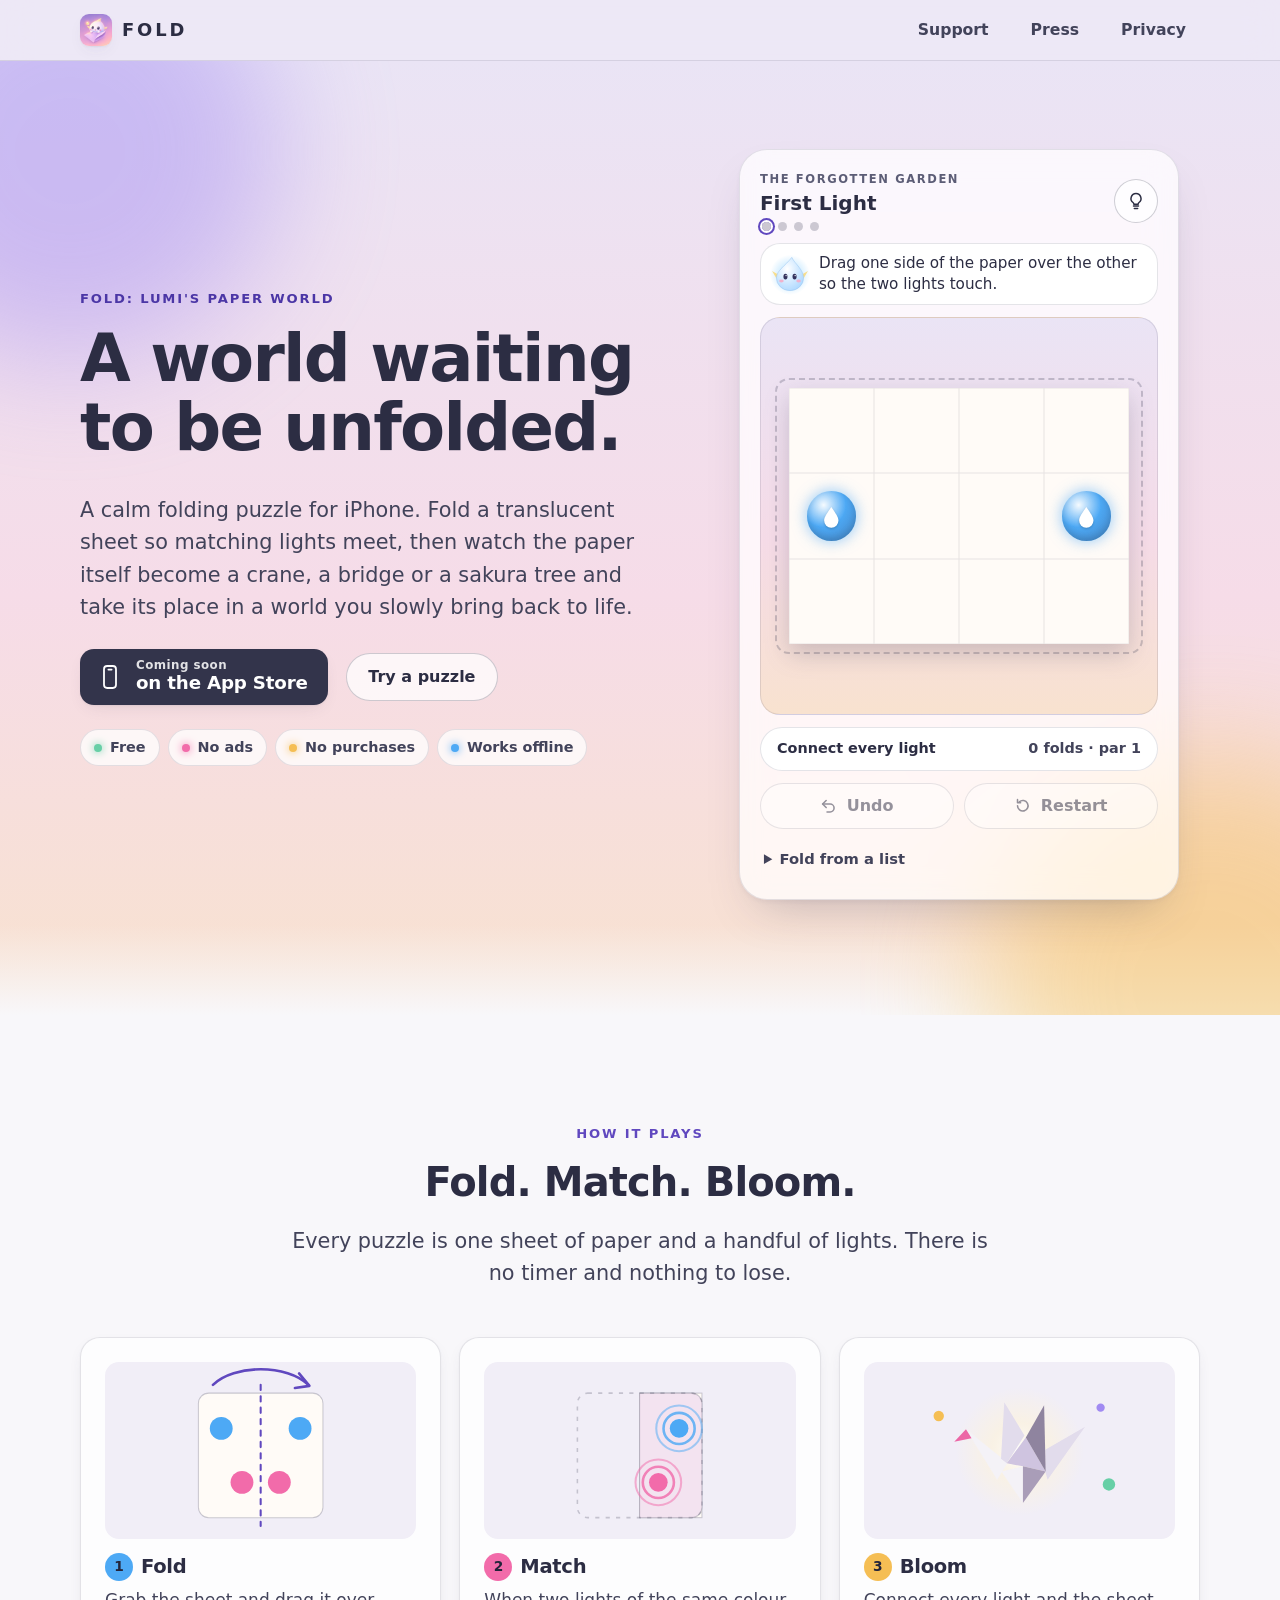
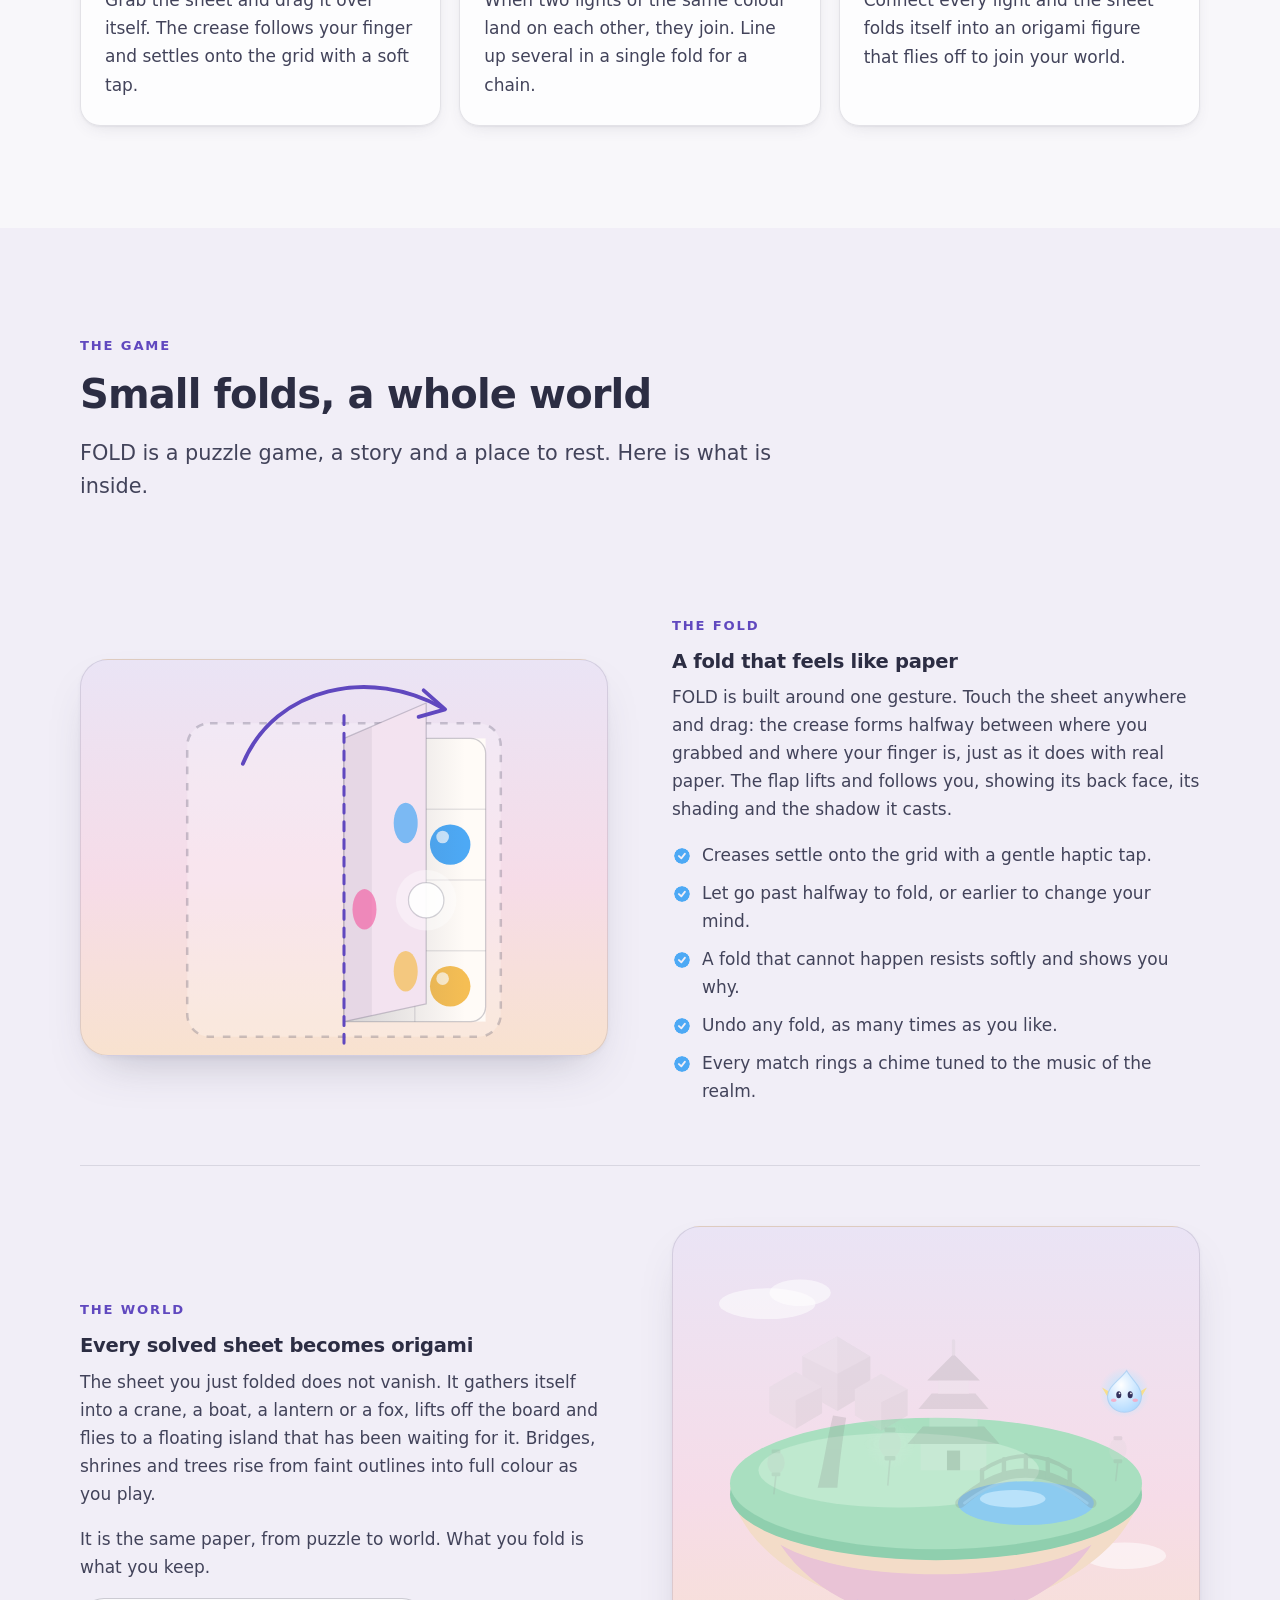
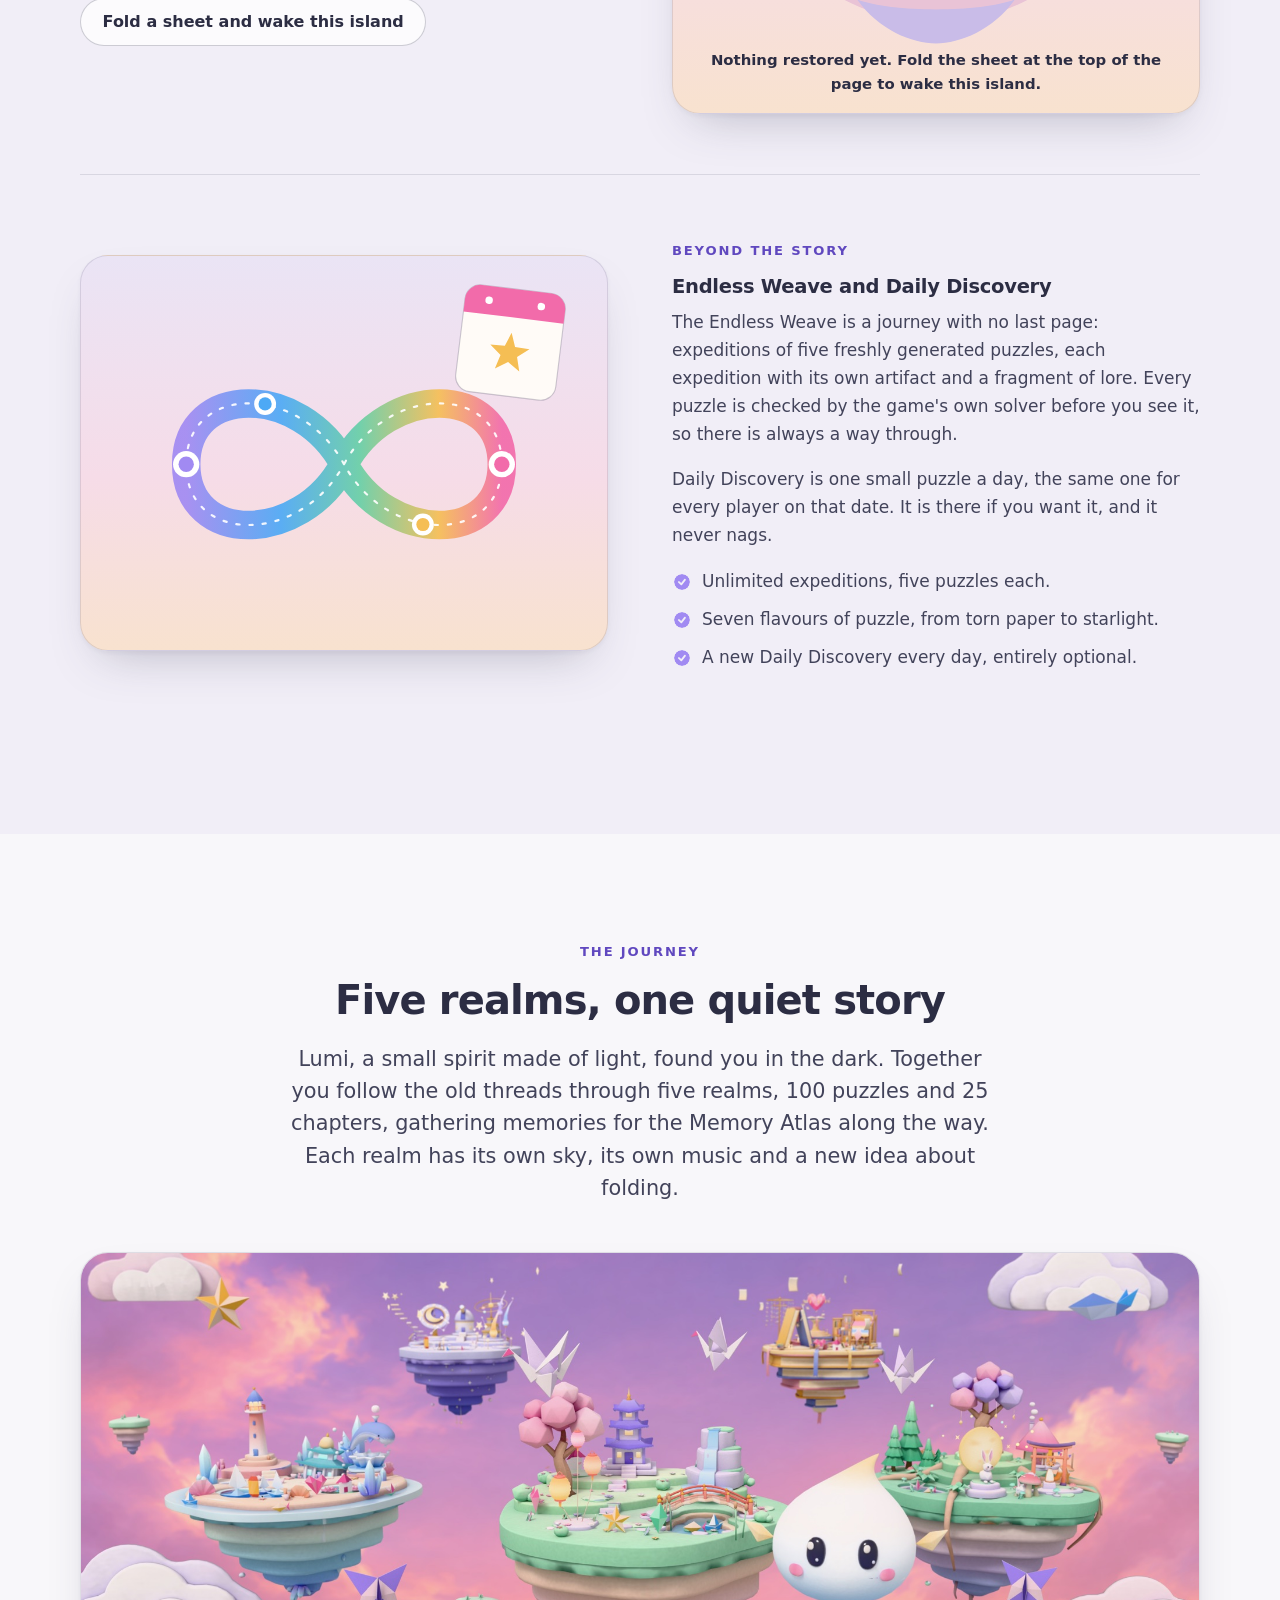
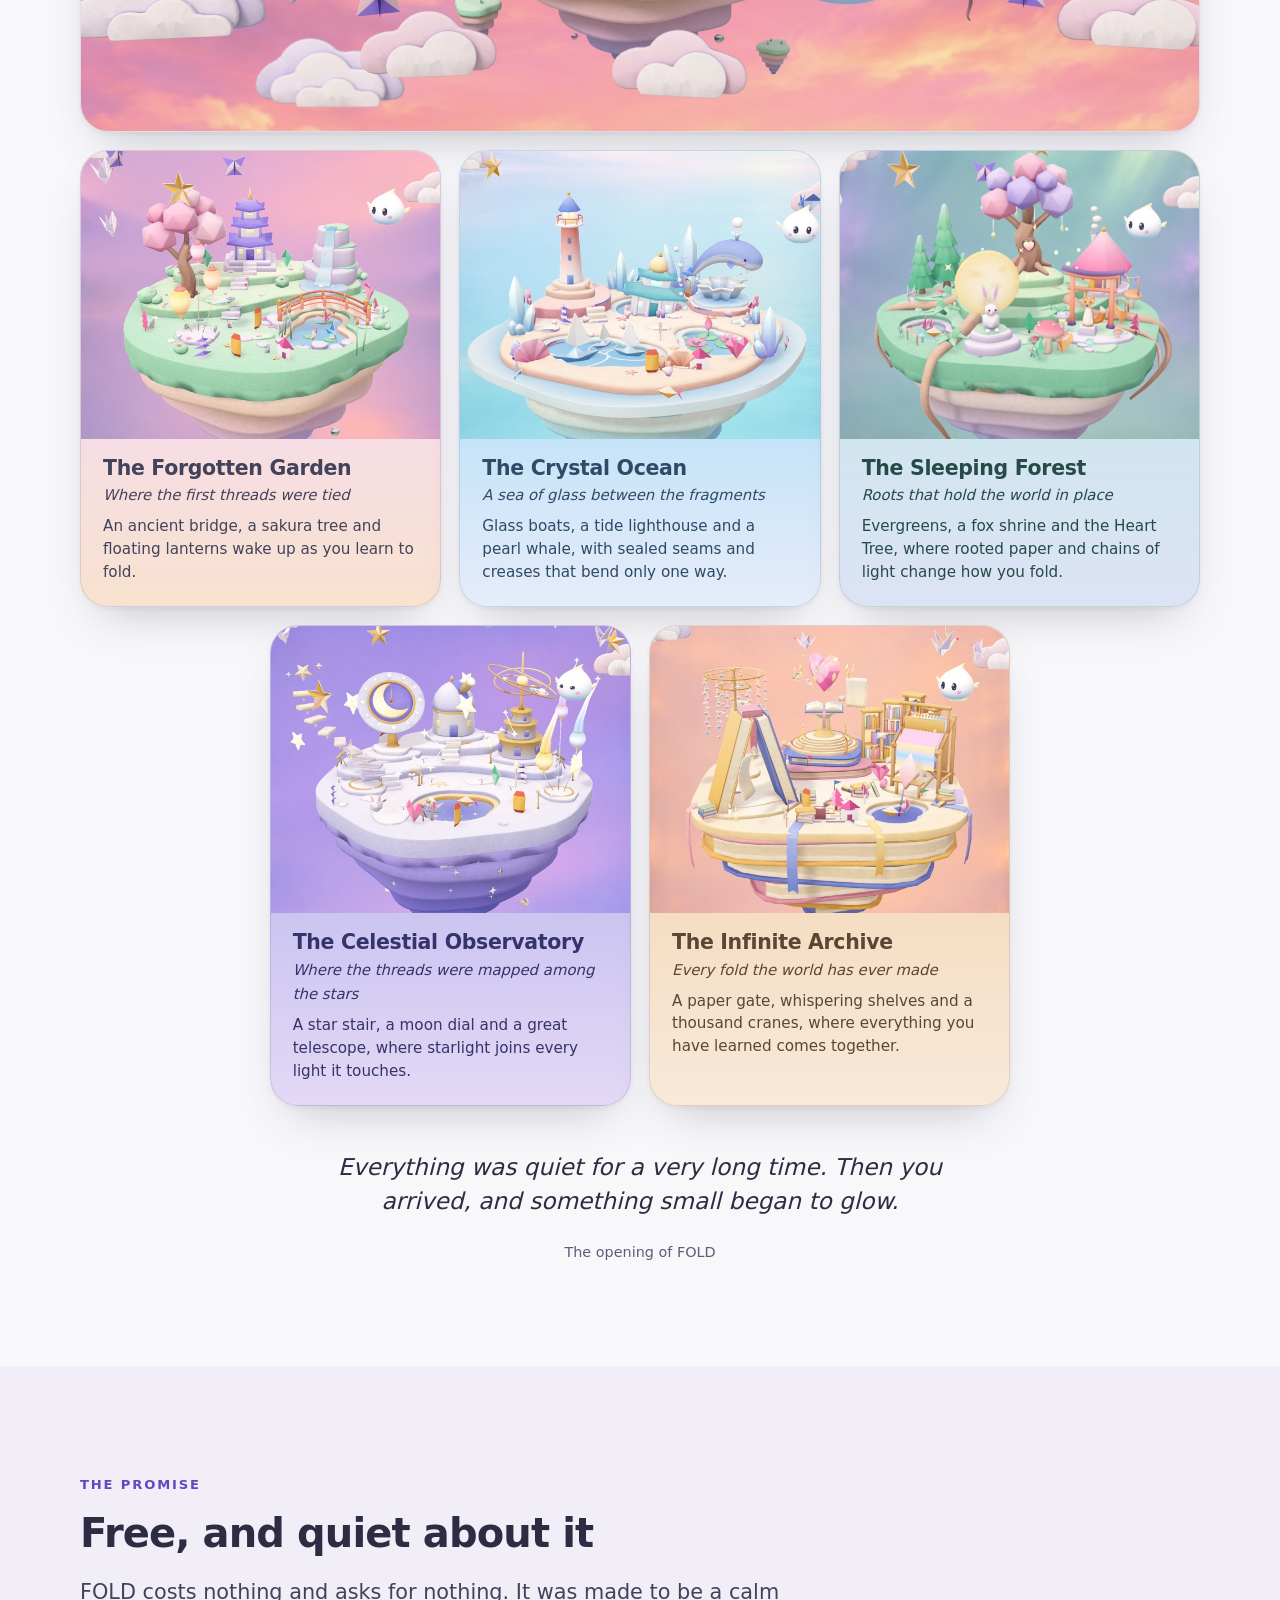
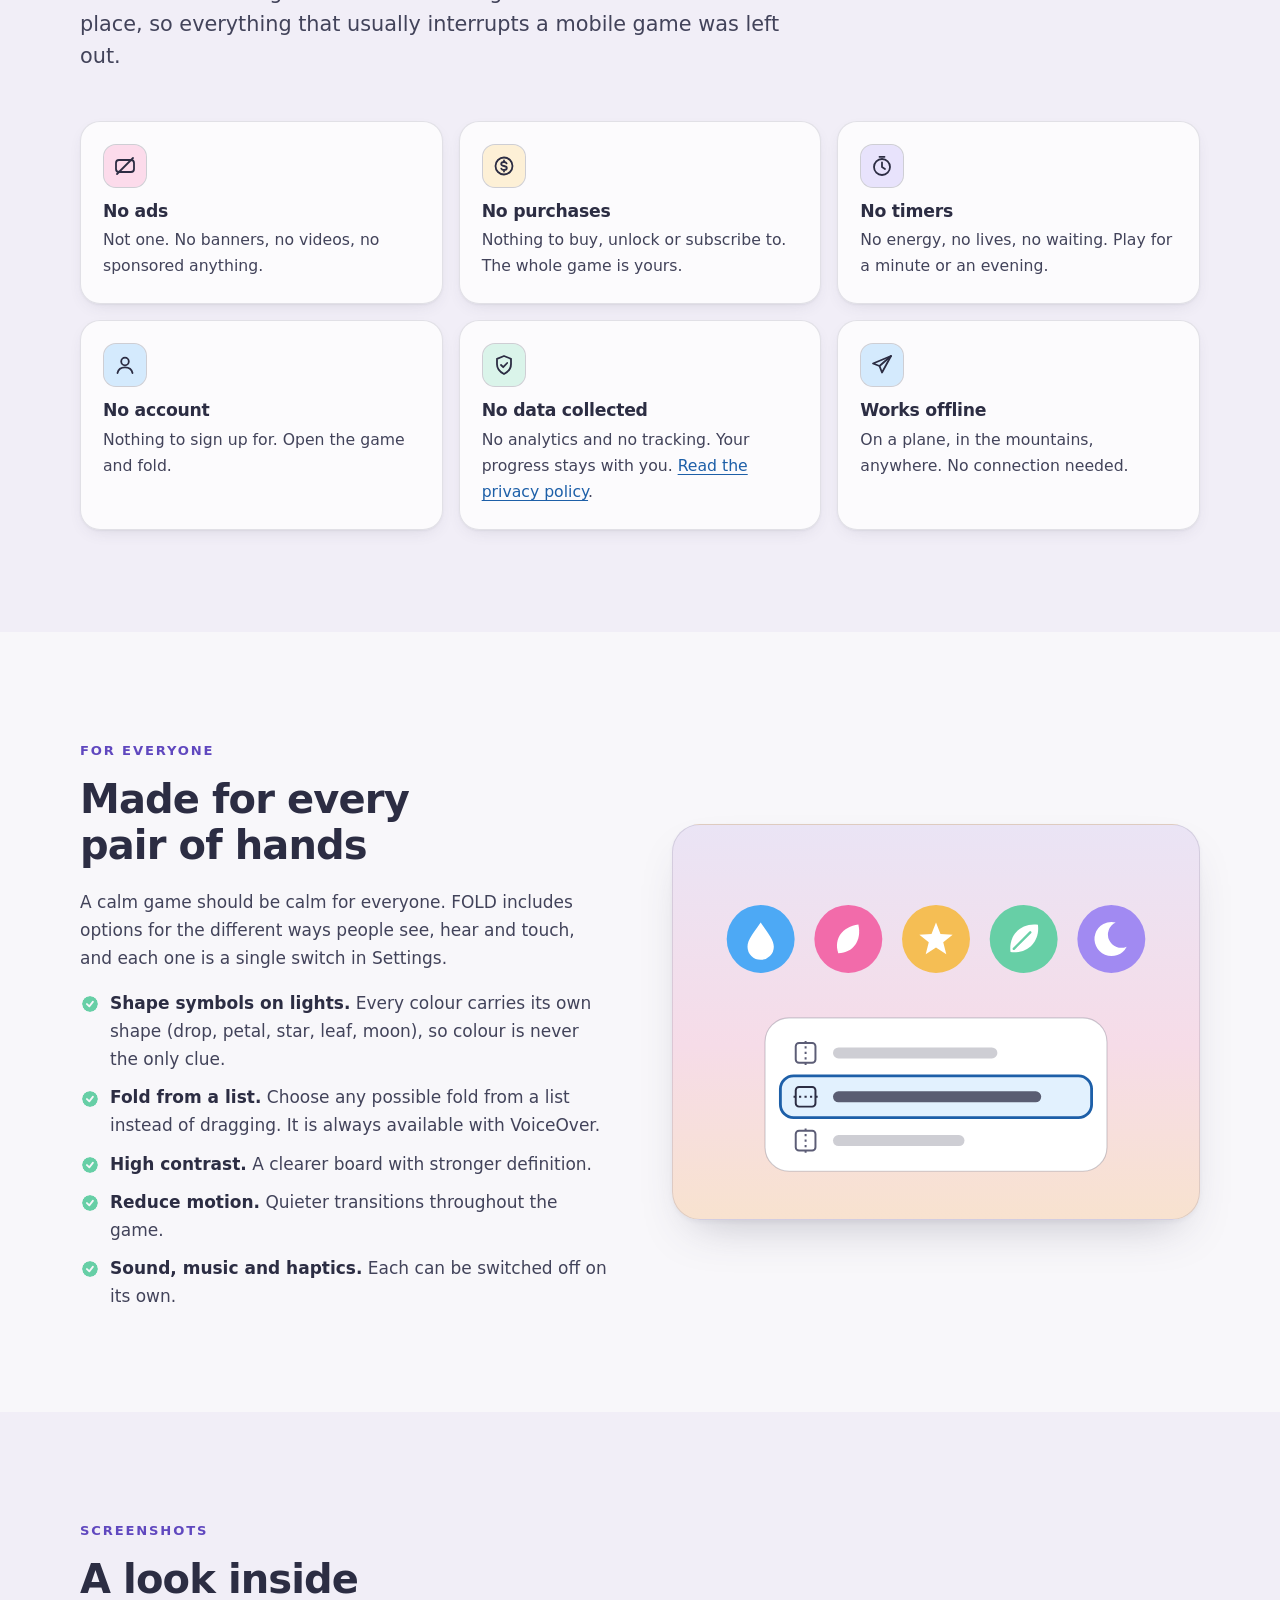
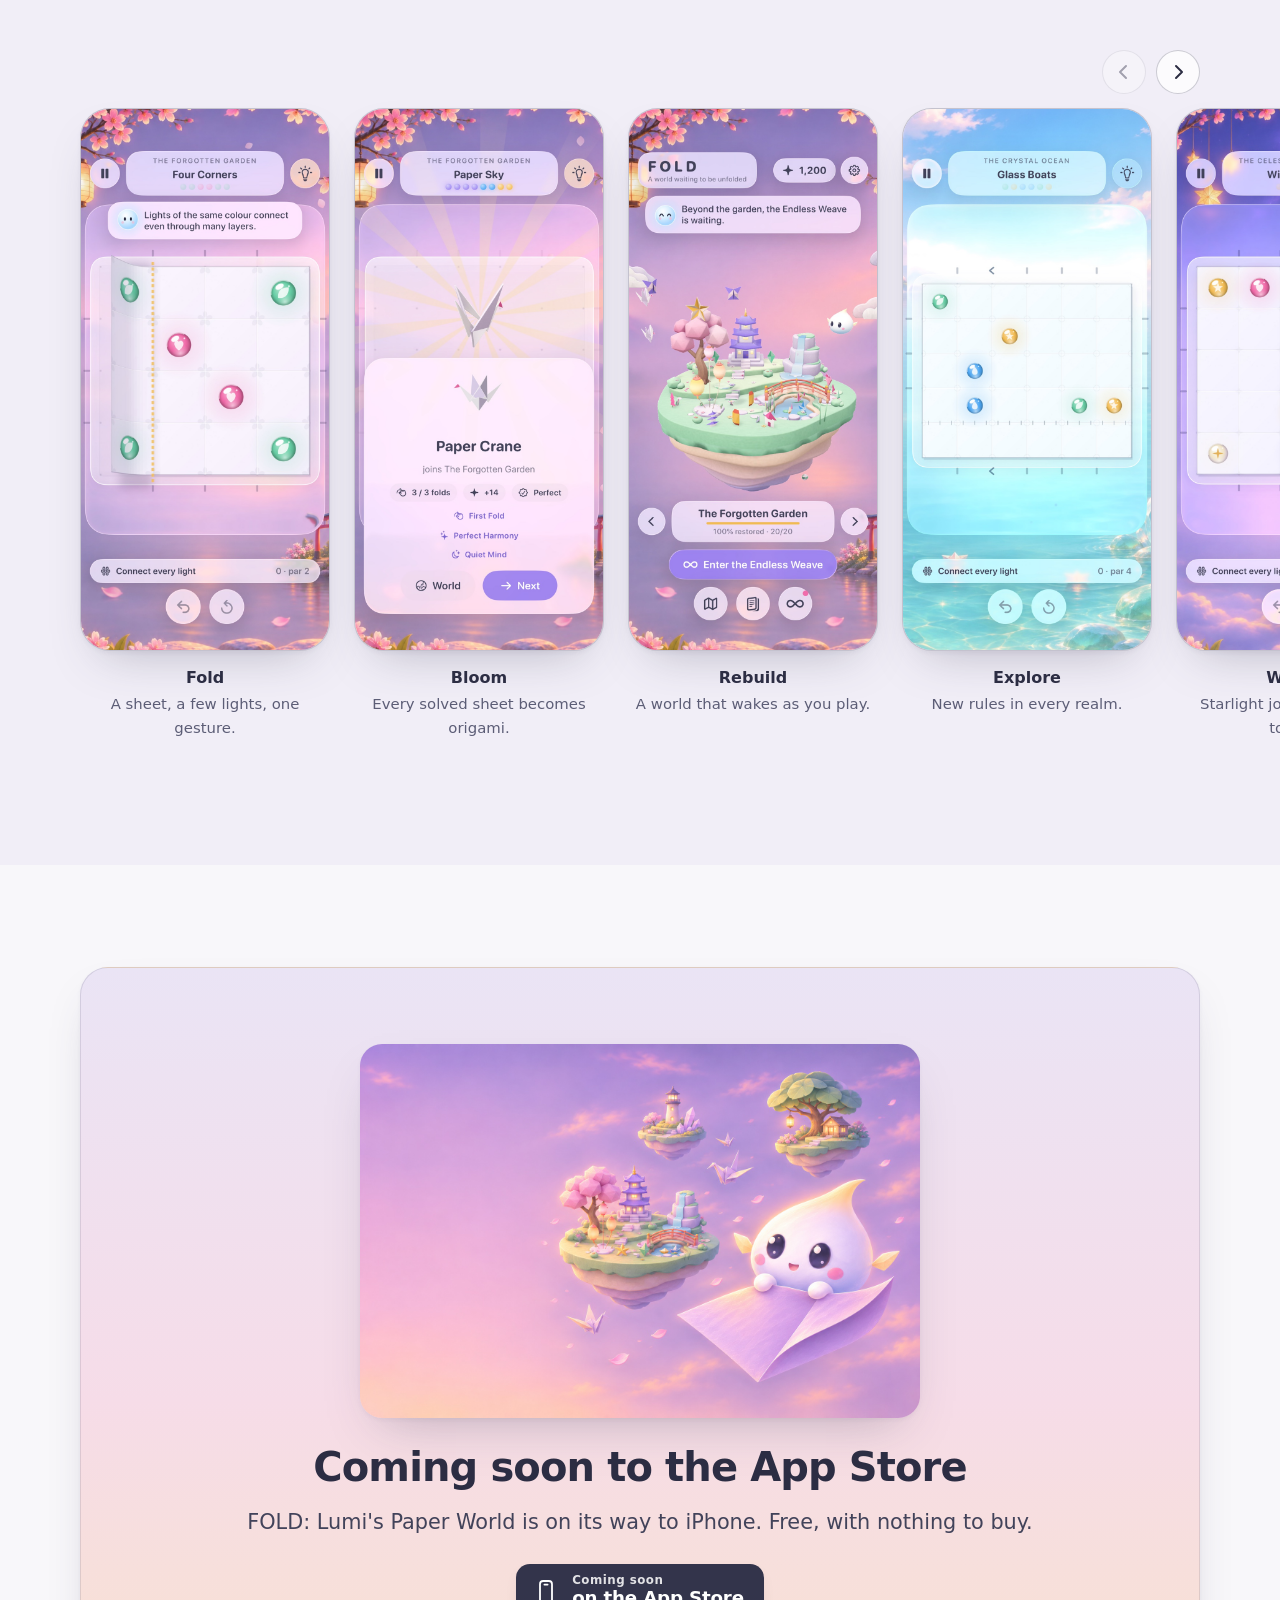
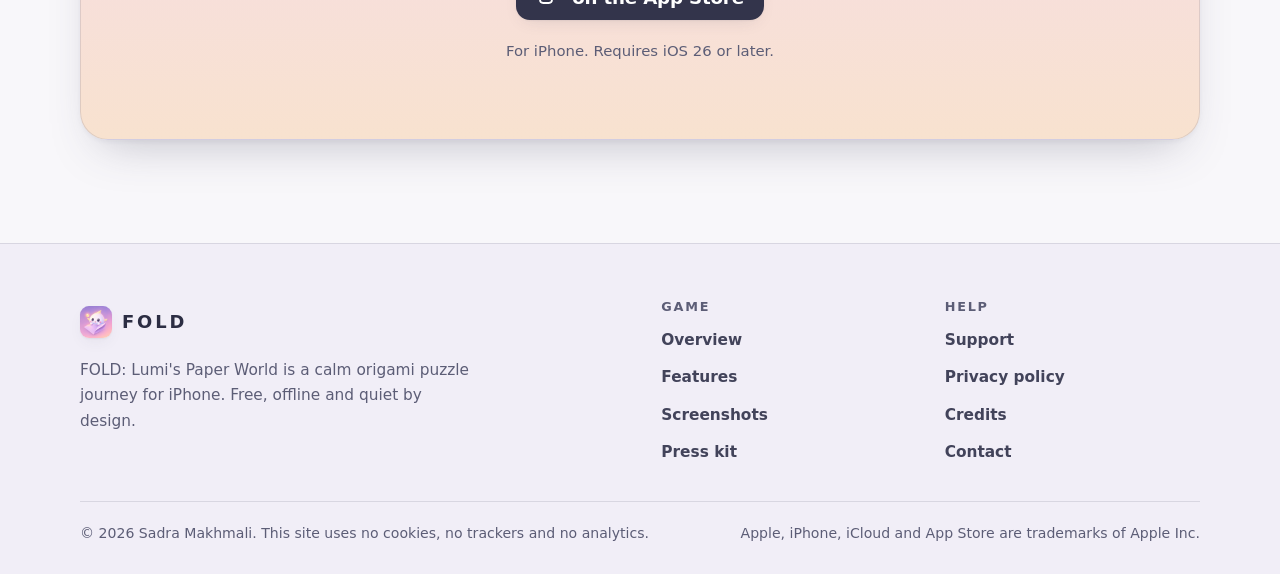
<file: index.html>
<!doctype html>
<html lang="en">
<head>
  <meta charset="utf-8">
  <meta name="viewport" content="width=device-width, initial-scale=1, viewport-fit=cover">
  <title>FOLD: Lumi's Paper World — A calm origami puzzle journey</title>
  <meta name="description" content="A free, calm folding puzzle for iPhone. Fold a sheet of light so matching colours meet, and watch each solved sheet become origami in a world you rebuild.">
  <link rel="canonical" href="https://foldgame.app/">
  <meta name="color-scheme" content="light dark">
  <meta name="theme-color" content="#EAE4F5" media="(prefers-color-scheme: light)">
  <meta name="theme-color" content="#14142A" media="(prefers-color-scheme: dark)">
  <meta name="format-detection" content="telephone=no">

  <meta property="og:type" content="website">
  <meta property="og:site_name" content="FOLD: Lumi's Paper World">
  <meta property="og:locale" content="en_US">
  <meta property="og:title" content="FOLD: Lumi's Paper World — A calm origami puzzle journey">
  <meta property="og:description" content="Fold a sheet of light so matching colours meet, and watch each solved sheet become origami in a world you rebuild. Free, no ads, no purchases, works offline.">
  <meta property="og:url" content="https://foldgame.app/">
  <meta property="og:image" content="https://foldgame.app/assets/img/og-image.png">
  <meta property="og:image:width" content="1200">
  <meta property="og:image:height" content="630">
  <meta property="og:image:alt" content="Lumi, a small white spirit, sitting in a fold of paper beside the words FOLD: Lumi's Paper World, with floating islands behind.">
  <meta name="twitter:card" content="summary_large_image">
  <meta name="twitter:title" content="FOLD: Lumi's Paper World — A calm origami puzzle journey">
  <meta name="twitter:description" content="Fold a sheet of light so matching colours meet, and watch each solved sheet become origami in a world you rebuild.">
  <meta name="twitter:image" content="https://foldgame.app/assets/img/og-image.png">

  <!-- SMART APP BANNER SLOT: when the app is live, replace APP_STORE_ID and uncomment (see README).
  <meta name="apple-itunes-app" content="app-id=APP_STORE_ID">
  -->

  <link rel="icon" href="favicon.ico" sizes="32x32">
  <link rel="icon" type="image/png" sizes="192x192" href="assets/img/favicon-192.png">
  <link rel="apple-touch-icon" href="assets/img/apple-touch-icon.png">
  <link rel="stylesheet" href="assets/css/site.css">
  <script src="assets/js/site.js" defer></script>
  <script src="assets/js/play.js" defer></script>

  <script type="application/ld+json">
  {
    "@context": "https://schema.org",
    "@type": ["VideoGame", "MobileApplication"],
    "name": "FOLD: Lumi's Paper World",
    "alternateName": "FOLD",
    "description": "A calm folding puzzle for iPhone. Fold a translucent sheet so matching lights meet, and watch each solved sheet become an origami figure that joins a world you rebuild.",
    "url": "https://foldgame.app/",
    "image": "https://foldgame.app/assets/img/og-image.png",
    "applicationCategory": "GameApplication",
    "genre": ["Puzzle", "Relaxing"],
    "operatingSystem": "iOS 26 or later",
    "inLanguage": "en",
    "author": { "@type": "Person", "name": "Sadra Makhmali" },
    "offers": { "@type": "Offer", "price": "0", "priceCurrency": "USD" }
  }
  </script>
</head>
<body>
  <a class="skip-link" href="#main">Skip to content</a>

  <svg class="svg-defs" aria-hidden="true" focusable="false">
    <defs>
      <linearGradient id="g-sky" x1="0" y1="0" x2="0" y2="1">
        <stop offset="0" stop-color="#DCD0F1"/>
        <stop offset="0.56" stop-color="#F6DCE8"/>
        <stop offset="1" stop-color="#F8E2CF"/>
      </linearGradient>
      <linearGradient id="g-mark" x1="0" y1="0" x2="0.35" y2="1">
        <stop offset="0" stop-color="#A592EC"/>
        <stop offset="0.6" stop-color="#EC9CC6"/>
        <stop offset="1" stop-color="#F6C592"/>
      </linearGradient>
      <radialGradient id="g-glow">
        <stop offset="0" stop-color="#FFFFFF" stop-opacity="0.95"/>
        <stop offset="0.45" stop-color="#FFF4D6" stop-opacity="0.55"/>
        <stop offset="1" stop-color="#FFF4D6" stop-opacity="0"/>
      </radialGradient>
      <linearGradient id="g-shade" x1="0" y1="0" x2="1" y2="0">
        <stop offset="0" stop-color="#42435A" stop-opacity="0.22"/>
        <stop offset="1" stop-color="#42435A" stop-opacity="0"/>
      </linearGradient>
      <linearGradient id="g-weave" x1="0" y1="0" x2="1" y2="0">
        <stop offset="0" stop-color="#A18AF2"/>
        <stop offset="0.3" stop-color="#4DA9F5"/>
        <stop offset="0.55" stop-color="#67CFA6"/>
        <stop offset="0.8" stop-color="#F5BE54"/>
        <stop offset="1" stop-color="#F26BAA"/>
      </linearGradient>
    </defs>
    <symbol id="crane" viewBox="140 190 710 550">
      <polygon points="835,332 640,608 628,565 628,452" fill="var(--o-2)"/>
      <polygon points="216,345 432,520 378,608" fill="var(--o-1)"/>
      <polygon points="216,345 155,410 245,392" fill="#EC66A6"/>
      <polygon points="415,205 520,378 428,522 398,498" fill="var(--o-2)"/>
      <polygon points="527,388 630,565 512,538 428,522" fill="var(--o-3)"/>
      <polygon points="622,220 630,565 527,388" fill="var(--o-5)"/>
      <polygon points="400,565 512,538 512,728" fill="var(--o-1)"/>
      <polygon points="512,538 630,565 512,728" fill="var(--o-4)"/>
    </symbol>
    <defs>
      <radialGradient id="g-lumi" cx="0.4" cy="0.35" r="0.75">
        <stop offset="0" stop-color="#FFFFFF"/>
        <stop offset="1" stop-color="#A9D6FF"/>
      </radialGradient>
      <radialGradient id="g-halo">
        <stop offset="0.45" stop-color="#BFE6FF" stop-opacity="0.75"/>
        <stop offset="1" stop-color="#BFE6FF" stop-opacity="0"/>
      </radialGradient>
    </defs>
    <symbol id="lumi" viewBox="0 0 48 48">
      <circle cx="24" cy="25" r="23" fill="url(#g-halo)"/>
      <path d="M9.5 24 L3.5 20.5 L8.5 29 Z" fill="#F8DE8C"/>
      <path d="M38.5 24 L44.5 20.5 L39.5 29 Z" fill="#F8DE8C"/>
      <path d="M26 5 C 30 13, 39.5 19, 39.5 28.5 A 15.5 14.5 0 0 1 8.5 28.5 C 8.5 20, 19 14.5, 26 5 Z" fill="url(#g-lumi)" stroke="#9CC6F0" stroke-opacity="0.6"/>
      <ellipse cx="18.8" cy="27" rx="2.3" ry="3.2" fill="#34325C"/>
      <ellipse cx="29.2" cy="27" rx="2.3" ry="3.2" fill="#34325C"/>
      <circle cx="19.5" cy="25.8" r="0.8" fill="#fff"/>
      <circle cx="29.900" cy="25.8" r="0.8" fill="#fff"/>
      <ellipse cx="14.2" cy="32" rx="2.6" ry="1.6" fill="#F7A8C4" opacity="0.85"/>
      <ellipse cx="33.8" cy="32" rx="2.6" ry="1.6" fill="#F7A8C4" opacity="0.85"/>
    </symbol>
    <symbol id="gl-b" viewBox="-20 -20 40 40"><path d="M0 -13 C 6 -4, 10 1, 10 6 A 10 10 0 1 1 -10 6 C -10 1, -6 -4, 0 -13 Z" fill="#fff"/></symbol>
    <symbol id="gl-p" viewBox="-20 -20 40 40"><path transform="rotate(35)" d="M0 -14 C 10 -5, 10 7, 0 14 C -10 7, -10 -5, 0 -14 Z" fill="#fff"/></symbol>
    <symbol id="gl-y" viewBox="-20 -20 40 40"><polygon points="0,-14 3.6,-4.9 13.3,-4.3 5.8,1.8 8.2,11.3 0,6 -8.2,11.3 -5.8,1.8 -13.3,-4.3 -3.6,-4.9" fill="#fff"/></symbol>
    <symbol id="gl-g" viewBox="-20 -20 40 40"><path d="M-11 11 C -13 -4, -2 -14, 12 -12 C 14 2, 4 13, -11 11 Z" fill="#fff"/><path d="M-8 8 L 5 -5" stroke="#000" stroke-opacity="0.2" stroke-width="2" stroke-linecap="round"/></symbol>
    <symbol id="gl-v" viewBox="-20 -20 40 40"><path d="M5 -13 A 13.5 13.5 0 1 0 13 6 A 10.5 10.5 0 0 1 5 -13 Z" fill="#fff"/></symbol>
    <symbol id="o-crane" viewBox="140 190 710 550"><use href="#crane" x="140" y="190" width="710" height="550"/></symbol>
    <symbol id="o-butterfly" viewBox="0 0 200 160">
      <polygon points="22,22 98,74 56,98" fill="#A18AF2"/>
      <polygon points="22,22 98,74 76,34" fill="#C6B8FF"/>
      <polygon points="178,22 102,74 144,98" fill="#8F78E8"/>
      <polygon points="178,22 102,74 124,34" fill="#B3A2F5"/>
      <polygon points="98,84 42,142 86,128" fill="#BBAAF7"/>
      <polygon points="102,84 158,142 114,128" fill="#9A86EE"/>
      <polygon points="100,58 93,98 100,144" fill="#F6F3FF"/>
      <polygon points="100,58 107,98 100,144" fill="#D5CCF0"/>
    </symbol>
    <symbol id="o-lotus" viewBox="0 0 200 160">
      <polygon points="14,100 72,90 86,124 40,128" fill="#F9C9DD"/>
      <polygon points="186,100 128,90 114,124 160,128" fill="#F2A9C8"/>
      <polygon points="40,90 90,54 86,120" fill="#F6B6D2"/>
      <polygon points="160,90 110,54 114,120" fill="#EE9DC0"/>
      <polygon points="100,28 70,104 100,130" fill="#FBD6E6"/>
      <polygon points="100,28 130,104 100,130" fill="#EF8DB8"/>
      <polygon points="40,128 100,128 100,148 70,148" fill="#7BD6B1"/>
      <polygon points="100,128 160,128 130,148 100,148" fill="#4FB892"/>
    </symbol>
    <symbol id="o-star" viewBox="0 0 200 160">
      <polygon points="100,80 100,14 116.5,57.3" fill="#FBD98A"/>
      <polygon points="100,80 116.5,57.3 162.800,59.600" fill="#E9A93A"/>
      <polygon points="100,80 162.800,59.600 126.600,88.700" fill="#FBD98A"/>
      <polygon points="100,80 126.600,88.700 138.800,133.400" fill="#E9A93A"/>
      <polygon points="100,80 138.800,133.400 100,108" fill="#FBD98A"/>
      <polygon points="100,80 100,108 61.200,133.400" fill="#E9A93A"/>
      <polygon points="100,80 61.200,133.400 73.400,88.700" fill="#FBD98A"/>
      <polygon points="100,80 73.400,88.700 37.200,59.600" fill="#E9A93A"/>
      <polygon points="100,80 37.200,59.600 83.5,57.3" fill="#FBD98A"/>
      <polygon points="100,80 83.5,57.3 100,14" fill="#E9A93A"/>
    </symbol>
  </svg>

  <header class="site-header">
    <div class="container header-inner">
      <a class="brand" href="./" aria-label="FOLD home">
        <img class="brand-mark" src="assets/img/favicon-192.png" width="32" height="32" alt="">
        <span class="brand-name">FOLD</span>
      </a>
      <nav class="site-nav" aria-label="Main">
        <ul>
          <li><a href="support/">Support</a></li>
          <li><a href="press/">Press</a></li>
          <li><a href="privacy/">Privacy</a></li>
        </ul>
      </nav>
    </div>
  </header>

  <main id="main">

    <!-- Hero -->
    <section class="hero" aria-labelledby="hero-title">
      <div class="container hero-grid">
        <div class="hero-copy">
          <p class="eyebrow">FOLD: Lumi's Paper World</p>
          <h1 id="hero-title">A world waiting to be unfolded.</h1>
          <p class="lead">A calm folding puzzle for iPhone. Fold a translucent sheet so matching lights meet, then watch the paper itself become a crane, a bridge or a sakura tree and take its place in a world you slowly bring back to life.</p>
          <div class="hero-actions">
            <!-- APP STORE BADGE SLOT: replace this placeholder with Apple's official badge and the real App Store link (see README). -->
            <a class="store-badge" href="#" data-store-link aria-label="Coming soon on the App Store">
              <svg viewBox="0 0 28 28" aria-hidden="true" fill="none" stroke="currentColor" stroke-width="1.8" stroke-linecap="round">
                <rect x="8" y="3" width="12" height="22" rx="3.2"/>
                <line x1="12.4" y1="6.6" x2="15.6" y2="6.6"/>
              </svg>
              <span class="store-badge-text"><small>Coming soon</small><strong>on the App Store</strong></span>
            </a>
            <a class="btn btn-ghost" href="#play">Try a puzzle</a>
          </div>
          <ul class="chips" aria-label="At a glance">
            <li style="--dot: var(--green)">Free</li>
            <li style="--dot: var(--pink)">No ads</li>
            <li style="--dot: var(--gold)">No purchases</li>
            <li style="--dot: var(--blue)">Works offline</li>
          </ul>
        </div>

        <div class="play" id="play" data-play>
          <div class="play-head">
            <div class="play-title">
              <p class="play-realm">The Forgotten Garden</p>
              <p class="play-name" data-play-name>First Light</p>
              <ol class="play-steps" data-play-steps aria-label="Puzzle 1 of 4"><li aria-current="step"></li><li></li><li></li><li></li></ol>
            </div>
            <button class="icon-btn play-hint js-only" type="button" data-play-hint aria-label="Show a hint">
              <svg viewBox="0 0 24 24" aria-hidden="true" fill="none" stroke="currentColor" stroke-width="1.8" stroke-linecap="round" stroke-linejoin="round"><path d="M9 18h6M10 21h4M12 3a6 6 0 0 0-3.6 10.800c.6.500 1 1.200 1 2v.200h5.200v-.200c0-.800.400-1.500 1-2A6 6 0 0 0 12 3Z"/></svg>
            </button>
          </div>
          <p class="play-lumi">
            <svg viewBox="0 0 48 48" aria-hidden="true"><use href="#lumi"/></svg>
            <span data-play-tip>Drag one side of the paper over the other so the two lights touch.</span>
          </p>
          <div class="play-stage" data-play-stage>
            <div class="pz-board" data-play-board aria-hidden="true" style="aspect-ratio: 4 / 3; width: 100%">
              <div class="pz-frame"></div>
              <div class="pz-sheet">
                <div class="pz-tile" data-layers="1" style="left:0%;top:0.0000%;width:25%;height:33.3333%"></div>
                <div class="pz-tile" data-layers="1" style="left:25%;top:0.0000%;width:25%;height:33.3333%"></div>
                <div class="pz-tile" data-layers="1" style="left:50%;top:0.0000%;width:25%;height:33.3333%"></div>
                <div class="pz-tile" data-layers="1" style="left:75%;top:0.0000%;width:25%;height:33.3333%"></div>
                <div class="pz-tile" data-layers="1" style="left:0%;top:33.3333%;width:25%;height:33.3333%"><div class="pz-orbs" data-n="1"><span class="pz-orb" data-c="b"><svg viewBox="-20 -20 40 40" aria-hidden="true"><use href="#gl-b" x="-20" y="-20" width="40" height="40"/></svg></span></div></div>
                <div class="pz-tile" data-layers="1" style="left:25%;top:33.3333%;width:25%;height:33.3333%"></div>
                <div class="pz-tile" data-layers="1" style="left:50%;top:33.3333%;width:25%;height:33.3333%"></div>
                <div class="pz-tile" data-layers="1" style="left:75%;top:33.3333%;width:25%;height:33.3333%"><div class="pz-orbs" data-n="1"><span class="pz-orb" data-c="b"><svg viewBox="-20 -20 40 40" aria-hidden="true"><use href="#gl-b" x="-20" y="-20" width="40" height="40"/></svg></span></div></div>
                <div class="pz-tile" data-layers="1" style="left:0%;top:66.6667%;width:25%;height:33.3333%"></div>
                <div class="pz-tile" data-layers="1" style="left:25%;top:66.6667%;width:25%;height:33.3333%"></div>
                <div class="pz-tile" data-layers="1" style="left:50%;top:66.6667%;width:25%;height:33.3333%"></div>
                <div class="pz-tile" data-layers="1" style="left:75%;top:66.6667%;width:25%;height:33.3333%"></div>
              </div>
            </div>
            <div class="play-reveal" data-play-reveal hidden>
              <div class="play-rays" aria-hidden="true"></div>
              <svg class="play-art" viewBox="0 0 200 160" aria-hidden="true"><use data-play-art href="#o-crane" width="200" height="160"/></svg>
              <p class="play-art-name" data-play-art-name>Paper Crane</p>
              <p class="play-art-sub">joins The Forgotten Garden</p>
              <p class="play-art-blurb" data-play-art-blurb></p>
              <ul class="play-tags">
                <li data-play-folds>1 / 1 fold</li>
                <li data-play-perfect>Perfect</li>
                <li data-play-landmark>Ancient Bridge restored</li>
              </ul>
              <p class="play-finale" data-play-finale hidden>That was the first few minutes. The game goes on through five realms and 100 puzzles.</p>
              <div class="play-actions">
                <a class="btn btn-ghost" href="#world">World</a>
                <button class="btn btn-primary" type="button" data-play-next>Next</button>
              </div>
            </div>
          </div>
          <p class="visually-hidden" data-play-describe>Puzzle 1 of 4, First Light. The frame is 4 columns by 3 rows. Lights: blue at column 1, row 2; blue at column 4, row 2.</p>
          <p class="visually-hidden" role="status" aria-live="polite" data-play-status></p>
          <p class="play-goal"><span>Connect every light</span><span data-play-count>0 folds · par 1</span></p>
          <div class="play-controls js-only">
            <button class="btn btn-ghost" type="button" data-play-undo disabled>
              <svg viewBox="0 0 20 20" aria-hidden="true" fill="none" stroke="currentColor" stroke-width="1.8" stroke-linecap="round" stroke-linejoin="round"><path d="M7 4 3 8l4 4"/><path d="M3 8h8.500a4.500 4.500 0 0 1 0 9H8"/></svg>
              Undo
            </button>
            <button class="btn btn-ghost" type="button" data-play-restart disabled>
              <svg viewBox="0 0 20 20" aria-hidden="true" fill="none" stroke="currentColor" stroke-width="1.8" stroke-linecap="round" stroke-linejoin="round"><path d="M4 10a6 6 0 1 0 2-4.500"/><path d="M4 3v3.500h3.500"/></svg>
              Restart
            </button>
          </div>
          <details class="play-list js-only">
            <summary>Fold from a list</summary>
            <p>Every fold that is possible right now, for playing without dragging.</p>
            <ul data-play-moves></ul>
          </details>
        </div>
      </div>
      <div class="hero-fade"></div>
    </section>

    <!-- How it plays -->
    <section class="section" id="how" aria-labelledby="how-title">
      <div class="container">
        <div class="section-head center" data-reveal>
          <p class="eyebrow">How it plays</p>
          <h2 id="how-title">Fold. Match. Bloom.</h2>
          <p class="lead">Every puzzle is one sheet of paper and a handful of lights. There is no timer and nothing to lose.</p>
        </div>
        <ol class="steps">
          <li class="step" data-reveal>
            <svg class="step-art" viewBox="0 0 300 170" aria-hidden="true">
              <rect x="90" y="30" width="120" height="120" rx="10" fill="var(--paper)" stroke="var(--line-strong)"/>
              <line x1="150" y1="22" x2="150" y2="158" stroke="var(--accent)" stroke-width="2" stroke-dasharray="5 6" stroke-linecap="round"/>
              <circle cx="112" cy="64" r="11" fill="#4DA9F5"/><circle cx="188" cy="64" r="11" fill="#4DA9F5"/>
              <circle cx="132" cy="116" r="11" fill="#F26BAA"/><circle cx="168" cy="116" r="11" fill="#F26BAA"/>
              <path d="M104 22 C 124 2, 176 2, 196 22" fill="none" stroke="var(--accent)" stroke-width="2.5" stroke-linecap="round"/>
              <path d="M187 11 L197 23 L183 25" fill="none" stroke="var(--accent)" stroke-width="2.5" stroke-linecap="round" stroke-linejoin="round"/>
            </svg>
            <h3><span class="step-num" style="--c: var(--blue)">1</span>Fold</h3>
            <p>Grab the sheet and drag it over itself. The crease follows your finger and settles onto the grid with a soft tap.</p>
          </li>
          <li class="step" data-reveal>
            <svg class="step-art" viewBox="0 0 300 170" aria-hidden="true">
              <rect x="150" y="30" width="60" height="120" rx="0" fill="var(--paper)" stroke="var(--line-strong)"/>
              <path d="M150 30 h50 a10 10 0 0 1 10 10 v100 a10 10 0 0 1 -10 10 h-50 z" fill="var(--paper-back)" stroke="var(--line-strong)"/>
              <rect x="90" y="30" width="120" height="120" rx="10" fill="none" stroke="var(--frame)" stroke-width="1.5" stroke-dasharray="4 6"/>
              <circle cx="188" cy="64" r="22" fill="none" stroke="#4DA9F5" stroke-width="2" opacity="0.5"/>
              <circle cx="188" cy="64" r="15" fill="none" stroke="#4DA9F5" stroke-width="2.5" opacity="0.8"/>
              <circle cx="188" cy="64" r="9" fill="#4DA9F5"/>
              <circle cx="168" cy="116" r="22" fill="none" stroke="#F26BAA" stroke-width="2" opacity="0.5"/>
              <circle cx="168" cy="116" r="15" fill="none" stroke="#F26BAA" stroke-width="2.5" opacity="0.8"/>
              <circle cx="168" cy="116" r="9" fill="#F26BAA"/>
            </svg>
            <h3><span class="step-num" style="--c: var(--pink)">2</span>Match</h3>
            <p>When two lights of the same colour land on each other, they join. Line up several in a single fold for a chain.</p>
          </li>
          <li class="step" data-reveal>
            <svg class="step-art" viewBox="0 0 300 170" aria-hidden="true">
              <circle cx="150" cy="86" r="62" fill="url(#g-glow)"/>
              <use href="#crane" x="84" y="36" width="132" height="102"/>
              <circle cx="72" cy="52" r="5" fill="#F5BE54"/><circle cx="236" cy="118" r="6" fill="#67CFA6"/><circle cx="228" cy="44" r="4" fill="#A18AF2"/>
            </svg>
            <h3><span class="step-num" style="--c: var(--gold)">3</span>Bloom</h3>
            <p>Connect every light and the sheet folds itself into an origami figure that flies off to join your world.</p>
          </li>
        </ol>
      </div>
    </section>

    <!-- Features -->
    <section class="section section-soft" id="features" aria-labelledby="features-title">
      <div class="container">
        <div class="section-head" data-reveal>
          <p class="eyebrow">The game</p>
          <h2 id="features-title">Small folds, a whole world</h2>
          <p class="lead">FOLD is a puzzle game, a story and a place to rest. Here is what is inside.</p>
        </div>

        <article class="feature" data-reveal>
          <div class="feature-art">
            <svg viewBox="32 14 416 312" role="img" aria-label="A sheet of paper being folded in half. The lifted flap carries two lights toward their matching lights on the other half.">
              <rect x="116" y="64" width="248" height="248" rx="18" fill="var(--ghost)" stroke="var(--frame)" stroke-width="2" stroke-dasharray="6 7"/>
              <rect x="240" y="76" width="112" height="224" fill="var(--paper)"/>
              <path d="M240 76 h100 a12 12 0 0 1 12 12 v200 a12 12 0 0 1 -12 12 h-100 z" fill="var(--paper)" stroke="var(--line-strong)"/>
              <g stroke="var(--paper-line)" stroke-width="1.2"><line x1="296" y1="76" x2="296" y2="300"/><line x1="240" y1="132" x2="352" y2="132"/><line x1="240" y1="188" x2="352" y2="188"/><line x1="240" y1="244" x2="352" y2="244"/></g>
              <circle cx="324" cy="160" r="16" fill="#4DA9F5"/><circle cx="318" cy="154" r="5" fill="#fff" opacity="0.7"/>
              <circle cx="268" cy="216" r="16" fill="#F26BAA"/><circle cx="262" cy="210" r="5" fill="#fff" opacity="0.7"/>
              <circle cx="324" cy="272" r="16" fill="#F5BE54"/><circle cx="318" cy="266" r="5" fill="#fff" opacity="0.7"/>
              <rect x="240" y="76" width="96" height="224" fill="url(#g-shade)"/>
              <polygon points="240,76 305,48 305,286 240,300" fill="var(--paper-back)" stroke="var(--line-strong)" stroke-linejoin="round"/>
              <polygon points="240,76 262,66.5 262,295.3 240,300" fill="#42435A" opacity="0.07"/>
              <g opacity="0.72">
                <ellipse cx="288.8" cy="142.9" rx="9.5" ry="16" fill="#4DA9F5"/>
                <ellipse cx="256.2" cy="211.2" rx="9.5" ry="16" fill="#F26BAA"/>
                <ellipse cx="288.8" cy="260.2" rx="9.5" ry="16" fill="#F5BE54"/>
              </g>
              <line x1="240" y1="58" x2="240" y2="318" stroke="var(--accent)" stroke-width="2.4" stroke-dasharray="7 7" stroke-linecap="round"/>
              <path d="M160 96 C 186 34, 262 20, 318 52" fill="none" stroke="var(--accent)" stroke-width="3" stroke-linecap="round"/>
              <path d="M303 38 L320 53 L299 59" fill="none" stroke="var(--accent)" stroke-width="3" stroke-linecap="round" stroke-linejoin="round"/>
              <circle cx="305" cy="204" r="24" fill="#fff" opacity="0.35"/>
              <circle cx="305" cy="204" r="14" fill="#fff" opacity="0.9" stroke="var(--line-strong)"/>
            </svg>
          </div>
          <div class="feature-copy">
            <p class="eyebrow">The fold</p>
            <h3>A fold that feels like paper</h3>
            <p>FOLD is built around one gesture. Touch the sheet anywhere and drag: the crease forms halfway between where you grabbed and where your finger is, just as it does with real paper. The flap lifts and follows you, showing its back face, its shading and the shadow it casts.</p>
            <ul class="ticks" style="--c: var(--blue)">
              <li>Creases settle onto the grid with a gentle haptic tap.</li>
              <li>Let go past halfway to fold, or earlier to change your mind.</li>
              <li>A fold that cannot happen resists softly and shows you why.</li>
              <li>Undo any fold, as many times as you like.</li>
              <li>Every match rings a chime tuned to the music of the realm.</li>
            </ul>
          </div>
        </article>

        <article class="feature flip" id="world" data-reveal>
          <div class="feature-art world-art" data-world>
            <svg viewBox="0 0 480 380" role="img" aria-label="A floating garden island with a red bridge, a sakura tree, lanterns and a temple. Origami figures fly around it and a small glowing spirit watches.">
              <ellipse cx="86" cy="70" rx="44" ry="14" fill="var(--cloud)"/><ellipse cx="116" cy="60" rx="28" ry="12" fill="var(--cloud)"/>
              <ellipse cx="412" cy="300" rx="38" ry="12" fill="var(--cloud)"/>
              <path d="M52 236 C 96 300, 384 300, 428 236 C 420 300, 330 350, 240 356 C 150 350, 60 300, 52 236 Z" fill="#F3DCC8"/>
              <path d="M98 290 C 160 326, 320 326, 382 290 C 350 338, 290 360, 240 362 C 190 360, 130 338, 98 290 Z" fill="#E9C3D6"/>
              <path d="M168 340 C 200 352, 280 352, 312 340 C 292 368, 262 380, 240 380 C 218 380, 188 368, 168 340 Z" fill="#C9BCE8"/>
              <ellipse cx="240" cy="244" rx="188" ry="60" fill="#8FCFAE"/>
              <ellipse cx="240" cy="234" rx="188" ry="60" fill="#A9DFC0"/>
              <ellipse cx="206" cy="222" rx="128" ry="34" fill="#BFE9CF"/>
              <ellipse cx="322" cy="252" rx="62" ry="20" fill="#8CCBF0"/>
              <ellipse cx="310" cy="248" rx="30" ry="8" fill="#B9E2FA"/>
              <g class="lm" data-landmark="temple">
                <rect x="226" y="196" width="60" height="26" fill="#EDE8FB"/>
                <rect x="250" y="204" width="12" height="18" fill="#6F5BC9"/>
                <polygon points="214,198 298,198 284,182 228,182" fill="#8F78E8"/>
                <rect x="234" y="164" width="44" height="18" fill="#EDE8FB"/>
                <polygon points="224,166 288,166 276,152 236,152" fill="#A18AF2"/>
                <rect x="242" y="138" width="28" height="14" fill="#EDE8FB"/>
                <polygon points="232,140 280,140 256,116" fill="#8F78E8"/>
                <line x1="256" y1="116" x2="256" y2="104" stroke="#F5BE54" stroke-width="3" stroke-linecap="round"/>
              </g>
              <g class="lm" data-landmark="tree">
                <path d="M132 238 C 138 214, 140 196, 146 172 L 158 174 C 154 198, 152 216, 150 238 Z" fill="#9C7B6E"/>
                <polygon points="118,118 150,100 180,118 180,150 150,168 118,150" fill="#F6B6D2"/>
                <polygon points="118,118 150,100 150,134" fill="#FBD3E4"/>
                <polygon points="150,134 180,118 180,150 150,168" fill="#EE9DC0"/>
                <polygon points="88,146 112,132 136,146 136,170 112,184 88,170" fill="#F9C4DB"/>
                <polygon points="112,158 136,146 136,170 112,184" fill="#F0A6C6"/>
                <polygon points="166,148 190,134 214,148 214,172 190,186 166,172" fill="#F9C4DB"/>
                <polygon points="190,160 214,148 214,172 190,186" fill="#F0A6C6"/>
              </g>
              <g class="lm" data-landmark="bridge">
                <path d="M262 252 Q 322 198 382 252" fill="none" stroke="#E0625F" stroke-width="9" stroke-linecap="round"/>
                <g stroke="#E0625F" stroke-width="4" stroke-linecap="round"><line x1="282" y1="237" x2="282" y2="222"/><line x1="302" y1="228" x2="302" y2="212"/><line x1="322" y1="225" x2="322" y2="208"/><line x1="342" y1="228" x2="342" y2="212"/><line x1="362" y1="237" x2="362" y2="222"/></g>
                <path d="M282 222 Q 322 196 362 222" fill="none" stroke="#E0625F" stroke-width="3.5" stroke-linecap="round"/>
                <path d="M266 252 Q 322 208 378 252" fill="none" stroke="#F6C1B4" stroke-width="2.5" stroke-linecap="round"/>
              </g>
              <g class="lm" data-landmark="lanterns">
                <circle cx="198" cy="198" r="24" fill="url(#g-glow)" opacity="0.6"/>
                <line x1="196" y1="236" x2="198" y2="212" stroke="#C9973A" stroke-width="1.5"/>
                <ellipse cx="198" cy="198" rx="10" ry="13" fill="#F8D879"/><rect x="193" y="183" width="10" height="4" rx="1" fill="#C9973A"/><rect x="193" y="209" width="10" height="4" rx="1" fill="#C9973A"/>
                <line x1="92" y1="244" x2="94" y2="226" stroke="#C9973A" stroke-width="1.5"/>
                <ellipse cx="94" cy="215" rx="8" ry="10.5" fill="#F7B3C8"/><rect x="90" y="203" width="8" height="3.5" rx="1" fill="#C9973A"/><rect x="90" y="224" width="8" height="3.5" rx="1" fill="#C9973A"/>
                <line x1="404" y1="232" x2="406" y2="214" stroke="#C9973A" stroke-width="1.5"/>
                <ellipse cx="406" cy="203" rx="8" ry="10.5" fill="#F8D879"/><rect x="402" y="191" width="8" height="3.5" rx="1" fill="#C9973A"/><rect x="402" y="212" width="8" height="3.5" rx="1" fill="#C9973A"/>
              </g>
              <g class="og" data-origami="lotus"><use href="#o-lotus" x="298" y="232" width="50" height="40"/></g>
              <g class="og" data-origami="crane"><use href="#crane" x="352" y="44" width="96" height="74"/></g>
              <g class="og" data-origami="butterfly"><use href="#o-butterfly" x="40" y="104" width="60" height="48"/></g>
              <g class="og" data-origami="star"><use href="#o-star" x="296" y="70" width="44" height="35"/></g>
              <use href="#lumi" x="388" y="126" width="48" height="48"/>
            </svg>
            <p class="world-count js-only" data-world-count aria-live="polite"></p>
          </div>
          <div class="feature-copy">
            <p class="eyebrow">The world</p>
            <h3>Every solved sheet becomes origami</h3>
            <p>The sheet you just folded does not vanish. It gathers itself into a crane, a boat, a lantern or a fox, lifts off the board and flies to a floating island that has been waiting for it. Bridges, shrines and trees rise from faint outlines into full colour as you play.</p>
            <p>It is the same paper, from puzzle to world. What you fold is what you keep.</p>
            <p class="js-only"><a class="btn btn-ghost" href="#play">Fold a sheet and wake this island</a></p>
          </div>
        </article>

        <article class="feature" data-reveal>
          <div class="feature-art">
            <svg viewBox="0 0 480 360" role="img" aria-label="A ribbon of light looped into an infinity sign, with a small daily card beside it.">
              <path d="M240 190 C 200 116, 96 116, 96 190 C 96 264, 200 264, 240 190 C 280 116, 384 116, 384 190 C 384 264, 280 264, 240 190 Z" fill="none" stroke="url(#g-weave)" stroke-width="26" stroke-linecap="round" stroke-linejoin="round" opacity="0.92"/>
              <path d="M240 190 C 200 116, 96 116, 96 190 C 96 264, 200 264, 240 190 C 280 116, 384 116, 384 190 C 384 264, 280 264, 240 190 Z" fill="none" stroke="#fff" stroke-width="2" stroke-dasharray="3 9" stroke-linecap="round" opacity="0.9"/>
              <circle cx="96" cy="190" r="12" fill="#fff"/><circle cx="96" cy="190" r="7" fill="#A18AF2"/>
              <circle cx="384" cy="190" r="12" fill="#fff"/><circle cx="384" cy="190" r="7" fill="#F26BAA"/>
              <circle cx="168" cy="135" r="10" fill="#fff"/><circle cx="168" cy="135" r="6" fill="#4DA9F5"/>
              <circle cx="312" cy="245" r="10" fill="#fff"/><circle cx="312" cy="245" r="6" fill="#F5BE54"/>
              <g transform="rotate(7 392 78)">
                <rect x="346" y="30" width="92" height="98" rx="14" fill="var(--paper)" stroke="var(--line-strong)"/>
                <path d="M346 44 a14 14 0 0 1 14 -14 h64 a14 14 0 0 1 14 14 v12 h-92 z" fill="#F26BAA"/>
                <circle cx="368" cy="43" r="3.4" fill="#fff"/><circle cx="416" cy="43" r="3.4" fill="#fff"/>
                <polygon points="392,70 396.7,82.5 410,83 399.6,91.3 403.2,104.2 392,96.8 380.8,104.2 384.4,91.3 374,83 387.3,82.5" fill="#F5BE54"/>
              </g>
            </svg>
          </div>
          <div class="feature-copy">
            <p class="eyebrow">Beyond the story</p>
            <h3>Endless Weave and Daily Discovery</h3>
            <p>The Endless Weave is a journey with no last page: expeditions of five freshly generated puzzles, each expedition with its own artifact and a fragment of lore. Every puzzle is checked by the game's own solver before you see it, so there is always a way through.</p>
            <p>Daily Discovery is one small puzzle a day, the same one for every player on that date. It is there if you want it, and it never nags.</p>
            <ul class="ticks" style="--c: var(--violet)">
              <li>Unlimited expeditions, five puzzles each.</li>
              <li>Seven flavours of puzzle, from torn paper to starlight.</li>
              <li>A new Daily Discovery every day, entirely optional.</li>
            </ul>
          </div>
        </article>
      </div>
    </section>

    <!-- Realms and story -->
    <section class="section" id="story" aria-labelledby="story-title">
      <div class="container">
        <div class="section-head center" data-reveal>
          <p class="eyebrow">The journey</p>
          <h2 id="story-title">Five realms, one quiet story</h2>
          <p class="lead">Lumi, a small spirit made of light, found you in the dark. Together you follow the old threads through five realms, 100 puzzles and 25 chapters, gathering memories for the Memory Atlas along the way. Each realm has its own sky, its own music and a new idea about folding.</p>
        </div>
        <img class="world-banner" src="assets/img/world.jpg" width="1920" height="823" loading="lazy" decoding="async" data-reveal alt="The five floating islands of FOLD in a pink evening sky, with Lumi, paper cranes and clouds drifting between them.">
        <ul class="realms">
          <li class="realm realm-garden" data-reveal>
            <img src="assets/realms/garden.jpg" width="640" height="640" loading="lazy" decoding="async" alt="The Forgotten Garden: a floating island with a sakura tree, a pagoda, a waterfall and a red bridge.">
            <div class="realm-body">
              <h3>The Forgotten Garden</h3>
              <p class="realm-sub">Where the first threads were tied</p>
              <p>An ancient bridge, a sakura tree and floating lanterns wake up as you learn to fold.</p>
            </div>
          </li>
          <li class="realm realm-ocean" data-reveal>
            <img src="assets/realms/ocean.jpg" width="640" height="640" loading="lazy" decoding="async" alt="The Crystal Ocean: an island with a lighthouse, glass boats and a whale above a bright sea.">
            <div class="realm-body">
              <h3>The Crystal Ocean</h3>
              <p class="realm-sub">A sea of glass between the fragments</p>
              <p>Glass boats, a tide lighthouse and a pearl whale, with sealed seams and creases that bend only one way.</p>
            </div>
          </li>
          <li class="realm realm-forest" data-reveal>
            <img src="assets/realms/forest.jpg" width="640" height="640" loading="lazy" decoding="async" alt="The Sleeping Forest: an island with evergreens, a moon rabbit, a fox shrine and a great tree wrapped in roots.">
            <div class="realm-body">
              <h3>The Sleeping Forest</h3>
              <p class="realm-sub">Roots that hold the world in place</p>
              <p>Evergreens, a fox shrine and the Heart Tree, where rooted paper and chains of light change how you fold.</p>
            </div>
          </li>
          <li class="realm realm-observatory" data-reveal>
            <img src="assets/realms/observatory.jpg" width="640" height="640" loading="lazy" decoding="async" alt="The Celestial Observatory: a pale island with a moon dial, a telescope dome and an orrery among the stars.">
            <div class="realm-body">
              <h3>The Celestial Observatory</h3>
              <p class="realm-sub">Where the threads were mapped among the stars</p>
              <p>A star stair, a moon dial and a great telescope, where starlight joins every light it touches.</p>
            </div>
          </li>
          <li class="realm realm-archive" data-reveal>
            <img src="assets/realms/archive.jpg" width="640" height="640" loading="lazy" decoding="async" alt="The Infinite Archive: an island of giant books, shelves and a loom, with paper cranes overhead.">
            <div class="realm-body">
              <h3>The Infinite Archive</h3>
              <p class="realm-sub">Every fold the world has ever made</p>
              <p>A paper gate, whispering shelves and a thousand cranes, where everything you have learned comes together.</p>
            </div>
          </li>
        </ul>
        <blockquote class="quote" data-reveal>
          <p>Everything was quiet for a very long time. Then you arrived, and something small began to glow.</p>
          <footer>The opening of FOLD</footer>
        </blockquote>
      </div>
    </section>

    <!-- Free -->
    <section class="section section-soft" id="free" aria-labelledby="free-title">
      <div class="container">
        <div class="section-head" data-reveal>
          <p class="eyebrow">The promise</p>
          <h2 id="free-title">Free, and quiet about it</h2>
          <p class="lead">FOLD costs nothing and asks for nothing. It was made to be a calm place, so everything that usually interrupts a mobile game was left out.</p>
        </div>
        <ul class="cards cards-3">
          <li class="card" data-reveal style="--c: var(--pink)">
            <div class="card-icon"><svg viewBox="0 0 24 24" aria-hidden="true" fill="none" stroke="currentColor" stroke-width="1.8" stroke-linecap="round" stroke-linejoin="round"><rect x="3" y="6" width="18" height="12" rx="3"/><path d="M4 20 20 4"/></svg></div>
            <h3>No ads</h3>
            <p>Not one. No banners, no videos, no sponsored anything.</p>
          </li>
          <li class="card" data-reveal style="--c: var(--gold)">
            <div class="card-icon"><svg viewBox="0 0 24 24" aria-hidden="true" fill="none" stroke="currentColor" stroke-width="1.8" stroke-linecap="round" stroke-linejoin="round"><circle cx="12" cy="12" r="8.5"/><path d="M14.6 9.4c-.5-.9-1.5-1.4-2.6-1.4-1.6 0-2.8.8-2.8 2s1 1.7 2.8 2 2.8.8 2.8 2-1.2 2-2.8 2c-1.200 0-2.200-.5-2.700-1.400M12 6.400V8m0 8v1.600"/></svg></div>
            <h3>No purchases</h3>
            <p>Nothing to buy, unlock or subscribe to. The whole game is yours.</p>
          </li>
          <li class="card" data-reveal style="--c: var(--violet)">
            <div class="card-icon"><svg viewBox="0 0 24 24" aria-hidden="true" fill="none" stroke="currentColor" stroke-width="1.8" stroke-linecap="round" stroke-linejoin="round"><circle cx="12" cy="13" r="8"/><path d="M12 8.500V13l3 2M9.500 2.800h5"/></svg></div>
            <h3>No timers</h3>
            <p>No energy, no lives, no waiting. Play for a minute or an evening.</p>
          </li>
          <li class="card" data-reveal style="--c: var(--blue)">
            <div class="card-icon"><svg viewBox="0 0 24 24" aria-hidden="true" fill="none" stroke="currentColor" stroke-width="1.8" stroke-linecap="round" stroke-linejoin="round"><circle cx="12" cy="8.500" r="3.800"/><path d="M4.500 20c.8-3.600 3.800-5.600 7.500-5.600s6.700 2 7.500 5.600"/></svg></div>
            <h3>No account</h3>
            <p>Nothing to sign up for. Open the game and fold.</p>
          </li>
          <li class="card" data-reveal style="--c: var(--green)">
            <div class="card-icon"><svg viewBox="0 0 24 24" aria-hidden="true" fill="none" stroke="currentColor" stroke-width="1.8" stroke-linecap="round" stroke-linejoin="round"><path d="M12 3 5 5.800v5.400c0 4.300 2.900 7.700 7 9.800 4.100-2.100 7-5.500 7-9.800V5.800z"/><path d="m9 12 2.200 2.200L15.200 10"/></svg></div>
            <h3>No data collected</h3>
            <p>No analytics and no tracking. Your progress stays with you. <a href="privacy/">Read the privacy policy</a>.</p>
          </li>
          <li class="card" data-reveal style="--c: var(--blue)">
            <div class="card-icon"><svg viewBox="0 0 24 24" aria-hidden="true" fill="none" stroke="currentColor" stroke-width="1.8" stroke-linecap="round" stroke-linejoin="round"><path d="M21 3 3 10.500l6.500 2.500L12 19.500z"/><path d="M21 3 9.500 13"/></svg></div>
            <h3>Works offline</h3>
            <p>On a plane, in the mountains, anywhere. No connection needed.</p>
          </li>
        </ul>
      </div>
    </section>

    <!-- Accessibility -->
    <section class="section" id="accessibility" aria-labelledby="a11y-title">
      <div class="container">
        <article class="feature flip" style="padding: 0" data-reveal>
          <div class="feature-art">
            <svg viewBox="0 0 480 360" role="img" aria-label="Five lights, each with its own shape: a drop, a petal, a star, a leaf and a moon. Below them, a list of possible folds with one item selected.">
              <g>
                <circle cx="80" cy="104" r="31" fill="#4DA9F5"/>
                <path transform="translate(80 104)" d="M0 -15 C 7 -5, 12 1, 12 7 A 12 12 0 1 1 -12 7 C -12 1, -7 -5, 0 -15 Z" fill="#fff"/>
                <circle cx="160" cy="104" r="31" fill="#F26BAA"/>
                <path transform="translate(160 104) rotate(35)" d="M0 -16 C 11 -6, 11 8, 0 16 C -11 8, -11 -6, 0 -16 Z" fill="#fff"/>
                <circle cx="240" cy="104" r="31" fill="#F5BE54"/>
                <polygon transform="translate(240 105)" points="0,-16 4.1,-5.6 15.2,-4.9 6.6,2.1 9.4,12.900 0,6.900 -9.400,12.900 -6.600,2.100 -15.200,-4.900 -4.100,-5.600" fill="#fff"/>
                <circle cx="320" cy="104" r="31" fill="#67CFA6"/>
                <path transform="translate(320 104)" d="M-12 12 C -14 -4, -2 -15, 13 -13 C 15 2, 4 14, -12 12 Z" fill="#fff"/>
                <path transform="translate(320 104)" d="M-9 9 L 6 -6" stroke="#67CFA6" stroke-width="2.200" stroke-linecap="round"/>
                <circle cx="400" cy="104" r="31" fill="#A18AF2"/>
                <path transform="translate(399 104)" d="M5 -15 A 15.500 15.500 0 1 0 15 7 A 12 12 0 0 1 5 -15 Z" fill="#fff"/>
              </g>
              <rect x="84" y="176" width="312" height="140" rx="22" fill="var(--surface-solid)" stroke="var(--line-strong)"/>
              <g>
                <rect x="100" y="191" width="280" height="34" rx="11" fill="none"/>
                <rect x="112" y="199" width="18" height="18" rx="3" fill="none" stroke="var(--muted)" stroke-width="1.800"/><line x1="121" y1="197" x2="121" y2="219" stroke="var(--muted)" stroke-width="1.800" stroke-dasharray="2 3"/>
                <rect x="146" y="203" width="150" height="10" rx="5" fill="var(--line-strong)"/>
                <rect x="98" y="229" width="284" height="38" rx="12" fill="#4DA9F5" fill-opacity="0.16" stroke="var(--focus)" stroke-width="2.600"/>
                <rect x="112" y="239" width="18" height="18" rx="3" fill="none" stroke="var(--ink)" stroke-width="1.800"/><line x1="110" y1="248" x2="132" y2="248" stroke="var(--ink)" stroke-width="1.800" stroke-dasharray="2 3"/>
                <rect x="146" y="243" width="190" height="10" rx="5" fill="var(--ink)" opacity="0.75"/>
                <rect x="112" y="279" width="18" height="18" rx="3" fill="none" stroke="var(--muted)" stroke-width="1.800"/><line x1="121" y1="277" x2="121" y2="299" stroke="var(--muted)" stroke-width="1.800" stroke-dasharray="2 3"/>
                <rect x="146" y="283" width="120" height="10" rx="5" fill="var(--line-strong)"/>
              </g>
            </svg>
          </div>
          <div class="feature-copy">
            <p class="eyebrow">For everyone</p>
            <h2 id="a11y-title">Made for every pair of hands</h2>
            <p>A calm game should be calm for everyone. FOLD includes options for the different ways people see, hear and touch, and each one is a single switch in Settings.</p>
            <ul class="ticks" style="--c: var(--green)">
              <li><strong>Shape symbols on lights.</strong> Every colour carries its own shape (drop, petal, star, leaf, moon), so colour is never the only clue.</li>
              <li><strong>Fold from a list.</strong> Choose any possible fold from a list instead of dragging. It is always available with VoiceOver.</li>
              <li><strong>High contrast.</strong> A clearer board with stronger definition.</li>
              <li><strong>Reduce motion.</strong> Quieter transitions throughout the game.</li>
              <li><strong>Sound, music and haptics.</strong> Each can be switched off on its own.</li>
            </ul>
          </div>
        </article>
      </div>
    </section>

    <!-- Gallery -->
    <section class="section section-soft" id="gallery" aria-labelledby="gallery-title">
      <div class="container">
        <div class="section-head" data-reveal>
          <p class="eyebrow">Screenshots</p>
          <h2 id="gallery-title">A look inside</h2>
        </div>
        <div class="gallery-nav">
          <button class="icon-btn" type="button" data-gallery-prev aria-label="Previous screenshots">
            <svg viewBox="0 0 20 20" aria-hidden="true" fill="none" stroke="currentColor" stroke-width="2" stroke-linecap="round" stroke-linejoin="round"><path d="m12 4-6 6 6 6"/></svg>
          </button>
          <button class="icon-btn" type="button" data-gallery-next aria-label="Next screenshots">
            <svg viewBox="0 0 20 20" aria-hidden="true" fill="none" stroke="currentColor" stroke-width="2" stroke-linecap="round" stroke-linejoin="round"><path d="m8 4 6 6-6 6"/></svg>
          </button>
        </div>
      </div>
      <!-- SCREENSHOTS: assets/screens/web/NN.jpg (shown here) and assets/screens/NN.png (full size). See README. -->
      <ul class="gallery" data-gallery tabindex="0" role="list" aria-label="Screenshots of FOLD">
        <li>
          <figure class="shot">
            <img src="assets/screens/web/01.jpg" width="804" height="1748" loading="lazy" decoding="async" alt="The puzzle Four Corners in The Forgotten Garden: a white sheet with green and pink lights, its left edge lifting along a dashed crease.">
            <figcaption><strong>Fold</strong> A sheet, a few lights, one gesture.</figcaption>
          </figure>
        </li>
        <li>
          <figure class="shot">
            <img src="assets/screens/web/02.jpg" width="804" height="1748" loading="lazy" decoding="async" alt="A result card: a paper crane joins The Forgotten Garden.">
            <figcaption><strong>Bloom</strong> Every solved sheet becomes origami.</figcaption>
          </figure>
        </li>
        <li>
          <figure class="shot">
            <img src="assets/screens/web/03.jpg" width="804" height="1748" loading="lazy" decoding="async" alt="The Forgotten Garden island fully restored, with Lumi floating beside it.">
            <figcaption><strong>Rebuild</strong> A world that wakes as you play.</figcaption>
          </figure>
        </li>
        <li>
          <figure class="shot">
            <img src="assets/screens/web/04.jpg" width="804" height="1748" loading="lazy" decoding="async" alt="A puzzle in The Crystal Ocean, where small arrows mark creases that fold one way only.">
            <figcaption><strong>Explore</strong> New rules in every realm.</figcaption>
          </figure>
        </li>
        <li>
          <figure class="shot">
            <img src="assets/screens/web/05.jpg" width="804" height="1748" loading="lazy" decoding="async" alt="A puzzle in The Celestial Observatory with gold star lights among coloured lights.">
            <figcaption><strong>Wonder</strong> Starlight joins every light it touches.</figcaption>
          </figure>
        </li>
        <li>
          <figure class="shot">
            <img src="assets/screens/web/06.jpg" width="804" height="1748" loading="lazy" decoding="async" alt="The Celestial Observatory island with a moon dial, a dome and an orrery.">
            <figcaption><strong>Travel</strong> Five realms, each with its own sky.</figcaption>
          </figure>
        </li>
        <li>
          <figure class="shot">
            <img src="assets/screens/web/07.jpg" width="804" height="1748" loading="lazy" decoding="async" alt="A chapter card: Chapter 11, Roots, in The Sleeping Forest, with a message from Lumi.">
            <figcaption><strong>Listen</strong> A story told in 25 short chapters.</figcaption>
          </figure>
        </li>
        <li>
          <figure class="shot">
            <img src="assets/screens/web/08.jpg" width="804" height="1748" loading="lazy" decoding="async" alt="The Infinite Archive island of giant books, shelves and a loom.">
            <figcaption><strong>Arrive</strong> The Infinite Archive, where every fold is kept.</figcaption>
          </figure>
        </li>
        <li>
          <figure class="shot">
            <img src="assets/screens/web/09.jpg" width="804" height="1748" loading="lazy" decoding="async" alt="The Endless Weave screen with an expedition called The Vault of Vesolas and the Daily Discovery.">
            <figcaption><strong>Wander</strong> The Endless Weave and Daily Discovery.</figcaption>
          </figure>
        </li>
      </ul>
    </section>

    <!-- Download -->
    <section class="section" id="download" aria-labelledby="download-title">
      <div class="container">
        <div class="cta" data-reveal>
          <img class="cta-art" src="assets/img/key-art.jpg" width="1536" height="1024" loading="lazy" decoding="async" alt="Lumi sitting in a fold of paper, with two floating islands and paper cranes in a pink evening sky.">
          <h2 id="download-title">Coming soon to the App Store</h2>
          <p class="lead">FOLD: Lumi's Paper World is on its way to iPhone. Free, with nothing to buy.</p>
          <!-- APP STORE BADGE SLOT: replace this placeholder with Apple's official badge and the real App Store link (see README). -->
          <a class="store-badge" href="#" data-store-link aria-label="Coming soon on the App Store">
            <svg viewBox="0 0 28 28" aria-hidden="true" fill="none" stroke="currentColor" stroke-width="1.8" stroke-linecap="round">
              <rect x="8" y="3" width="12" height="22" rx="3.2"/>
              <line x1="12.4" y1="6.6" x2="15.6" y2="6.6"/>
            </svg>
            <span class="store-badge-text"><small>Coming soon</small><strong>on the App Store</strong></span>
          </a>
          <p class="cta-note">For iPhone. Requires iOS 26 or later.</p>
        </div>
      </div>
    </section>

  </main>

  <footer class="site-footer">
    <div class="container">
      <div class="footer-grid">
        <div class="footer-brand">
          <a class="brand" href="./" aria-label="FOLD home">
            <img class="brand-mark" src="assets/img/favicon-192.png" width="32" height="32" alt="">
            <span class="brand-name">FOLD</span>
          </a>
          <p>FOLD: Lumi's Paper World is a calm origami puzzle journey for iPhone. Free, offline and quiet by design.</p>
        </div>
        <nav aria-label="Game">
          <h2>Game</h2>
          <ul>
            <li><a href="./">Overview</a></li>
            <li><a href="./#features">Features</a></li>
            <li><a href="./#gallery">Screenshots</a></li>
            <li><a href="press/">Press kit</a></li>
          </ul>
        </nav>
        <nav aria-label="Help and legal">
          <h2>Help</h2>
          <ul>
            <li><a href="support/">Support</a></li>
            <li><a href="privacy/">Privacy policy</a></li>
            <li><a href="credits/">Credits</a></li>
            <li><a href="mailto:sadramakhmali.sm@gmail.com?subject=FOLD">Contact</a></li>
          </ul>
        </nav>
      </div>
      <div class="footer-base">
        <p>© 2026 Sadra Makhmali. This site uses no cookies, no trackers and no analytics.</p>
        <p>Apple, iPhone, iCloud and App Store are trademarks of Apple Inc.</p>
      </div>
    </div>
  </footer>
</body>
</html>
</file>
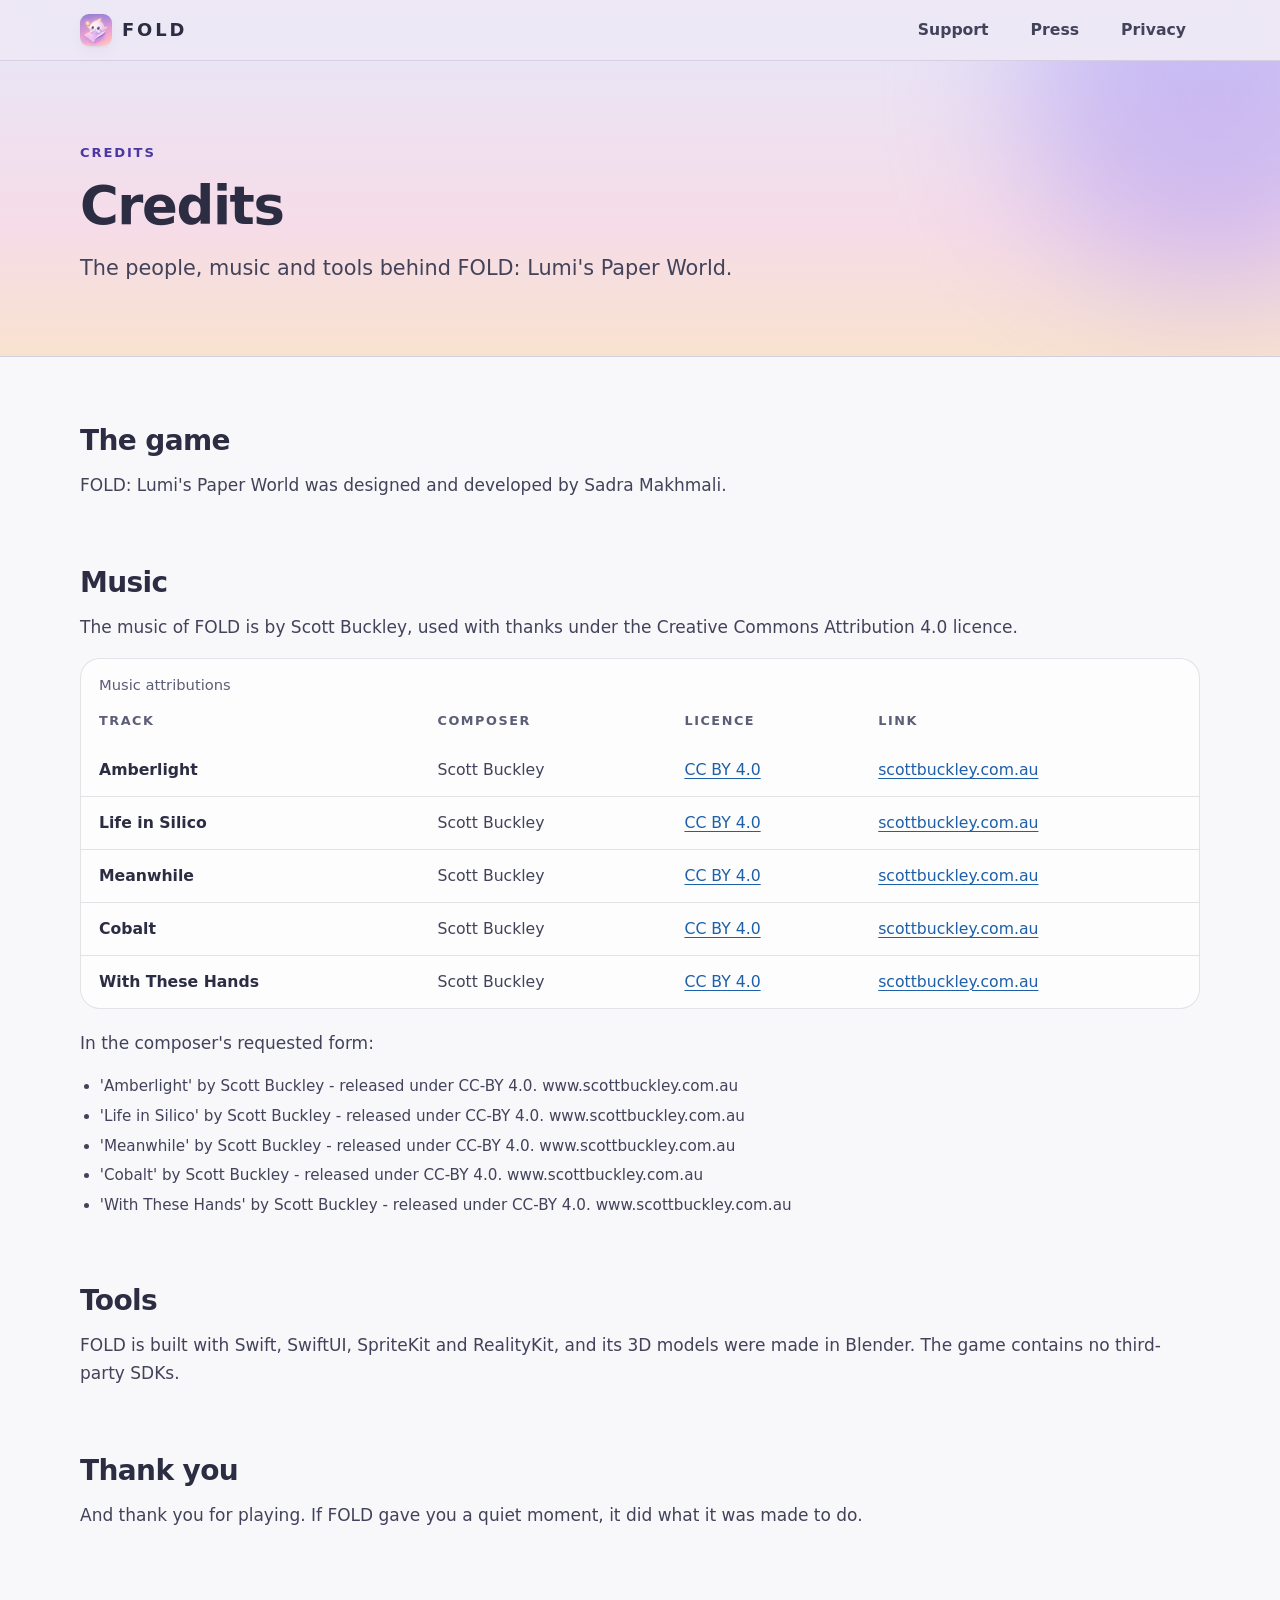
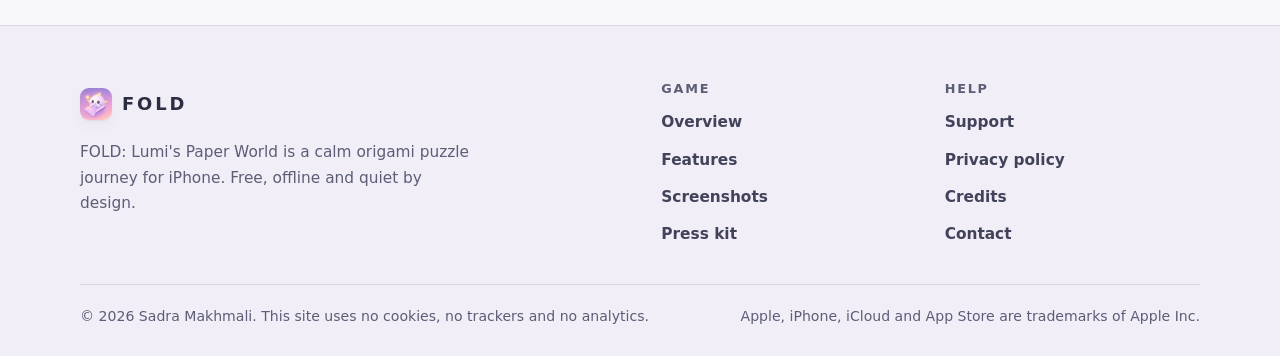
<file: credits/index.html>
<!doctype html>
<html lang="en">
<head>
  <meta charset="utf-8">
  <meta name="viewport" content="width=device-width, initial-scale=1, viewport-fit=cover">
  <title>Credits — FOLD: Lumi's Paper World</title>
  <meta name="description" content="Credits for FOLD: Lumi's Paper World, including music attributions and the tools the game was made with.">
  <link rel="canonical" href="https://foldgame.app/credits/">
  <meta name="color-scheme" content="light dark">
  <meta name="theme-color" content="#EAE4F5" media="(prefers-color-scheme: light)">
  <meta name="theme-color" content="#14142A" media="(prefers-color-scheme: dark)">
  <meta name="format-detection" content="telephone=no">

  <meta property="og:type" content="website">
  <meta property="og:site_name" content="FOLD: Lumi's Paper World">
  <meta property="og:locale" content="en_US">
  <meta property="og:title" content="Credits — FOLD: Lumi's Paper World">
  <meta property="og:description" content="Credits for FOLD: Lumi's Paper World, including music attributions and the tools the game was made with.">
  <meta property="og:url" content="https://foldgame.app/credits/">
  <meta property="og:image" content="https://foldgame.app/assets/img/og-image.png">
  <meta property="og:image:width" content="1200">
  <meta property="og:image:height" content="630">
  <meta property="og:image:alt" content="Lumi, a small white spirit, sitting in a fold of paper beside the words FOLD: Lumi's Paper World, with floating islands behind.">
  <meta name="twitter:card" content="summary_large_image">
  <meta name="twitter:title" content="Credits — FOLD: Lumi's Paper World">
  <meta name="twitter:description" content="Credits for FOLD: Lumi's Paper World, including music attributions and the tools the game was made with.">
  <meta name="twitter:image" content="https://foldgame.app/assets/img/og-image.png">

  <link rel="icon" href="../favicon.ico" sizes="32x32">
  <link rel="icon" type="image/png" sizes="192x192" href="../assets/img/favicon-192.png">
  <link rel="apple-touch-icon" href="../assets/img/apple-touch-icon.png">
  <link rel="stylesheet" href="../assets/css/site.css">
  <script src="../assets/js/site.js" defer></script>
</head>
<body>
  <a class="skip-link" href="#main">Skip to content</a>

  <svg class="svg-defs" aria-hidden="true" focusable="false">
    <defs>
      <linearGradient id="g-sky" x1="0" y1="0" x2="0" y2="1">
        <stop offset="0" stop-color="#DCD0F1"/>
        <stop offset="0.56" stop-color="#F6DCE8"/>
        <stop offset="1" stop-color="#F8E2CF"/>
      </linearGradient>
      <linearGradient id="g-mark" x1="0" y1="0" x2="0.35" y2="1">
        <stop offset="0" stop-color="#A592EC"/>
        <stop offset="0.6" stop-color="#EC9CC6"/>
        <stop offset="1" stop-color="#F6C592"/>
      </linearGradient>
      <radialGradient id="g-glow">
        <stop offset="0" stop-color="#FFFFFF" stop-opacity="0.95"/>
        <stop offset="0.45" stop-color="#FFF4D6" stop-opacity="0.55"/>
        <stop offset="1" stop-color="#FFF4D6" stop-opacity="0"/>
      </radialGradient>
      <linearGradient id="g-shade" x1="0" y1="0" x2="1" y2="0">
        <stop offset="0" stop-color="#42435A" stop-opacity="0.22"/>
        <stop offset="1" stop-color="#42435A" stop-opacity="0"/>
      </linearGradient>
      <linearGradient id="g-weave" x1="0" y1="0" x2="1" y2="0">
        <stop offset="0" stop-color="#A18AF2"/>
        <stop offset="0.3" stop-color="#4DA9F5"/>
        <stop offset="0.55" stop-color="#67CFA6"/>
        <stop offset="0.8" stop-color="#F5BE54"/>
        <stop offset="1" stop-color="#F26BAA"/>
      </linearGradient>
    </defs>
    <symbol id="crane" viewBox="140 190 710 550">
      <polygon points="835,332 640,608 628,565 628,452" fill="var(--o-2)"/>
      <polygon points="216,345 432,520 378,608" fill="var(--o-1)"/>
      <polygon points="216,345 155,410 245,392" fill="#EC66A6"/>
      <polygon points="415,205 520,378 428,522 398,498" fill="var(--o-2)"/>
      <polygon points="527,388 630,565 512,538 428,522" fill="var(--o-3)"/>
      <polygon points="622,220 630,565 527,388" fill="var(--o-5)"/>
      <polygon points="400,565 512,538 512,728" fill="var(--o-1)"/>
      <polygon points="512,538 630,565 512,728" fill="var(--o-4)"/>
    </symbol>
    <defs>
      <radialGradient id="g-lumi" cx="0.4" cy="0.35" r="0.75">
        <stop offset="0" stop-color="#FFFFFF"/>
        <stop offset="1" stop-color="#A9D6FF"/>
      </radialGradient>
      <radialGradient id="g-halo">
        <stop offset="0.45" stop-color="#BFE6FF" stop-opacity="0.75"/>
        <stop offset="1" stop-color="#BFE6FF" stop-opacity="0"/>
      </radialGradient>
    </defs>
    <symbol id="lumi" viewBox="0 0 48 48">
      <circle cx="24" cy="25" r="23" fill="url(#g-halo)"/>
      <path d="M9.5 24 L3.5 20.5 L8.5 29 Z" fill="#F8DE8C"/>
      <path d="M38.5 24 L44.5 20.5 L39.5 29 Z" fill="#F8DE8C"/>
      <path d="M26 5 C 30 13, 39.5 19, 39.5 28.5 A 15.5 14.5 0 0 1 8.5 28.5 C 8.5 20, 19 14.5, 26 5 Z" fill="url(#g-lumi)" stroke="#9CC6F0" stroke-opacity="0.6"/>
      <ellipse cx="18.8" cy="27" rx="2.3" ry="3.2" fill="#34325C"/>
      <ellipse cx="29.2" cy="27" rx="2.3" ry="3.2" fill="#34325C"/>
      <circle cx="19.5" cy="25.8" r="0.8" fill="#fff"/>
      <circle cx="29.900" cy="25.8" r="0.8" fill="#fff"/>
      <ellipse cx="14.2" cy="32" rx="2.6" ry="1.6" fill="#F7A8C4" opacity="0.85"/>
      <ellipse cx="33.8" cy="32" rx="2.6" ry="1.6" fill="#F7A8C4" opacity="0.85"/>
    </symbol>
    <symbol id="gl-b" viewBox="-20 -20 40 40"><path d="M0 -13 C 6 -4, 10 1, 10 6 A 10 10 0 1 1 -10 6 C -10 1, -6 -4, 0 -13 Z" fill="#fff"/></symbol>
    <symbol id="gl-p" viewBox="-20 -20 40 40"><path transform="rotate(35)" d="M0 -14 C 10 -5, 10 7, 0 14 C -10 7, -10 -5, 0 -14 Z" fill="#fff"/></symbol>
    <symbol id="gl-y" viewBox="-20 -20 40 40"><polygon points="0,-14 3.6,-4.9 13.3,-4.3 5.8,1.8 8.2,11.3 0,6 -8.2,11.3 -5.8,1.8 -13.3,-4.3 -3.6,-4.9" fill="#fff"/></symbol>
    <symbol id="gl-g" viewBox="-20 -20 40 40"><path d="M-11 11 C -13 -4, -2 -14, 12 -12 C 14 2, 4 13, -11 11 Z" fill="#fff"/><path d="M-8 8 L 5 -5" stroke="#000" stroke-opacity="0.2" stroke-width="2" stroke-linecap="round"/></symbol>
    <symbol id="gl-v" viewBox="-20 -20 40 40"><path d="M5 -13 A 13.5 13.5 0 1 0 13 6 A 10.5 10.5 0 0 1 5 -13 Z" fill="#fff"/></symbol>
    <symbol id="o-crane" viewBox="140 190 710 550"><use href="#crane" x="140" y="190" width="710" height="550"/></symbol>
    <symbol id="o-butterfly" viewBox="0 0 200 160">
      <polygon points="22,22 98,74 56,98" fill="#A18AF2"/>
      <polygon points="22,22 98,74 76,34" fill="#C6B8FF"/>
      <polygon points="178,22 102,74 144,98" fill="#8F78E8"/>
      <polygon points="178,22 102,74 124,34" fill="#B3A2F5"/>
      <polygon points="98,84 42,142 86,128" fill="#BBAAF7"/>
      <polygon points="102,84 158,142 114,128" fill="#9A86EE"/>
      <polygon points="100,58 93,98 100,144" fill="#F6F3FF"/>
      <polygon points="100,58 107,98 100,144" fill="#D5CCF0"/>
    </symbol>
    <symbol id="o-lotus" viewBox="0 0 200 160">
      <polygon points="14,100 72,90 86,124 40,128" fill="#F9C9DD"/>
      <polygon points="186,100 128,90 114,124 160,128" fill="#F2A9C8"/>
      <polygon points="40,90 90,54 86,120" fill="#F6B6D2"/>
      <polygon points="160,90 110,54 114,120" fill="#EE9DC0"/>
      <polygon points="100,28 70,104 100,130" fill="#FBD6E6"/>
      <polygon points="100,28 130,104 100,130" fill="#EF8DB8"/>
      <polygon points="40,128 100,128 100,148 70,148" fill="#7BD6B1"/>
      <polygon points="100,128 160,128 130,148 100,148" fill="#4FB892"/>
    </symbol>
    <symbol id="o-star" viewBox="0 0 200 160">
      <polygon points="100,80 100,14 116.5,57.3" fill="#FBD98A"/>
      <polygon points="100,80 116.5,57.3 162.800,59.600" fill="#E9A93A"/>
      <polygon points="100,80 162.800,59.600 126.600,88.700" fill="#FBD98A"/>
      <polygon points="100,80 126.600,88.700 138.800,133.400" fill="#E9A93A"/>
      <polygon points="100,80 138.800,133.400 100,108" fill="#FBD98A"/>
      <polygon points="100,80 100,108 61.200,133.400" fill="#E9A93A"/>
      <polygon points="100,80 61.200,133.400 73.400,88.700" fill="#FBD98A"/>
      <polygon points="100,80 73.400,88.700 37.200,59.600" fill="#E9A93A"/>
      <polygon points="100,80 37.200,59.600 83.5,57.3" fill="#FBD98A"/>
      <polygon points="100,80 83.5,57.3 100,14" fill="#E9A93A"/>
    </symbol>
  </svg>

  <header class="site-header">
    <div class="container header-inner">
      <a class="brand" href="../" aria-label="FOLD home">
        <img class="brand-mark" src="../assets/img/favicon-192.png" width="32" height="32" alt="">
        <span class="brand-name">FOLD</span>
      </a>
      <nav class="site-nav" aria-label="Main">
        <ul>
          <li><a href="../support/">Support</a></li>
          <li><a href="../press/">Press</a></li>
          <li><a href="../privacy/">Privacy</a></li>
        </ul>
      </nav>
    </div>
  </header>

  <main id="main">
    <section class="page-hero">
      <div class="container">
        <p class="eyebrow">Credits</p>
        <h1>Credits</h1>
        <p class="lead">The people, music and tools behind FOLD: Lumi's Paper World.</p>
      </div>
    </section>

    <div class="page-body">
      <div class="container">
        <div class="prose" style="max-width: none">
          <h2 id="game">The game</h2>
          <p>FOLD: Lumi's Paper World was designed and developed by Sadra Makhmali.</p>

          <h2 id="music">Music</h2>
          <p>The music of FOLD is by Scott Buckley, used with thanks under the Creative Commons Attribution 4.0 licence.</p>
          <!-- MUSIC CREDITS: one row per track that ships in the game. Keep in step with the Music section of the game's Settings. -->
          <div class="table-wrap" tabindex="0" role="region" aria-labelledby="music-caption">
            <table class="credits-table">
              <caption id="music-caption">Music attributions</caption>
              <thead>
                <tr>
                  <th scope="col">Track</th>
                  <th scope="col">Composer</th>
                  <th scope="col">Licence</th>
                  <th scope="col">Link</th>
                </tr>
              </thead>
              <tbody>
                <tr>
                  <th scope="row">Amberlight</th>
                  <td>Scott Buckley</td>
                  <td><a href="https://creativecommons.org/licenses/by/4.0/" rel="noopener">CC BY 4.0</a></td>
                  <td><a href="https://www.scottbuckley.com.au/library/amberlight/" rel="noopener">scottbuckley.com.au</a></td>
                </tr>
                <tr>
                  <th scope="row">Life in Silico</th>
                  <td>Scott Buckley</td>
                  <td><a href="https://creativecommons.org/licenses/by/4.0/" rel="noopener">CC BY 4.0</a></td>
                  <td><a href="https://www.scottbuckley.com.au/library/life-in-silico/" rel="noopener">scottbuckley.com.au</a></td>
                </tr>
                <tr>
                  <th scope="row">Meanwhile</th>
                  <td>Scott Buckley</td>
                  <td><a href="https://creativecommons.org/licenses/by/4.0/" rel="noopener">CC BY 4.0</a></td>
                  <td><a href="https://www.scottbuckley.com.au/library/meanwhile/" rel="noopener">scottbuckley.com.au</a></td>
                </tr>
                <tr>
                  <th scope="row">Cobalt</th>
                  <td>Scott Buckley</td>
                  <td><a href="https://creativecommons.org/licenses/by/4.0/" rel="noopener">CC BY 4.0</a></td>
                  <td><a href="https://www.scottbuckley.com.au/library/cobalt/" rel="noopener">scottbuckley.com.au</a></td>
                </tr>
                <tr>
                  <th scope="row">With These Hands</th>
                  <td>Scott Buckley</td>
                  <td><a href="https://creativecommons.org/licenses/by/4.0/" rel="noopener">CC BY 4.0</a></td>
                  <td><a href="https://www.scottbuckley.com.au/library/with-these-hands/" rel="noopener">scottbuckley.com.au</a></td>
                </tr>
              </tbody>
            </table>
          </div>
          <p>In the composer's requested form:</p>
          <ul class="credit-lines">
            <li>'Amberlight' by Scott Buckley - released under CC-BY 4.0. www.scottbuckley.com.au</li>
            <li>'Life in Silico' by Scott Buckley - released under CC-BY 4.0. www.scottbuckley.com.au</li>
            <li>'Meanwhile' by Scott Buckley - released under CC-BY 4.0. www.scottbuckley.com.au</li>
            <li>'Cobalt' by Scott Buckley - released under CC-BY 4.0. www.scottbuckley.com.au</li>
            <li>'With These Hands' by Scott Buckley - released under CC-BY 4.0. www.scottbuckley.com.au</li>
          </ul>

          <h2 id="tools">Tools</h2>
          <p>FOLD is built with Swift, SwiftUI, SpriteKit and RealityKit, and its 3D models were made in Blender. The game contains no third-party SDKs.</p>

          <h2 id="thanks">Thank you</h2>
          <p>And thank you for playing. If FOLD gave you a quiet moment, it did what it was made to do.</p>
        </div>
      </div>
    </div>
  </main>

  <footer class="site-footer">
    <div class="container">
      <div class="footer-grid">
        <div class="footer-brand">
          <a class="brand" href="../" aria-label="FOLD home">
            <img class="brand-mark" src="../assets/img/favicon-192.png" width="32" height="32" alt="">
            <span class="brand-name">FOLD</span>
          </a>
          <p>FOLD: Lumi's Paper World is a calm origami puzzle journey for iPhone. Free, offline and quiet by design.</p>
        </div>
        <nav aria-label="Game">
          <h2>Game</h2>
          <ul>
            <li><a href="../">Overview</a></li>
            <li><a href="../#features">Features</a></li>
            <li><a href="../#gallery">Screenshots</a></li>
            <li><a href="../press/">Press kit</a></li>
          </ul>
        </nav>
        <nav aria-label="Help and legal">
          <h2>Help</h2>
          <ul>
            <li><a href="../support/">Support</a></li>
            <li><a href="../privacy/">Privacy policy</a></li>
            <li><a href="../credits/">Credits</a></li>
            <li><a href="mailto:sadramakhmali.sm@gmail.com?subject=FOLD">Contact</a></li>
          </ul>
        </nav>
      </div>
      <div class="footer-base">
        <p>© 2026 Sadra Makhmali. This site uses no cookies, no trackers and no analytics.</p>
        <p>Apple, iPhone, iCloud and App Store are trademarks of Apple Inc.</p>
      </div>
    </div>
  </footer>
</body>
</html>
</file>
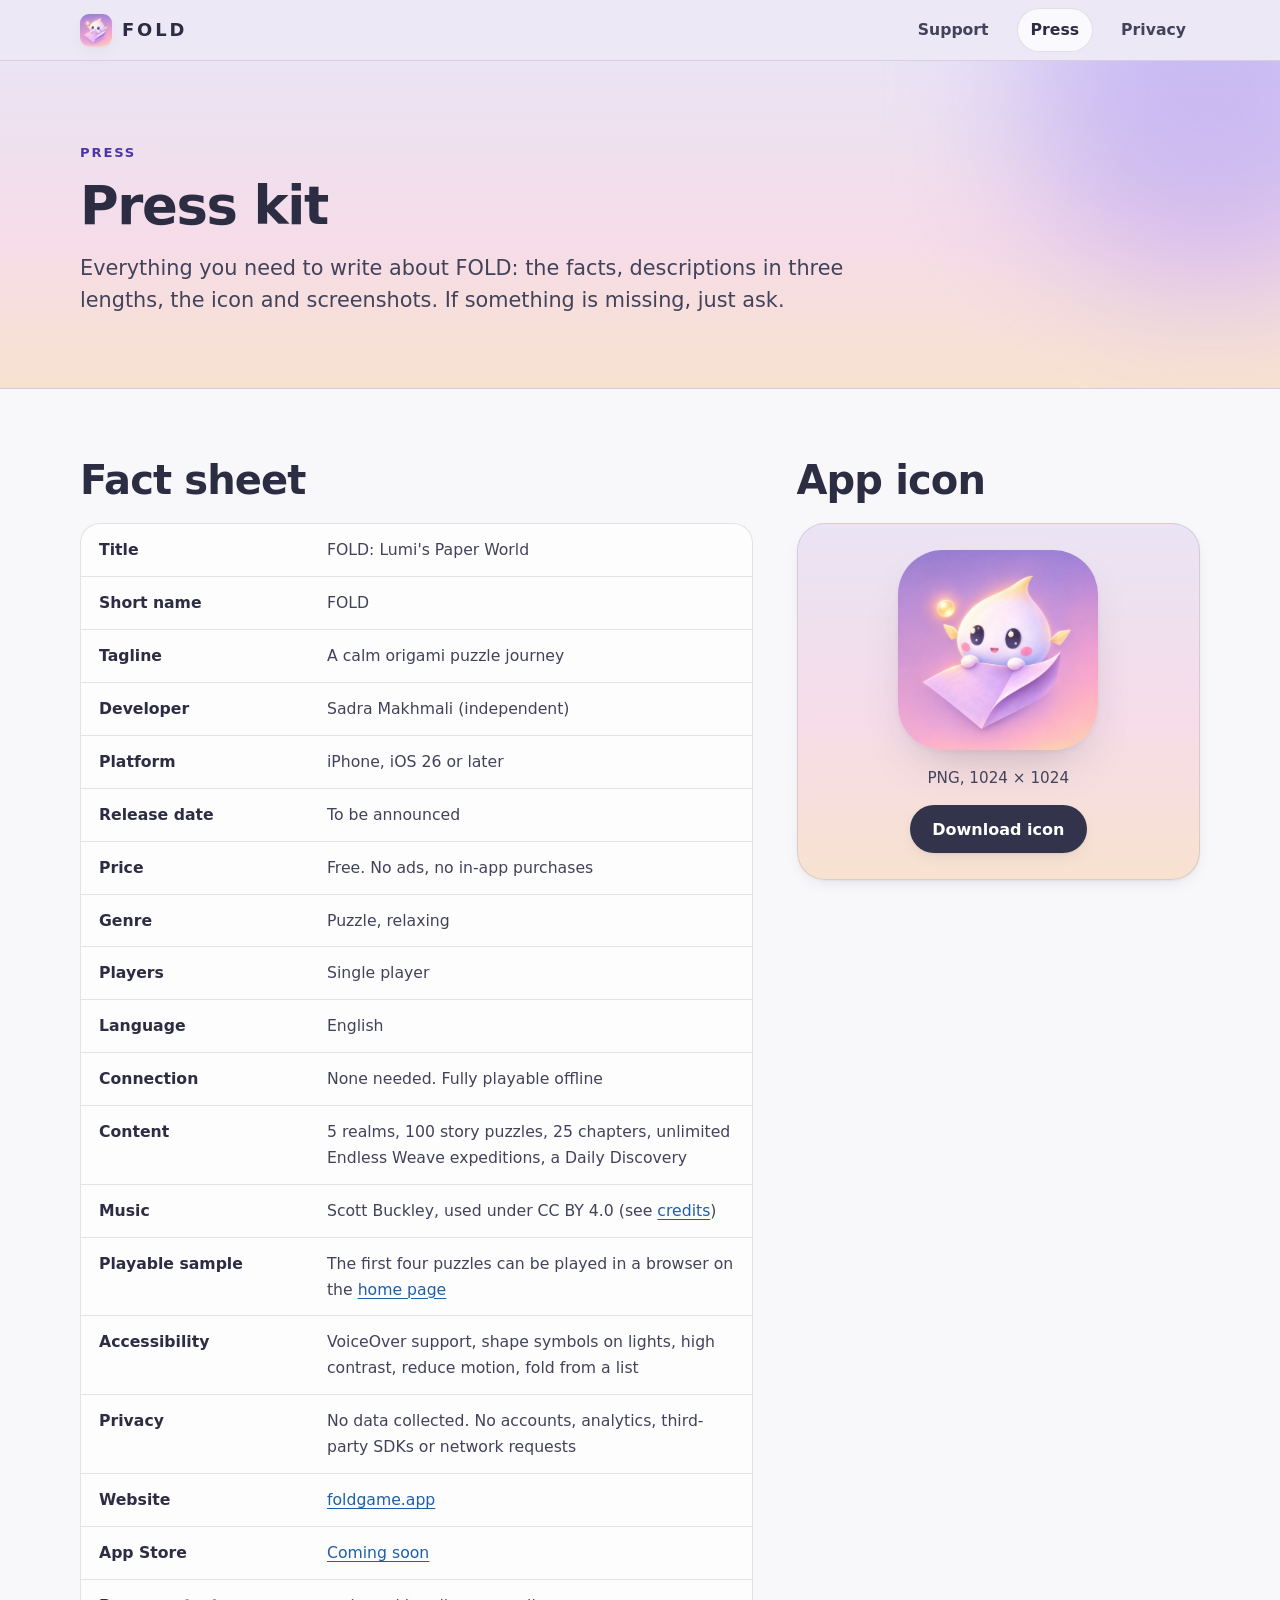
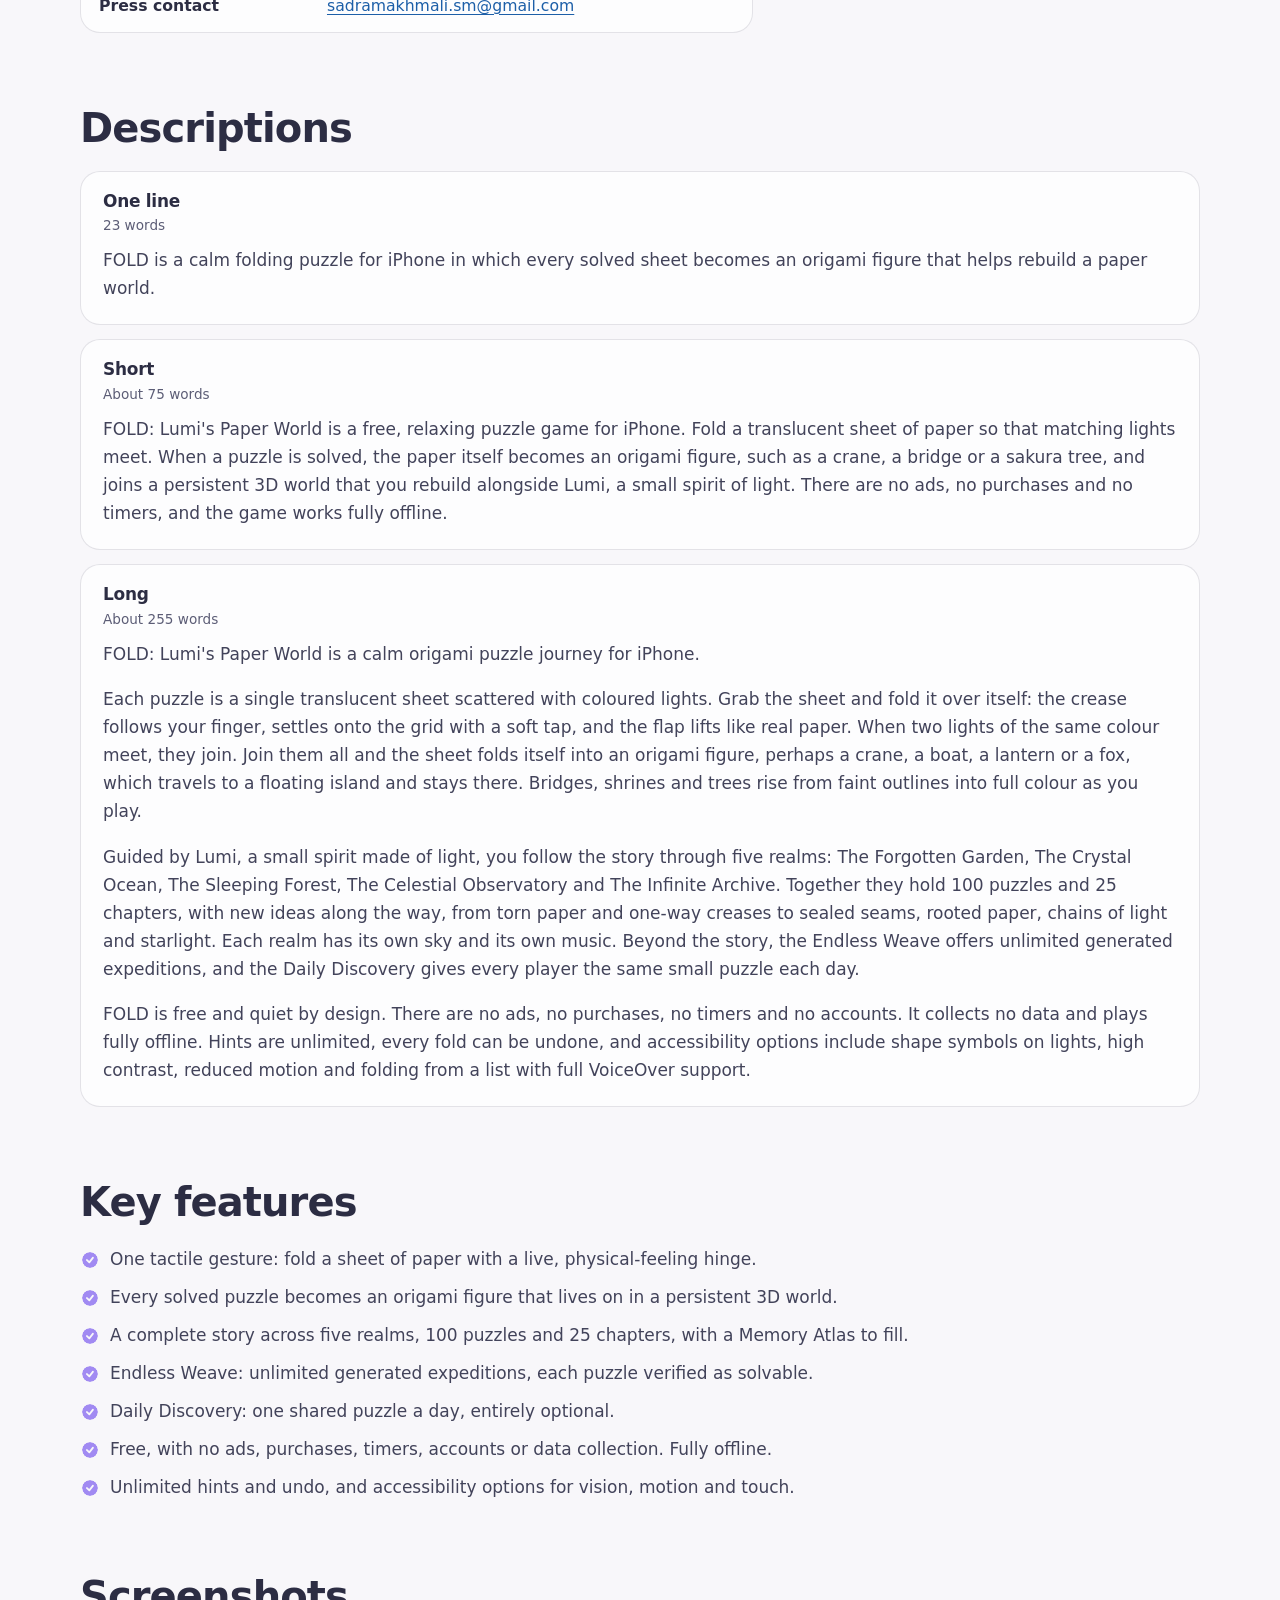
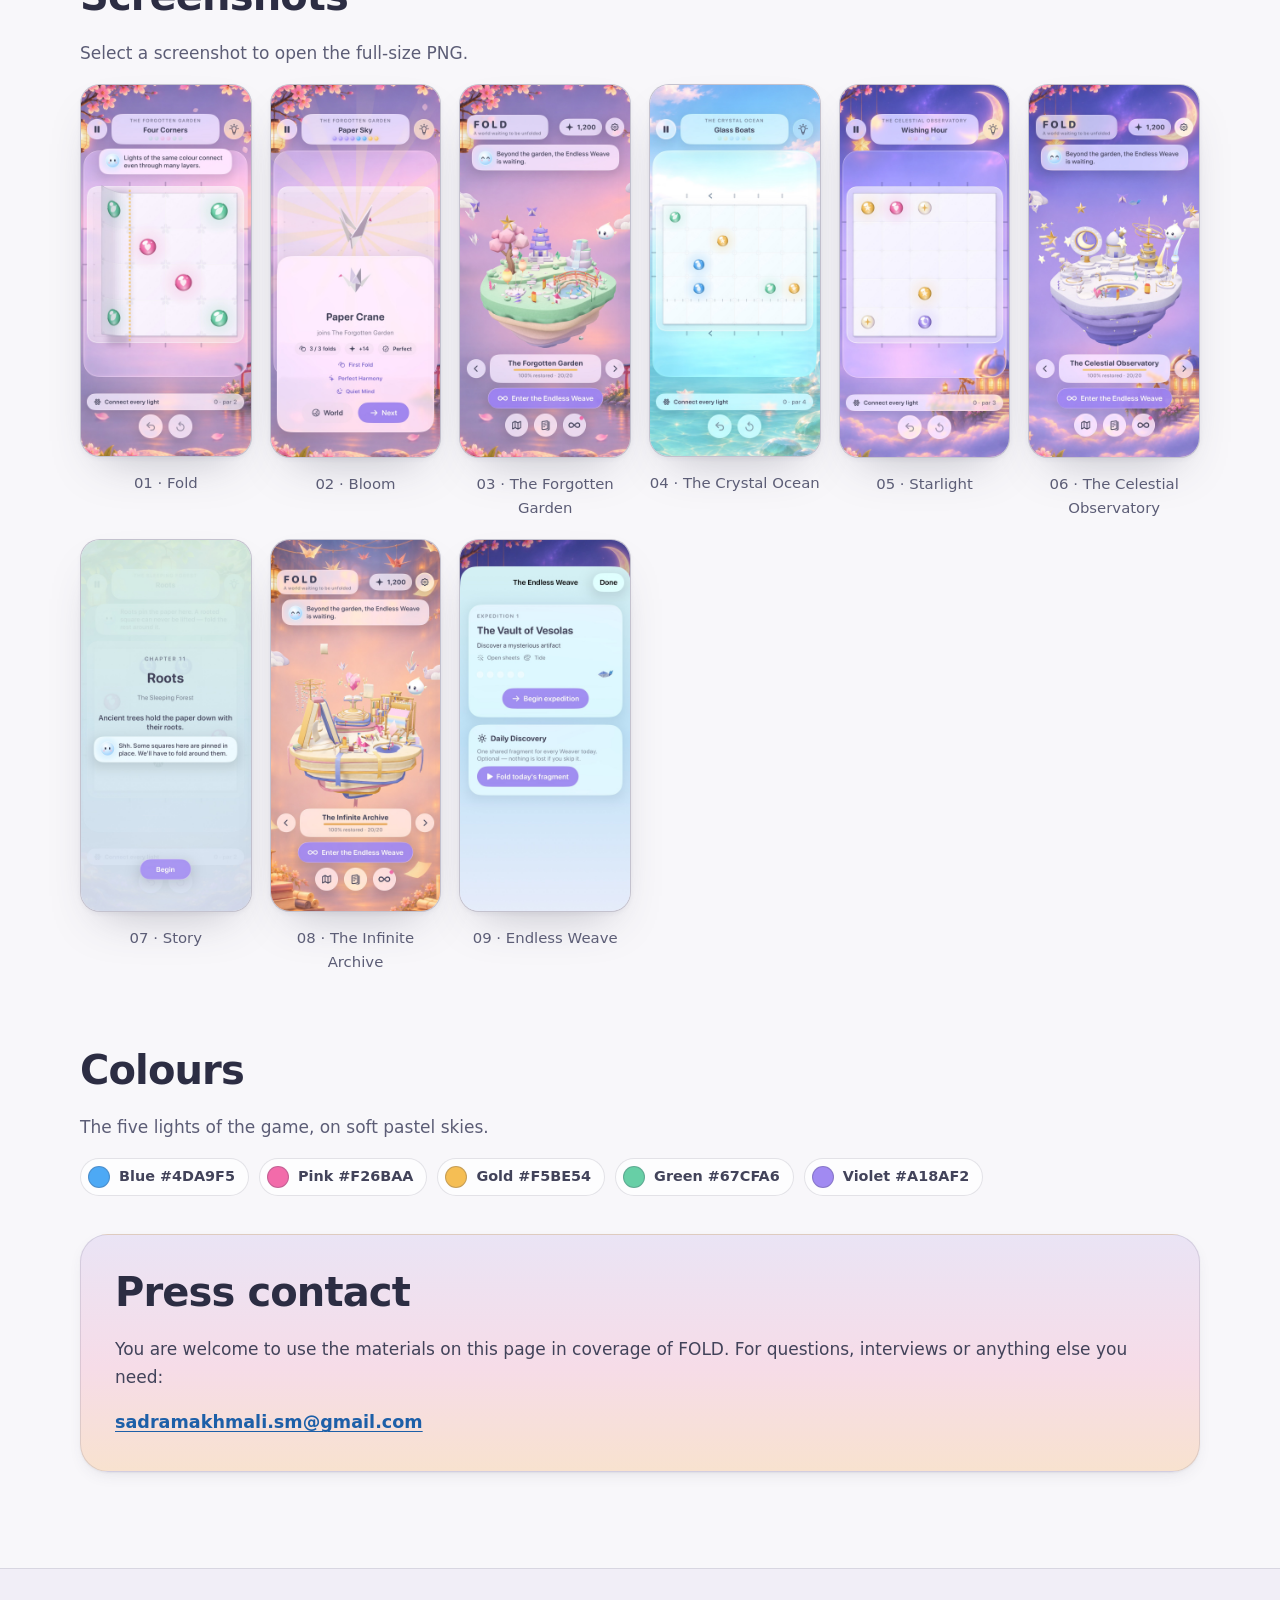
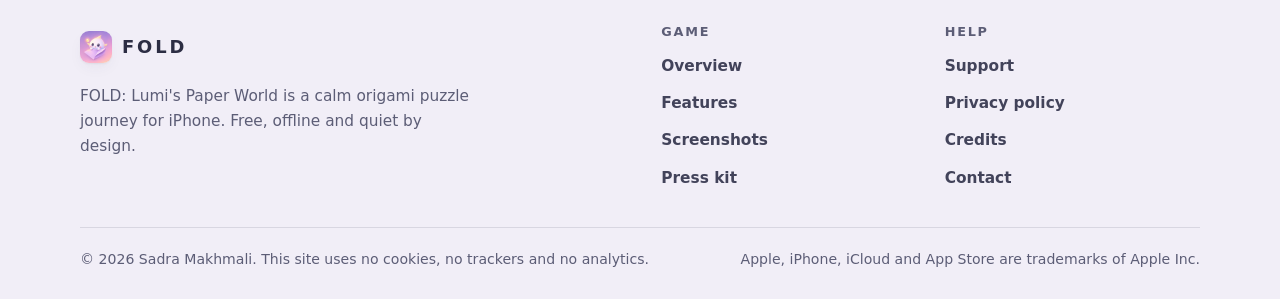
<file: press/index.html>
<!doctype html>
<html lang="en">
<head>
  <meta charset="utf-8">
  <meta name="viewport" content="width=device-width, initial-scale=1, viewport-fit=cover">
  <title>Press Kit — FOLD: Lumi's Paper World</title>
  <meta name="description" content="Press kit for FOLD: Lumi's Paper World. Fact sheet, descriptions in three lengths, app icon, screenshots and press contact.">
  <link rel="canonical" href="https://foldgame.app/press/">
  <meta name="color-scheme" content="light dark">
  <meta name="theme-color" content="#EAE4F5" media="(prefers-color-scheme: light)">
  <meta name="theme-color" content="#14142A" media="(prefers-color-scheme: dark)">
  <meta name="format-detection" content="telephone=no">

  <meta property="og:type" content="website">
  <meta property="og:site_name" content="FOLD: Lumi's Paper World">
  <meta property="og:locale" content="en_US">
  <meta property="og:title" content="Press Kit — FOLD: Lumi's Paper World">
  <meta property="og:description" content="Press kit for FOLD: Lumi's Paper World. Fact sheet, descriptions in three lengths, app icon, screenshots and press contact.">
  <meta property="og:url" content="https://foldgame.app/press/">
  <meta property="og:image" content="https://foldgame.app/assets/img/og-image.png">
  <meta property="og:image:width" content="1200">
  <meta property="og:image:height" content="630">
  <meta property="og:image:alt" content="Lumi, a small white spirit, sitting in a fold of paper beside the words FOLD: Lumi's Paper World, with floating islands behind.">
  <meta name="twitter:card" content="summary_large_image">
  <meta name="twitter:title" content="Press Kit — FOLD: Lumi's Paper World">
  <meta name="twitter:description" content="Press kit for FOLD: Lumi's Paper World. Fact sheet, descriptions in three lengths, app icon, screenshots and press contact.">
  <meta name="twitter:image" content="https://foldgame.app/assets/img/og-image.png">

  <link rel="icon" href="../favicon.ico" sizes="32x32">
  <link rel="icon" type="image/png" sizes="192x192" href="../assets/img/favicon-192.png">
  <link rel="apple-touch-icon" href="../assets/img/apple-touch-icon.png">
  <link rel="stylesheet" href="../assets/css/site.css">
  <script src="../assets/js/site.js" defer></script>
</head>
<body>
  <a class="skip-link" href="#main">Skip to content</a>

  <svg class="svg-defs" aria-hidden="true" focusable="false">
    <defs>
      <linearGradient id="g-sky" x1="0" y1="0" x2="0" y2="1">
        <stop offset="0" stop-color="#DCD0F1"/>
        <stop offset="0.56" stop-color="#F6DCE8"/>
        <stop offset="1" stop-color="#F8E2CF"/>
      </linearGradient>
      <linearGradient id="g-mark" x1="0" y1="0" x2="0.35" y2="1">
        <stop offset="0" stop-color="#A592EC"/>
        <stop offset="0.6" stop-color="#EC9CC6"/>
        <stop offset="1" stop-color="#F6C592"/>
      </linearGradient>
      <radialGradient id="g-glow">
        <stop offset="0" stop-color="#FFFFFF" stop-opacity="0.95"/>
        <stop offset="0.45" stop-color="#FFF4D6" stop-opacity="0.55"/>
        <stop offset="1" stop-color="#FFF4D6" stop-opacity="0"/>
      </radialGradient>
      <linearGradient id="g-shade" x1="0" y1="0" x2="1" y2="0">
        <stop offset="0" stop-color="#42435A" stop-opacity="0.22"/>
        <stop offset="1" stop-color="#42435A" stop-opacity="0"/>
      </linearGradient>
      <linearGradient id="g-weave" x1="0" y1="0" x2="1" y2="0">
        <stop offset="0" stop-color="#A18AF2"/>
        <stop offset="0.3" stop-color="#4DA9F5"/>
        <stop offset="0.55" stop-color="#67CFA6"/>
        <stop offset="0.8" stop-color="#F5BE54"/>
        <stop offset="1" stop-color="#F26BAA"/>
      </linearGradient>
    </defs>
    <symbol id="crane" viewBox="140 190 710 550">
      <polygon points="835,332 640,608 628,565 628,452" fill="var(--o-2)"/>
      <polygon points="216,345 432,520 378,608" fill="var(--o-1)"/>
      <polygon points="216,345 155,410 245,392" fill="#EC66A6"/>
      <polygon points="415,205 520,378 428,522 398,498" fill="var(--o-2)"/>
      <polygon points="527,388 630,565 512,538 428,522" fill="var(--o-3)"/>
      <polygon points="622,220 630,565 527,388" fill="var(--o-5)"/>
      <polygon points="400,565 512,538 512,728" fill="var(--o-1)"/>
      <polygon points="512,538 630,565 512,728" fill="var(--o-4)"/>
    </symbol>
    <defs>
      <radialGradient id="g-lumi" cx="0.4" cy="0.35" r="0.75">
        <stop offset="0" stop-color="#FFFFFF"/>
        <stop offset="1" stop-color="#A9D6FF"/>
      </radialGradient>
      <radialGradient id="g-halo">
        <stop offset="0.45" stop-color="#BFE6FF" stop-opacity="0.75"/>
        <stop offset="1" stop-color="#BFE6FF" stop-opacity="0"/>
      </radialGradient>
    </defs>
    <symbol id="lumi" viewBox="0 0 48 48">
      <circle cx="24" cy="25" r="23" fill="url(#g-halo)"/>
      <path d="M9.5 24 L3.5 20.5 L8.5 29 Z" fill="#F8DE8C"/>
      <path d="M38.5 24 L44.5 20.5 L39.5 29 Z" fill="#F8DE8C"/>
      <path d="M26 5 C 30 13, 39.5 19, 39.5 28.5 A 15.5 14.5 0 0 1 8.5 28.5 C 8.5 20, 19 14.5, 26 5 Z" fill="url(#g-lumi)" stroke="#9CC6F0" stroke-opacity="0.6"/>
      <ellipse cx="18.8" cy="27" rx="2.3" ry="3.2" fill="#34325C"/>
      <ellipse cx="29.2" cy="27" rx="2.3" ry="3.2" fill="#34325C"/>
      <circle cx="19.5" cy="25.8" r="0.8" fill="#fff"/>
      <circle cx="29.900" cy="25.8" r="0.8" fill="#fff"/>
      <ellipse cx="14.2" cy="32" rx="2.6" ry="1.6" fill="#F7A8C4" opacity="0.85"/>
      <ellipse cx="33.8" cy="32" rx="2.6" ry="1.6" fill="#F7A8C4" opacity="0.85"/>
    </symbol>
    <symbol id="gl-b" viewBox="-20 -20 40 40"><path d="M0 -13 C 6 -4, 10 1, 10 6 A 10 10 0 1 1 -10 6 C -10 1, -6 -4, 0 -13 Z" fill="#fff"/></symbol>
    <symbol id="gl-p" viewBox="-20 -20 40 40"><path transform="rotate(35)" d="M0 -14 C 10 -5, 10 7, 0 14 C -10 7, -10 -5, 0 -14 Z" fill="#fff"/></symbol>
    <symbol id="gl-y" viewBox="-20 -20 40 40"><polygon points="0,-14 3.6,-4.9 13.3,-4.3 5.8,1.8 8.2,11.3 0,6 -8.2,11.3 -5.8,1.8 -13.3,-4.3 -3.6,-4.9" fill="#fff"/></symbol>
    <symbol id="gl-g" viewBox="-20 -20 40 40"><path d="M-11 11 C -13 -4, -2 -14, 12 -12 C 14 2, 4 13, -11 11 Z" fill="#fff"/><path d="M-8 8 L 5 -5" stroke="#000" stroke-opacity="0.2" stroke-width="2" stroke-linecap="round"/></symbol>
    <symbol id="gl-v" viewBox="-20 -20 40 40"><path d="M5 -13 A 13.5 13.5 0 1 0 13 6 A 10.5 10.5 0 0 1 5 -13 Z" fill="#fff"/></symbol>
    <symbol id="o-crane" viewBox="140 190 710 550"><use href="#crane" x="140" y="190" width="710" height="550"/></symbol>
    <symbol id="o-butterfly" viewBox="0 0 200 160">
      <polygon points="22,22 98,74 56,98" fill="#A18AF2"/>
      <polygon points="22,22 98,74 76,34" fill="#C6B8FF"/>
      <polygon points="178,22 102,74 144,98" fill="#8F78E8"/>
      <polygon points="178,22 102,74 124,34" fill="#B3A2F5"/>
      <polygon points="98,84 42,142 86,128" fill="#BBAAF7"/>
      <polygon points="102,84 158,142 114,128" fill="#9A86EE"/>
      <polygon points="100,58 93,98 100,144" fill="#F6F3FF"/>
      <polygon points="100,58 107,98 100,144" fill="#D5CCF0"/>
    </symbol>
    <symbol id="o-lotus" viewBox="0 0 200 160">
      <polygon points="14,100 72,90 86,124 40,128" fill="#F9C9DD"/>
      <polygon points="186,100 128,90 114,124 160,128" fill="#F2A9C8"/>
      <polygon points="40,90 90,54 86,120" fill="#F6B6D2"/>
      <polygon points="160,90 110,54 114,120" fill="#EE9DC0"/>
      <polygon points="100,28 70,104 100,130" fill="#FBD6E6"/>
      <polygon points="100,28 130,104 100,130" fill="#EF8DB8"/>
      <polygon points="40,128 100,128 100,148 70,148" fill="#7BD6B1"/>
      <polygon points="100,128 160,128 130,148 100,148" fill="#4FB892"/>
    </symbol>
    <symbol id="o-star" viewBox="0 0 200 160">
      <polygon points="100,80 100,14 116.5,57.3" fill="#FBD98A"/>
      <polygon points="100,80 116.5,57.3 162.800,59.600" fill="#E9A93A"/>
      <polygon points="100,80 162.800,59.600 126.600,88.700" fill="#FBD98A"/>
      <polygon points="100,80 126.600,88.700 138.800,133.400" fill="#E9A93A"/>
      <polygon points="100,80 138.800,133.400 100,108" fill="#FBD98A"/>
      <polygon points="100,80 100,108 61.200,133.400" fill="#E9A93A"/>
      <polygon points="100,80 61.200,133.400 73.400,88.700" fill="#FBD98A"/>
      <polygon points="100,80 73.400,88.700 37.200,59.600" fill="#E9A93A"/>
      <polygon points="100,80 37.200,59.600 83.5,57.3" fill="#FBD98A"/>
      <polygon points="100,80 83.5,57.3 100,14" fill="#E9A93A"/>
    </symbol>
  </svg>

  <header class="site-header">
    <div class="container header-inner">
      <a class="brand" href="../" aria-label="FOLD home">
        <img class="brand-mark" src="../assets/img/favicon-192.png" width="32" height="32" alt="">
        <span class="brand-name">FOLD</span>
      </a>
      <nav class="site-nav" aria-label="Main">
        <ul>
          <li><a href="../support/">Support</a></li>
          <li><a href="../press/" aria-current="page">Press</a></li>
          <li><a href="../privacy/">Privacy</a></li>
        </ul>
      </nav>
    </div>
  </header>

  <main id="main">
    <section class="page-hero">
      <div class="container">
        <p class="eyebrow">Press</p>
        <h1>Press kit</h1>
        <p class="lead">Everything you need to write about FOLD: the facts, descriptions in three lengths, the icon and screenshots. If something is missing, just ask.</p>
      </div>
    </section>

    <div class="page-body">
      <div class="container">
        <div class="press-grid">
          <section aria-labelledby="facts-title">
            <h2 id="facts-title">Fact sheet</h2>
            <div class="table-wrap">
              <table class="fact-table">
                <tbody>
                  <tr><th scope="row">Title</th><td>FOLD: Lumi's Paper World</td></tr>
                  <tr><th scope="row">Short name</th><td>FOLD</td></tr>
                  <tr><th scope="row">Tagline</th><td>A calm origami puzzle journey</td></tr>
                  <tr><th scope="row">Developer</th><td>Sadra Makhmali (independent)</td></tr>
                  <tr><th scope="row">Platform</th><td>iPhone, iOS 26 or later</td></tr>
                  <tr><th scope="row">Release date</th><td>To be announced</td></tr>
                  <tr><th scope="row">Price</th><td>Free. No ads, no in-app purchases</td></tr>
                  <tr><th scope="row">Genre</th><td>Puzzle, relaxing</td></tr>
                  <tr><th scope="row">Players</th><td>Single player</td></tr>
                  <tr><th scope="row">Language</th><td>English</td></tr>
                  <tr><th scope="row">Connection</th><td>None needed. Fully playable offline</td></tr>
                  <tr><th scope="row">Content</th><td>5 realms, 100 story puzzles, 25 chapters, unlimited Endless Weave expeditions, a Daily Discovery</td></tr>
                  <tr><th scope="row">Music</th><td>Scott Buckley, used under CC BY 4.0 (see <a href="../credits/">credits</a>)</td></tr>
                  <tr><th scope="row">Playable sample</th><td>The first four puzzles can be played in a browser on the <a href="../#play">home page</a></td></tr>
                  <tr><th scope="row">Accessibility</th><td>VoiceOver support, shape symbols on lights, high contrast, reduce motion, fold from a list</td></tr>
                  <tr><th scope="row">Privacy</th><td>No data collected. No accounts, analytics, third-party SDKs or network requests</td></tr>
                  <tr><th scope="row">Website</th><td><a href="https://foldgame.app/">foldgame.app</a></td></tr>
                  <tr><th scope="row">App Store</th><td><!-- APP STORE LINK SLOT (see README) --><a href="#" data-store-link>Coming soon</a></td></tr>
                  <tr><th scope="row">Press contact</th><td><a href="mailto:sadramakhmali.sm@gmail.com?subject=FOLD">sadramakhmali.sm@gmail.com</a></td></tr>
                </tbody>
              </table>
            </div>
          </section>

          <section aria-labelledby="icon-title">
            <h2 id="icon-title">App icon</h2>
            <!-- ICON SLOT: assets/img/app-icon.png (1024 × 1024). See README. -->
            <div class="icon-slot">
              <img src="../assets/img/app-icon.png" width="1024" height="1024" loading="lazy" decoding="async" alt="The FOLD app icon: Lumi, a small white spirit, sitting in a fold of lavender paper beside a golden light.">
              <p>PNG, 1024 × 1024</p>
              <p><a class="btn btn-primary" href="../assets/img/app-icon.png" download="fold-app-icon.png">Download icon</a></p>
            </div>
          </section>
        </div>

        <section class="section-tight" aria-labelledby="desc-title" style="padding-bottom: 0">
          <h2 id="desc-title">Descriptions</h2>
          <div class="desc">
            <h3>One line</h3>
            <p class="count">23 words</p>
            <p>FOLD is a calm folding puzzle for iPhone in which every solved sheet becomes an origami figure that helps rebuild a paper world.</p>
          </div>
          <div class="desc">
            <h3>Short</h3>
            <p class="count">About 75 words</p>
            <p>FOLD: Lumi's Paper World is a free, relaxing puzzle game for iPhone. Fold a translucent sheet of paper so that matching lights meet. When a puzzle is solved, the paper itself becomes an origami figure, such as a crane, a bridge or a sakura tree, and joins a persistent 3D world that you rebuild alongside Lumi, a small spirit of light. There are no ads, no purchases and no timers, and the game works fully offline.</p>
          </div>
          <div class="desc">
            <h3>Long</h3>
            <p class="count">About 255 words</p>
            <p>FOLD: Lumi's Paper World is a calm origami puzzle journey for iPhone.</p>
            <p>Each puzzle is a single translucent sheet scattered with coloured lights. Grab the sheet and fold it over itself: the crease follows your finger, settles onto the grid with a soft tap, and the flap lifts like real paper. When two lights of the same colour meet, they join. Join them all and the sheet folds itself into an origami figure, perhaps a crane, a boat, a lantern or a fox, which travels to a floating island and stays there. Bridges, shrines and trees rise from faint outlines into full colour as you play.</p>
            <p>Guided by Lumi, a small spirit made of light, you follow the story through five realms: The Forgotten Garden, The Crystal Ocean, The Sleeping Forest, The Celestial Observatory and The Infinite Archive. Together they hold 100 puzzles and 25 chapters, with new ideas along the way, from torn paper and one-way creases to sealed seams, rooted paper, chains of light and starlight. Each realm has its own sky and its own music. Beyond the story, the Endless Weave offers unlimited generated expeditions, and the Daily Discovery gives every player the same small puzzle each day.</p>
            <p>FOLD is free and quiet by design. There are no ads, no purchases, no timers and no accounts. It collects no data and plays fully offline. Hints are unlimited, every fold can be undone, and accessibility options include shape symbols on lights, high contrast, reduced motion and folding from a list with full VoiceOver support.</p>
          </div>
        </section>

        <section class="section-tight" aria-labelledby="features-title" style="padding-bottom: 0">
          <h2 id="features-title">Key features</h2>
          <ul class="ticks" style="--c: var(--violet)">
            <li>One tactile gesture: fold a sheet of paper with a live, physical-feeling hinge.</li>
            <li>Every solved puzzle becomes an origami figure that lives on in a persistent 3D world.</li>
            <li>A complete story across five realms, 100 puzzles and 25 chapters, with a Memory Atlas to fill.</li>
            <li>Endless Weave: unlimited generated expeditions, each puzzle verified as solvable.</li>
            <li>Daily Discovery: one shared puzzle a day, entirely optional.</li>
            <li>Free, with no ads, purchases, timers, accounts or data collection. Fully offline.</li>
            <li>Unlimited hints and undo, and accessibility options for vision, motion and touch.</li>
          </ul>
        </section>

        <section class="section-tight" aria-labelledby="shots-title" style="padding-bottom: 0">
          <h2 id="shots-title">Screenshots</h2>
          <p class="muted">Select a screenshot to open the full-size PNG.</p>
          <!-- SCREENSHOTS: thumbnails in assets/screens/web/, full size in assets/screens/ (see README). -->
          <ul class="shots-grid">
            <li>
              <figure class="shot">
                <a href="../assets/screens/01.png"><img src="../assets/screens/web/01.jpg" width="804" height="1748" loading="lazy" decoding="async" alt="The puzzle Four Corners in The Forgotten Garden: a white sheet with green and pink lights, its left edge lifting along a dashed crease."></a>
                <figcaption>01 · Fold</figcaption>
              </figure>
            </li>
            <li>
              <figure class="shot">
                <a href="../assets/screens/02.png"><img src="../assets/screens/web/02.jpg" width="804" height="1748" loading="lazy" decoding="async" alt="A result card: a paper crane joins The Forgotten Garden."></a>
                <figcaption>02 · Bloom</figcaption>
              </figure>
            </li>
            <li>
              <figure class="shot">
                <a href="../assets/screens/03.png"><img src="../assets/screens/web/03.jpg" width="804" height="1748" loading="lazy" decoding="async" alt="The Forgotten Garden island fully restored, with Lumi floating beside it."></a>
                <figcaption>03 · The Forgotten Garden</figcaption>
              </figure>
            </li>
            <li>
              <figure class="shot">
                <a href="../assets/screens/04.png"><img src="../assets/screens/web/04.jpg" width="804" height="1748" loading="lazy" decoding="async" alt="A puzzle in The Crystal Ocean, where small arrows mark creases that fold one way only."></a>
                <figcaption>04 · The Crystal Ocean</figcaption>
              </figure>
            </li>
            <li>
              <figure class="shot">
                <a href="../assets/screens/05.png"><img src="../assets/screens/web/05.jpg" width="804" height="1748" loading="lazy" decoding="async" alt="A puzzle in The Celestial Observatory with gold star lights among coloured lights."></a>
                <figcaption>05 · Starlight</figcaption>
              </figure>
            </li>
            <li>
              <figure class="shot">
                <a href="../assets/screens/06.png"><img src="../assets/screens/web/06.jpg" width="804" height="1748" loading="lazy" decoding="async" alt="The Celestial Observatory island with a moon dial, a dome and an orrery."></a>
                <figcaption>06 · The Celestial Observatory</figcaption>
              </figure>
            </li>
            <li>
              <figure class="shot">
                <a href="../assets/screens/07.png"><img src="../assets/screens/web/07.jpg" width="804" height="1748" loading="lazy" decoding="async" alt="A chapter card: Chapter 11, Roots, in The Sleeping Forest, with a message from Lumi."></a>
                <figcaption>07 · Story</figcaption>
              </figure>
            </li>
            <li>
              <figure class="shot">
                <a href="../assets/screens/08.png"><img src="../assets/screens/web/08.jpg" width="804" height="1748" loading="lazy" decoding="async" alt="The Infinite Archive island of giant books, shelves and a loom."></a>
                <figcaption>08 · The Infinite Archive</figcaption>
              </figure>
            </li>
            <li>
              <figure class="shot">
                <a href="../assets/screens/09.png"><img src="../assets/screens/web/09.jpg" width="804" height="1748" loading="lazy" decoding="async" alt="The Endless Weave screen with an expedition called The Vault of Vesolas and the Daily Discovery."></a>
                <figcaption>09 · Endless Weave</figcaption>
              </figure>
            </li>
          </ul>
        </section>

        <section class="section-tight" aria-labelledby="colours-title" style="padding-bottom: 0">
          <h2 id="colours-title">Colours</h2>
          <p class="muted">The five lights of the game, on soft pastel skies.</p>
          <ul class="swatches">
            <li><i style="--c: #4DA9F5"></i>Blue #4DA9F5</li>
            <li><i style="--c: #F26BAA"></i>Pink #F26BAA</li>
            <li><i style="--c: #F5BE54"></i>Gold #F5BE54</li>
            <li><i style="--c: #67CFA6"></i>Green #67CFA6</li>
            <li><i style="--c: #A18AF2"></i>Violet #A18AF2</li>
          </ul>
        </section>

        <section class="contact-card" id="contact" aria-labelledby="contact-title">
          <h2 id="contact-title">Press contact</h2>
          <p>You are welcome to use the materials on this page in coverage of FOLD. For questions, interviews or anything else you need:</p>
          <p><a class="email" href="mailto:sadramakhmali.sm@gmail.com?subject=FOLD">sadramakhmali.sm@gmail.com</a></p>
        </section>
      </div>
    </div>
  </main>

  <footer class="site-footer">
    <div class="container">
      <div class="footer-grid">
        <div class="footer-brand">
          <a class="brand" href="../" aria-label="FOLD home">
            <img class="brand-mark" src="../assets/img/favicon-192.png" width="32" height="32" alt="">
            <span class="brand-name">FOLD</span>
          </a>
          <p>FOLD: Lumi's Paper World is a calm origami puzzle journey for iPhone. Free, offline and quiet by design.</p>
        </div>
        <nav aria-label="Game">
          <h2>Game</h2>
          <ul>
            <li><a href="../">Overview</a></li>
            <li><a href="../#features">Features</a></li>
            <li><a href="../#gallery">Screenshots</a></li>
            <li><a href="../press/">Press kit</a></li>
          </ul>
        </nav>
        <nav aria-label="Help and legal">
          <h2>Help</h2>
          <ul>
            <li><a href="../support/">Support</a></li>
            <li><a href="../privacy/">Privacy policy</a></li>
            <li><a href="../credits/">Credits</a></li>
            <li><a href="mailto:sadramakhmali.sm@gmail.com?subject=FOLD">Contact</a></li>
          </ul>
        </nav>
      </div>
      <div class="footer-base">
        <p>© 2026 Sadra Makhmali. This site uses no cookies, no trackers and no analytics.</p>
        <p>Apple, iPhone, iCloud and App Store are trademarks of Apple Inc.</p>
      </div>
    </div>
  </footer>
</body>
</html>
</file>
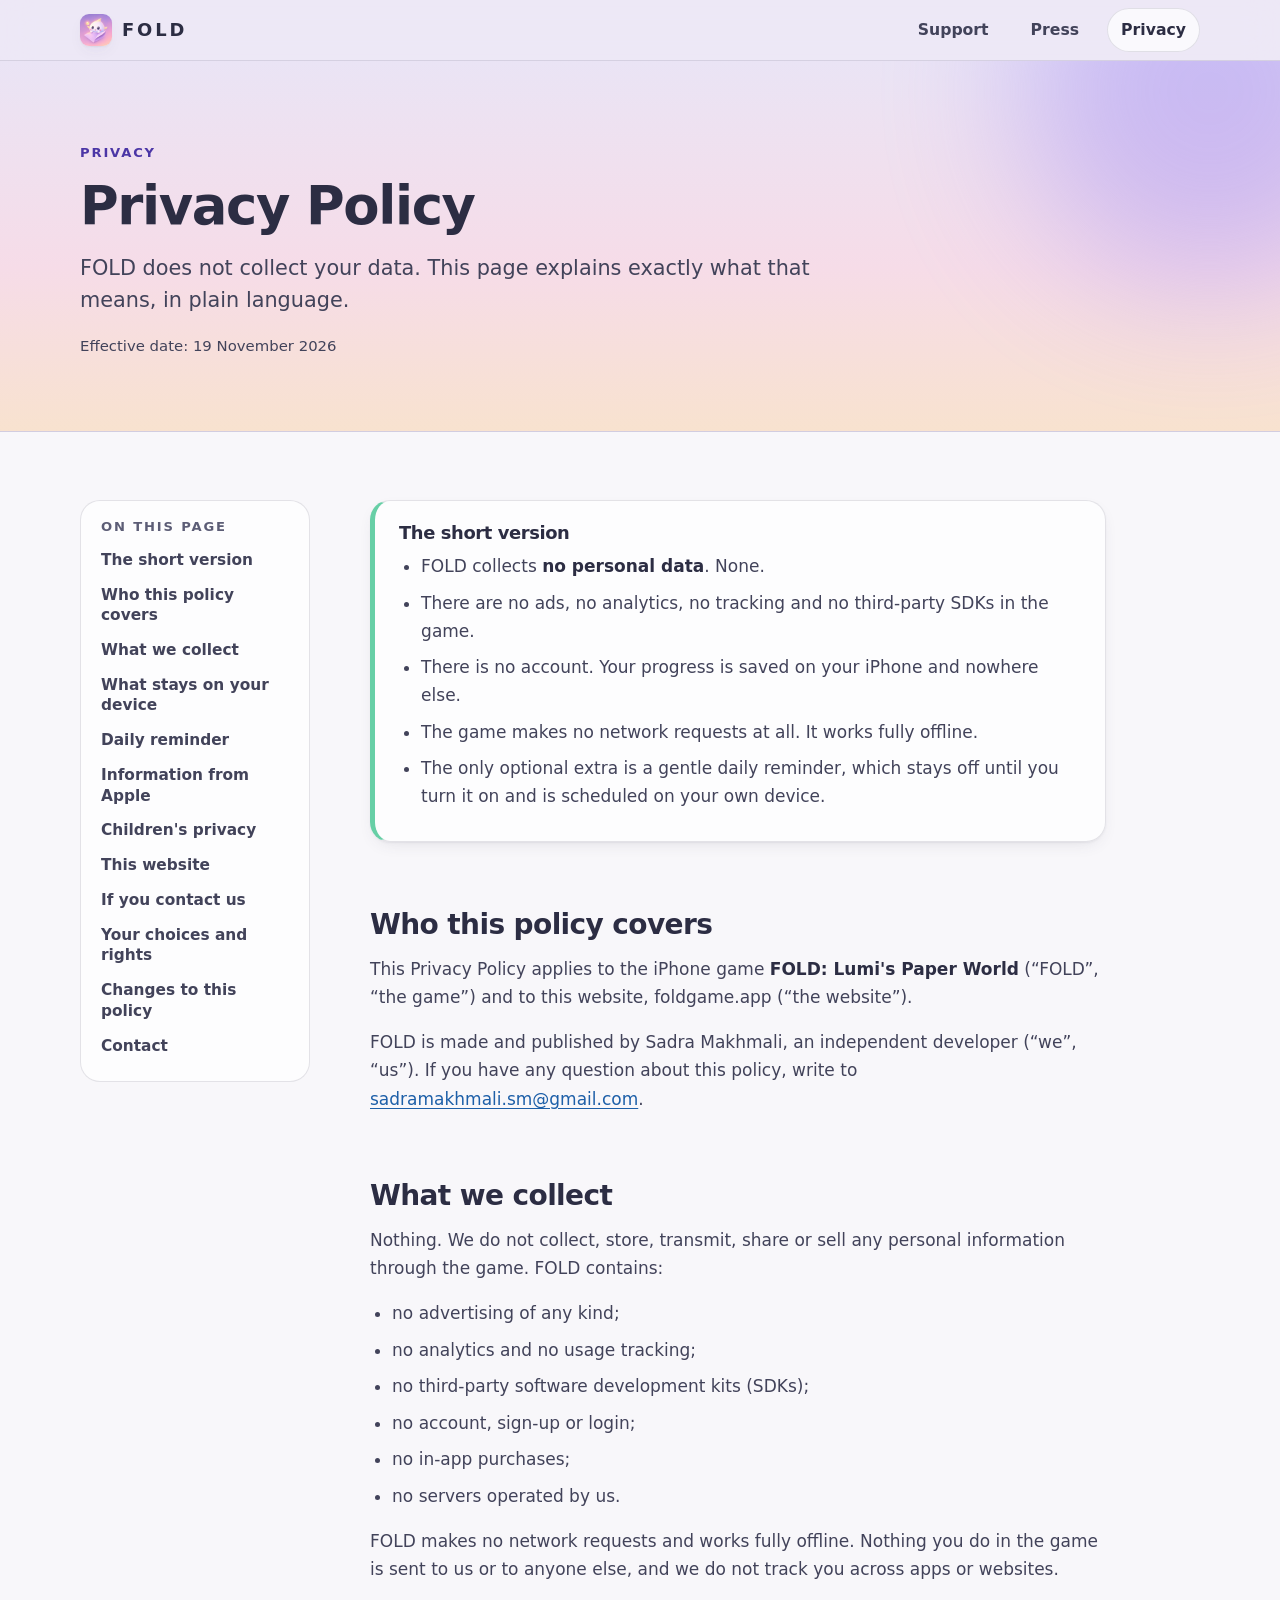
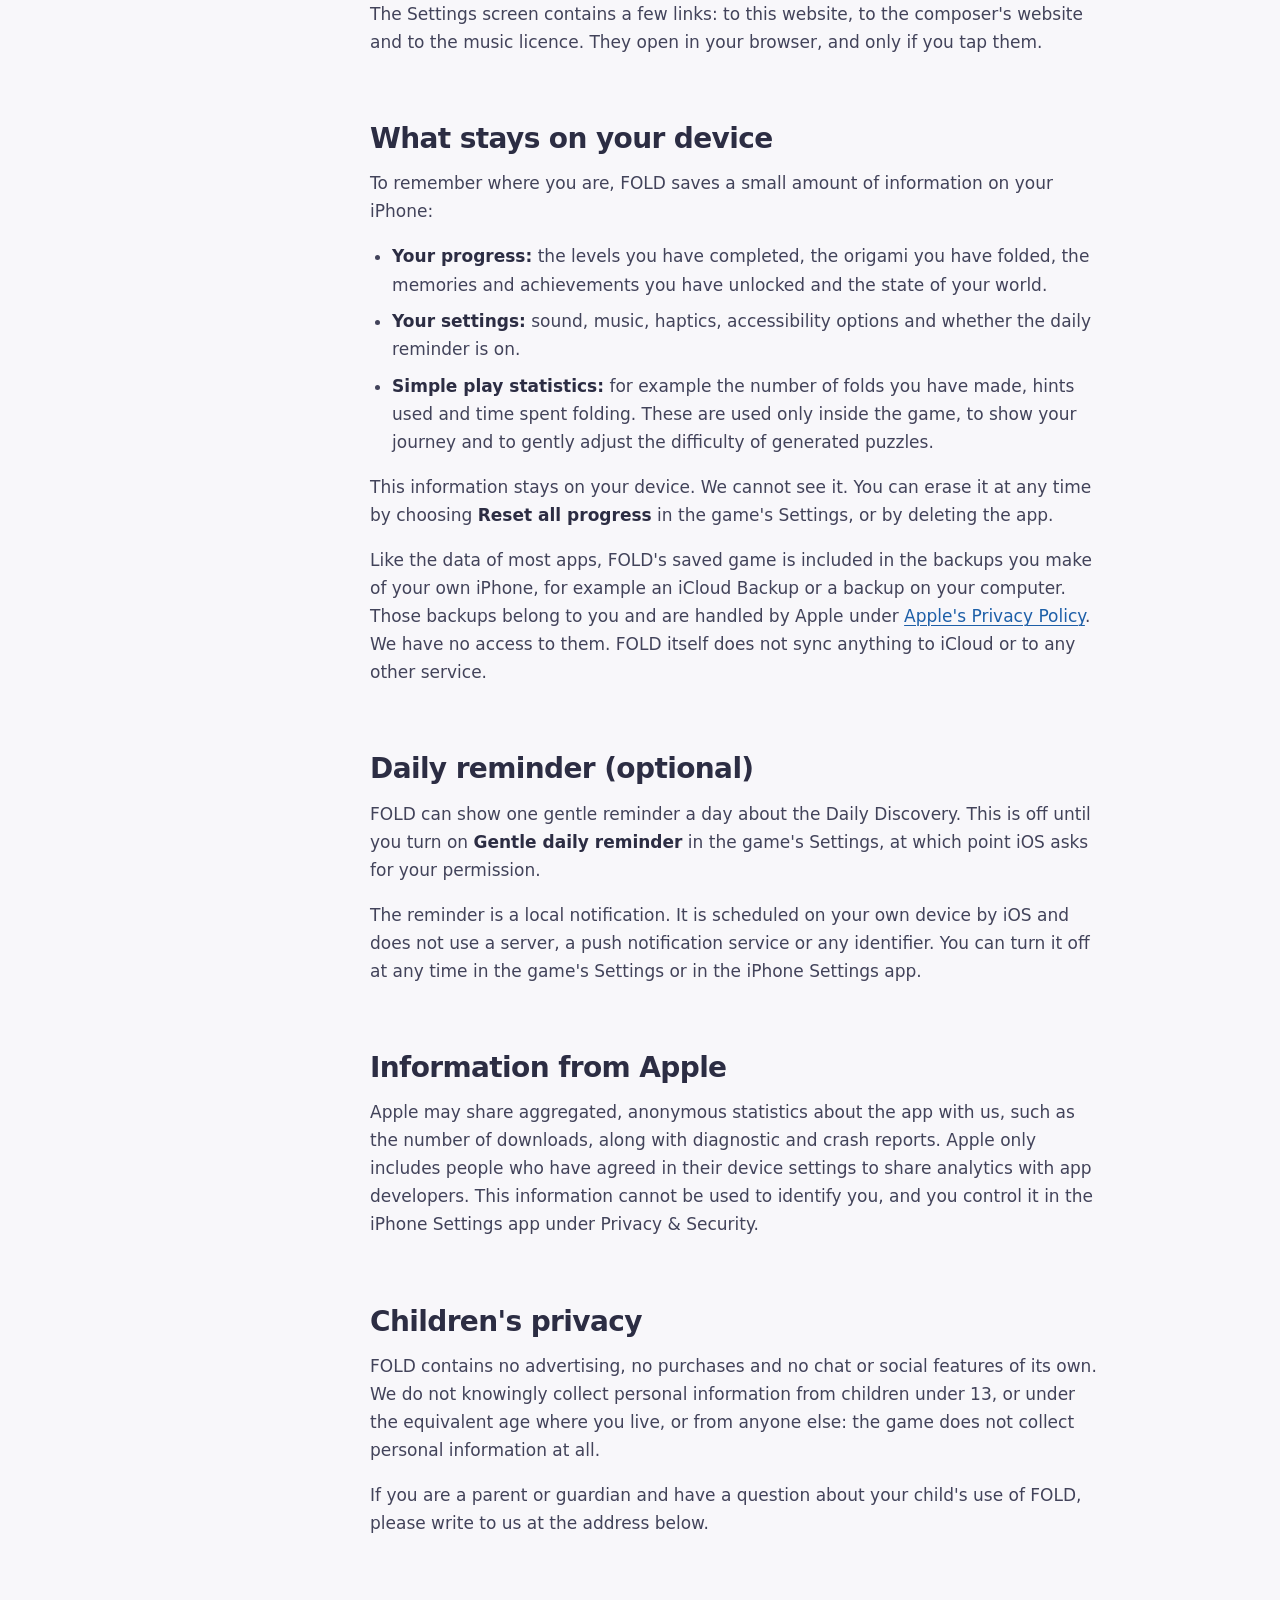
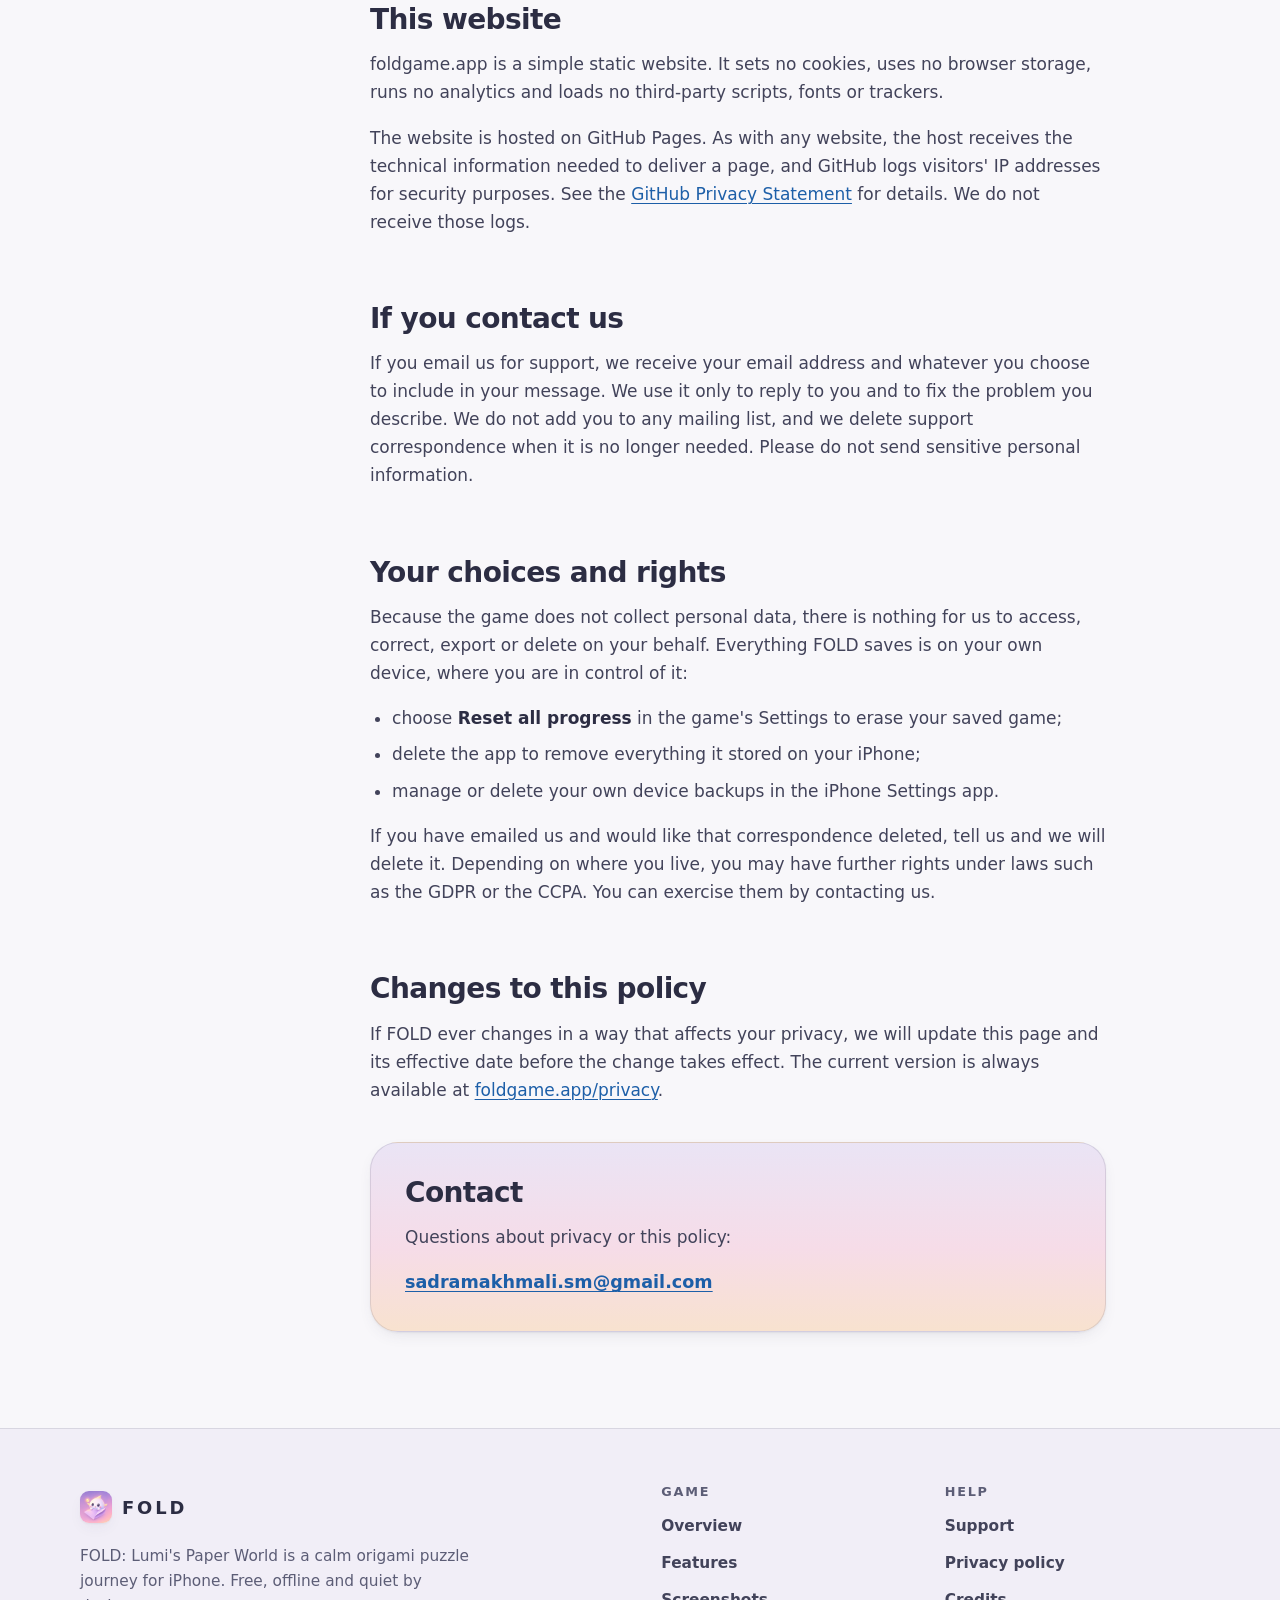
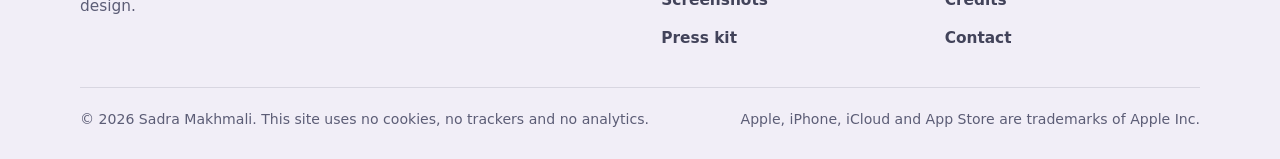
<file: privacy/index.html>
<!doctype html>
<html lang="en">
<head>
  <meta charset="utf-8">
  <meta name="viewport" content="width=device-width, initial-scale=1, viewport-fit=cover">
  <title>Privacy Policy — FOLD: Lumi's Paper World</title>
  <meta name="description" content="FOLD collects no personal data. No ads, no analytics, no accounts and no third-party SDKs. Read the full privacy policy.">
  <link rel="canonical" href="https://foldgame.app/privacy/">
  <meta name="color-scheme" content="light dark">
  <meta name="theme-color" content="#EAE4F5" media="(prefers-color-scheme: light)">
  <meta name="theme-color" content="#14142A" media="(prefers-color-scheme: dark)">
  <meta name="format-detection" content="telephone=no">

  <meta property="og:type" content="website">
  <meta property="og:site_name" content="FOLD: Lumi's Paper World">
  <meta property="og:locale" content="en_US">
  <meta property="og:title" content="Privacy Policy — FOLD: Lumi's Paper World">
  <meta property="og:description" content="FOLD collects no personal data. No ads, no analytics, no accounts and no third-party SDKs. Read the full privacy policy.">
  <meta property="og:url" content="https://foldgame.app/privacy/">
  <meta property="og:image" content="https://foldgame.app/assets/img/og-image.png">
  <meta property="og:image:width" content="1200">
  <meta property="og:image:height" content="630">
  <meta property="og:image:alt" content="Lumi, a small white spirit, sitting in a fold of paper beside the words FOLD: Lumi's Paper World, with floating islands behind.">
  <meta name="twitter:card" content="summary_large_image">
  <meta name="twitter:title" content="Privacy Policy — FOLD: Lumi's Paper World">
  <meta name="twitter:description" content="FOLD collects no personal data. No ads, no analytics, no accounts and no third-party SDKs. Read the full privacy policy.">
  <meta name="twitter:image" content="https://foldgame.app/assets/img/og-image.png">

  <link rel="icon" href="../favicon.ico" sizes="32x32">
  <link rel="icon" type="image/png" sizes="192x192" href="../assets/img/favicon-192.png">
  <link rel="apple-touch-icon" href="../assets/img/apple-touch-icon.png">
  <link rel="stylesheet" href="../assets/css/site.css">
  <script src="../assets/js/site.js" defer></script>
</head>
<body>
  <a class="skip-link" href="#main">Skip to content</a>

  <svg class="svg-defs" aria-hidden="true" focusable="false">
    <defs>
      <linearGradient id="g-sky" x1="0" y1="0" x2="0" y2="1">
        <stop offset="0" stop-color="#DCD0F1"/>
        <stop offset="0.56" stop-color="#F6DCE8"/>
        <stop offset="1" stop-color="#F8E2CF"/>
      </linearGradient>
      <linearGradient id="g-mark" x1="0" y1="0" x2="0.35" y2="1">
        <stop offset="0" stop-color="#A592EC"/>
        <stop offset="0.6" stop-color="#EC9CC6"/>
        <stop offset="1" stop-color="#F6C592"/>
      </linearGradient>
      <radialGradient id="g-glow">
        <stop offset="0" stop-color="#FFFFFF" stop-opacity="0.95"/>
        <stop offset="0.45" stop-color="#FFF4D6" stop-opacity="0.55"/>
        <stop offset="1" stop-color="#FFF4D6" stop-opacity="0"/>
      </radialGradient>
      <linearGradient id="g-shade" x1="0" y1="0" x2="1" y2="0">
        <stop offset="0" stop-color="#42435A" stop-opacity="0.22"/>
        <stop offset="1" stop-color="#42435A" stop-opacity="0"/>
      </linearGradient>
      <linearGradient id="g-weave" x1="0" y1="0" x2="1" y2="0">
        <stop offset="0" stop-color="#A18AF2"/>
        <stop offset="0.3" stop-color="#4DA9F5"/>
        <stop offset="0.55" stop-color="#67CFA6"/>
        <stop offset="0.8" stop-color="#F5BE54"/>
        <stop offset="1" stop-color="#F26BAA"/>
      </linearGradient>
    </defs>
    <symbol id="crane" viewBox="140 190 710 550">
      <polygon points="835,332 640,608 628,565 628,452" fill="var(--o-2)"/>
      <polygon points="216,345 432,520 378,608" fill="var(--o-1)"/>
      <polygon points="216,345 155,410 245,392" fill="#EC66A6"/>
      <polygon points="415,205 520,378 428,522 398,498" fill="var(--o-2)"/>
      <polygon points="527,388 630,565 512,538 428,522" fill="var(--o-3)"/>
      <polygon points="622,220 630,565 527,388" fill="var(--o-5)"/>
      <polygon points="400,565 512,538 512,728" fill="var(--o-1)"/>
      <polygon points="512,538 630,565 512,728" fill="var(--o-4)"/>
    </symbol>
    <defs>
      <radialGradient id="g-lumi" cx="0.4" cy="0.35" r="0.75">
        <stop offset="0" stop-color="#FFFFFF"/>
        <stop offset="1" stop-color="#A9D6FF"/>
      </radialGradient>
      <radialGradient id="g-halo">
        <stop offset="0.45" stop-color="#BFE6FF" stop-opacity="0.75"/>
        <stop offset="1" stop-color="#BFE6FF" stop-opacity="0"/>
      </radialGradient>
    </defs>
    <symbol id="lumi" viewBox="0 0 48 48">
      <circle cx="24" cy="25" r="23" fill="url(#g-halo)"/>
      <path d="M9.5 24 L3.5 20.5 L8.5 29 Z" fill="#F8DE8C"/>
      <path d="M38.5 24 L44.5 20.5 L39.5 29 Z" fill="#F8DE8C"/>
      <path d="M26 5 C 30 13, 39.5 19, 39.5 28.5 A 15.5 14.5 0 0 1 8.5 28.5 C 8.5 20, 19 14.5, 26 5 Z" fill="url(#g-lumi)" stroke="#9CC6F0" stroke-opacity="0.6"/>
      <ellipse cx="18.8" cy="27" rx="2.3" ry="3.2" fill="#34325C"/>
      <ellipse cx="29.2" cy="27" rx="2.3" ry="3.2" fill="#34325C"/>
      <circle cx="19.5" cy="25.8" r="0.8" fill="#fff"/>
      <circle cx="29.900" cy="25.8" r="0.8" fill="#fff"/>
      <ellipse cx="14.2" cy="32" rx="2.6" ry="1.6" fill="#F7A8C4" opacity="0.85"/>
      <ellipse cx="33.8" cy="32" rx="2.6" ry="1.6" fill="#F7A8C4" opacity="0.85"/>
    </symbol>
    <symbol id="gl-b" viewBox="-20 -20 40 40"><path d="M0 -13 C 6 -4, 10 1, 10 6 A 10 10 0 1 1 -10 6 C -10 1, -6 -4, 0 -13 Z" fill="#fff"/></symbol>
    <symbol id="gl-p" viewBox="-20 -20 40 40"><path transform="rotate(35)" d="M0 -14 C 10 -5, 10 7, 0 14 C -10 7, -10 -5, 0 -14 Z" fill="#fff"/></symbol>
    <symbol id="gl-y" viewBox="-20 -20 40 40"><polygon points="0,-14 3.6,-4.9 13.3,-4.3 5.8,1.8 8.2,11.3 0,6 -8.2,11.3 -5.8,1.8 -13.3,-4.3 -3.6,-4.9" fill="#fff"/></symbol>
    <symbol id="gl-g" viewBox="-20 -20 40 40"><path d="M-11 11 C -13 -4, -2 -14, 12 -12 C 14 2, 4 13, -11 11 Z" fill="#fff"/><path d="M-8 8 L 5 -5" stroke="#000" stroke-opacity="0.2" stroke-width="2" stroke-linecap="round"/></symbol>
    <symbol id="gl-v" viewBox="-20 -20 40 40"><path d="M5 -13 A 13.5 13.5 0 1 0 13 6 A 10.5 10.5 0 0 1 5 -13 Z" fill="#fff"/></symbol>
    <symbol id="o-crane" viewBox="140 190 710 550"><use href="#crane" x="140" y="190" width="710" height="550"/></symbol>
    <symbol id="o-butterfly" viewBox="0 0 200 160">
      <polygon points="22,22 98,74 56,98" fill="#A18AF2"/>
      <polygon points="22,22 98,74 76,34" fill="#C6B8FF"/>
      <polygon points="178,22 102,74 144,98" fill="#8F78E8"/>
      <polygon points="178,22 102,74 124,34" fill="#B3A2F5"/>
      <polygon points="98,84 42,142 86,128" fill="#BBAAF7"/>
      <polygon points="102,84 158,142 114,128" fill="#9A86EE"/>
      <polygon points="100,58 93,98 100,144" fill="#F6F3FF"/>
      <polygon points="100,58 107,98 100,144" fill="#D5CCF0"/>
    </symbol>
    <symbol id="o-lotus" viewBox="0 0 200 160">
      <polygon points="14,100 72,90 86,124 40,128" fill="#F9C9DD"/>
      <polygon points="186,100 128,90 114,124 160,128" fill="#F2A9C8"/>
      <polygon points="40,90 90,54 86,120" fill="#F6B6D2"/>
      <polygon points="160,90 110,54 114,120" fill="#EE9DC0"/>
      <polygon points="100,28 70,104 100,130" fill="#FBD6E6"/>
      <polygon points="100,28 130,104 100,130" fill="#EF8DB8"/>
      <polygon points="40,128 100,128 100,148 70,148" fill="#7BD6B1"/>
      <polygon points="100,128 160,128 130,148 100,148" fill="#4FB892"/>
    </symbol>
    <symbol id="o-star" viewBox="0 0 200 160">
      <polygon points="100,80 100,14 116.5,57.3" fill="#FBD98A"/>
      <polygon points="100,80 116.5,57.3 162.800,59.600" fill="#E9A93A"/>
      <polygon points="100,80 162.800,59.600 126.600,88.700" fill="#FBD98A"/>
      <polygon points="100,80 126.600,88.700 138.800,133.400" fill="#E9A93A"/>
      <polygon points="100,80 138.800,133.400 100,108" fill="#FBD98A"/>
      <polygon points="100,80 100,108 61.200,133.400" fill="#E9A93A"/>
      <polygon points="100,80 61.200,133.400 73.400,88.700" fill="#FBD98A"/>
      <polygon points="100,80 73.400,88.700 37.200,59.600" fill="#E9A93A"/>
      <polygon points="100,80 37.200,59.600 83.5,57.3" fill="#FBD98A"/>
      <polygon points="100,80 83.5,57.3 100,14" fill="#E9A93A"/>
    </symbol>
  </svg>

  <header class="site-header">
    <div class="container header-inner">
      <a class="brand" href="../" aria-label="FOLD home">
        <img class="brand-mark" src="../assets/img/favicon-192.png" width="32" height="32" alt="">
        <span class="brand-name">FOLD</span>
      </a>
      <nav class="site-nav" aria-label="Main">
        <ul>
          <li><a href="../support/">Support</a></li>
          <li><a href="../press/">Press</a></li>
          <li><a href="../privacy/" aria-current="page">Privacy</a></li>
        </ul>
      </nav>
    </div>
  </header>

  <main id="main">
    <section class="page-hero">
      <div class="container">
        <p class="eyebrow">Privacy</p>
        <h1>Privacy Policy</h1>
        <p class="lead">FOLD does not collect your data. This page explains exactly what that means, in plain language.</p>
        <p class="page-meta">Effective date: <time datetime="2026-11-19">19 November 2026</time></p>
      </div>
    </section>

    <div class="page-body">
      <div class="container layout">
        <nav class="toc" aria-labelledby="toc-title">
          <h2 id="toc-title">On this page</h2>
          <ol>
            <li><a href="#summary">The short version</a></li>
            <li><a href="#scope">Who this policy covers</a></li>
            <li><a href="#collect">What we collect</a></li>
            <li><a href="#device">What stays on your device</a></li>
            <li><a href="#notifications">Daily reminder</a></li>
            <li><a href="#apple">Information from Apple</a></li>
            <li><a href="#children">Children's privacy</a></li>
            <li><a href="#website">This website</a></li>
            <li><a href="#email">If you contact us</a></li>
            <li><a href="#rights">Your choices and rights</a></li>
            <li><a href="#changes">Changes to this policy</a></li>
            <li><a href="#contact">Contact</a></li>
          </ol>
        </nav>

        <article class="prose">
          <section class="callout" id="summary" aria-labelledby="summary-title">
            <h2 id="summary-title">The short version</h2>
            <ul>
              <li>FOLD collects <strong>no personal data</strong>. None.</li>
              <li>There are no ads, no analytics, no tracking and no third-party SDKs in the game.</li>
              <li>There is no account. Your progress is saved on your iPhone and nowhere else.</li>
              <li>The game makes no network requests at all. It works fully offline.</li>
              <li>The only optional extra is a gentle daily reminder, which stays off until you turn it on and is scheduled on your own device.</li>
            </ul>
          </section>

          <h2 id="scope">Who this policy covers</h2>
          <p>This Privacy Policy applies to the iPhone game <strong>FOLD: Lumi's Paper World</strong> (“FOLD”, “the game”) and to this website, foldgame.app (“the website”).</p>
          <p>FOLD is made and published by Sadra Makhmali, an independent developer (“we”, “us”). If you have any question about this policy, write to <a href="mailto:sadramakhmali.sm@gmail.com?subject=FOLD">sadramakhmali.sm@gmail.com</a>.</p>

          <h2 id="collect">What we collect</h2>
          <p>Nothing. We do not collect, store, transmit, share or sell any personal information through the game. FOLD contains:</p>
          <ul>
            <li>no advertising of any kind;</li>
            <li>no analytics and no usage tracking;</li>
            <li>no third-party software development kits (SDKs);</li>
            <li>no account, sign-up or login;</li>
            <li>no in-app purchases;</li>
            <li>no servers operated by us.</li>
          </ul>
          <p>FOLD makes no network requests and works fully offline. Nothing you do in the game is sent to us or to anyone else, and we do not track you across apps or websites.</p>
          <p>The Settings screen contains a few links: to this website, to the composer's website and to the music licence. They open in your browser, and only if you tap them.</p>

          <h2 id="device">What stays on your device</h2>
          <p>To remember where you are, FOLD saves a small amount of information on your iPhone:</p>
          <ul>
            <li><strong>Your progress:</strong> the levels you have completed, the origami you have folded, the memories and achievements you have unlocked and the state of your world.</li>
            <li><strong>Your settings:</strong> sound, music, haptics, accessibility options and whether the daily reminder is on.</li>
            <li><strong>Simple play statistics:</strong> for example the number of folds you have made, hints used and time spent folding. These are used only inside the game, to show your journey and to gently adjust the difficulty of generated puzzles.</li>
          </ul>
          <p>This information stays on your device. We cannot see it. You can erase it at any time by choosing <strong>Reset all progress</strong> in the game's Settings, or by deleting the app.</p>
          <p>Like the data of most apps, FOLD's saved game is included in the backups you make of your own iPhone, for example an iCloud Backup or a backup on your computer. Those backups belong to you and are handled by Apple under <a href="https://www.apple.com/legal/privacy/" rel="noopener">Apple's Privacy Policy</a>. We have no access to them. FOLD itself does not sync anything to iCloud or to any other service.</p>

          <h2 id="notifications">Daily reminder (optional)</h2>
          <p>FOLD can show one gentle reminder a day about the Daily Discovery. This is off until you turn on <strong>Gentle daily reminder</strong> in the game's Settings, at which point iOS asks for your permission.</p>
          <p>The reminder is a local notification. It is scheduled on your own device by iOS and does not use a server, a push notification service or any identifier. You can turn it off at any time in the game's Settings or in the iPhone Settings app.</p>

          <h2 id="apple">Information from Apple</h2>
          <p>Apple may share aggregated, anonymous statistics about the app with us, such as the number of downloads, along with diagnostic and crash reports. Apple only includes people who have agreed in their device settings to share analytics with app developers. This information cannot be used to identify you, and you control it in the iPhone Settings app under Privacy &amp; Security.</p>

          <h2 id="children">Children's privacy</h2>
          <p>FOLD contains no advertising, no purchases and no chat or social features of its own. We do not knowingly collect personal information from children under 13, or under the equivalent age where you live, or from anyone else: the game does not collect personal information at all.</p>
          <p>If you are a parent or guardian and have a question about your child's use of FOLD, please write to us at the address below.</p>

          <h2 id="website">This website</h2>
          <p>foldgame.app is a simple static website. It sets no cookies, uses no browser storage, runs no analytics and loads no third-party scripts, fonts or trackers.</p>
          <p>The website is hosted on GitHub Pages. As with any website, the host receives the technical information needed to deliver a page, and GitHub logs visitors' IP addresses for security purposes. See the <a href="https://docs.github.com/en/site-policy/privacy-policies/github-general-privacy-statement" rel="noopener">GitHub Privacy Statement</a> for details. We do not receive those logs.</p>

          <h2 id="email">If you contact us</h2>
          <p>If you email us for support, we receive your email address and whatever you choose to include in your message. We use it only to reply to you and to fix the problem you describe. We do not add you to any mailing list, and we delete support correspondence when it is no longer needed. Please do not send sensitive personal information.</p>

          <h2 id="rights">Your choices and rights</h2>
          <p>Because the game does not collect personal data, there is nothing for us to access, correct, export or delete on your behalf. Everything FOLD saves is on your own device, where you are in control of it:</p>
          <ul>
            <li>choose <strong>Reset all progress</strong> in the game's Settings to erase your saved game;</li>
            <li>delete the app to remove everything it stored on your iPhone;</li>
            <li>manage or delete your own device backups in the iPhone Settings app.</li>
          </ul>
          <p>If you have emailed us and would like that correspondence deleted, tell us and we will delete it. Depending on where you live, you may have further rights under laws such as the GDPR or the CCPA. You can exercise them by contacting us.</p>

          <h2 id="changes">Changes to this policy</h2>
          <p>If FOLD ever changes in a way that affects your privacy, we will update this page and its effective date before the change takes effect. The current version is always available at <a href="https://foldgame.app/privacy/">foldgame.app/privacy</a>.</p>

          <section class="contact-card" id="contact" aria-labelledby="contact-title">
            <h2 id="contact-title">Contact</h2>
            <p>Questions about privacy or this policy:</p>
            <p><a class="email" href="mailto:sadramakhmali.sm@gmail.com?subject=FOLD">sadramakhmali.sm@gmail.com</a></p>
          </section>
        </article>
      </div>
    </div>
  </main>

  <footer class="site-footer">
    <div class="container">
      <div class="footer-grid">
        <div class="footer-brand">
          <a class="brand" href="../" aria-label="FOLD home">
            <img class="brand-mark" src="../assets/img/favicon-192.png" width="32" height="32" alt="">
            <span class="brand-name">FOLD</span>
          </a>
          <p>FOLD: Lumi's Paper World is a calm origami puzzle journey for iPhone. Free, offline and quiet by design.</p>
        </div>
        <nav aria-label="Game">
          <h2>Game</h2>
          <ul>
            <li><a href="../">Overview</a></li>
            <li><a href="../#features">Features</a></li>
            <li><a href="../#gallery">Screenshots</a></li>
            <li><a href="../press/">Press kit</a></li>
          </ul>
        </nav>
        <nav aria-label="Help and legal">
          <h2>Help</h2>
          <ul>
            <li><a href="../support/">Support</a></li>
            <li><a href="../privacy/">Privacy policy</a></li>
            <li><a href="../credits/">Credits</a></li>
            <li><a href="mailto:sadramakhmali.sm@gmail.com?subject=FOLD">Contact</a></li>
          </ul>
        </nav>
      </div>
      <div class="footer-base">
        <p>© 2026 Sadra Makhmali. This site uses no cookies, no trackers and no analytics.</p>
        <p>Apple, iPhone, iCloud and App Store are trademarks of Apple Inc.</p>
      </div>
    </div>
  </footer>
</body>
</html>
</file>
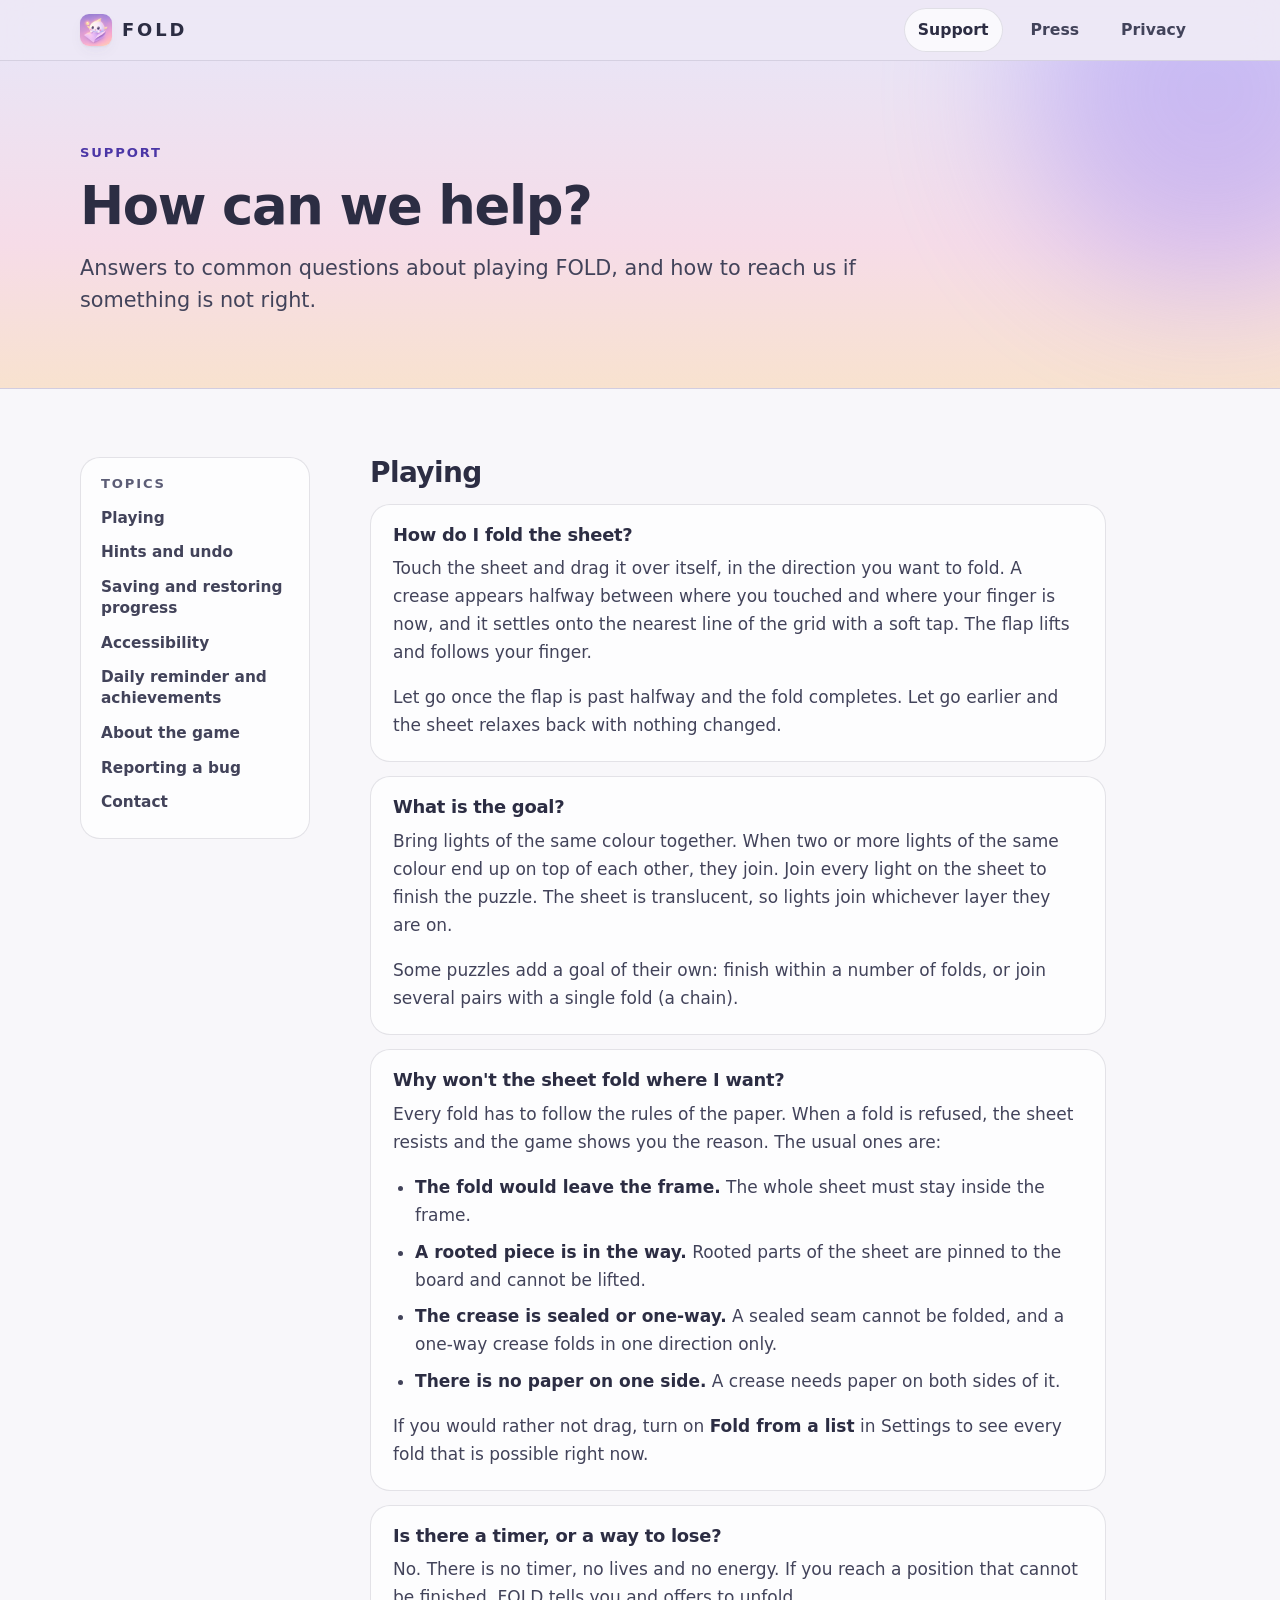
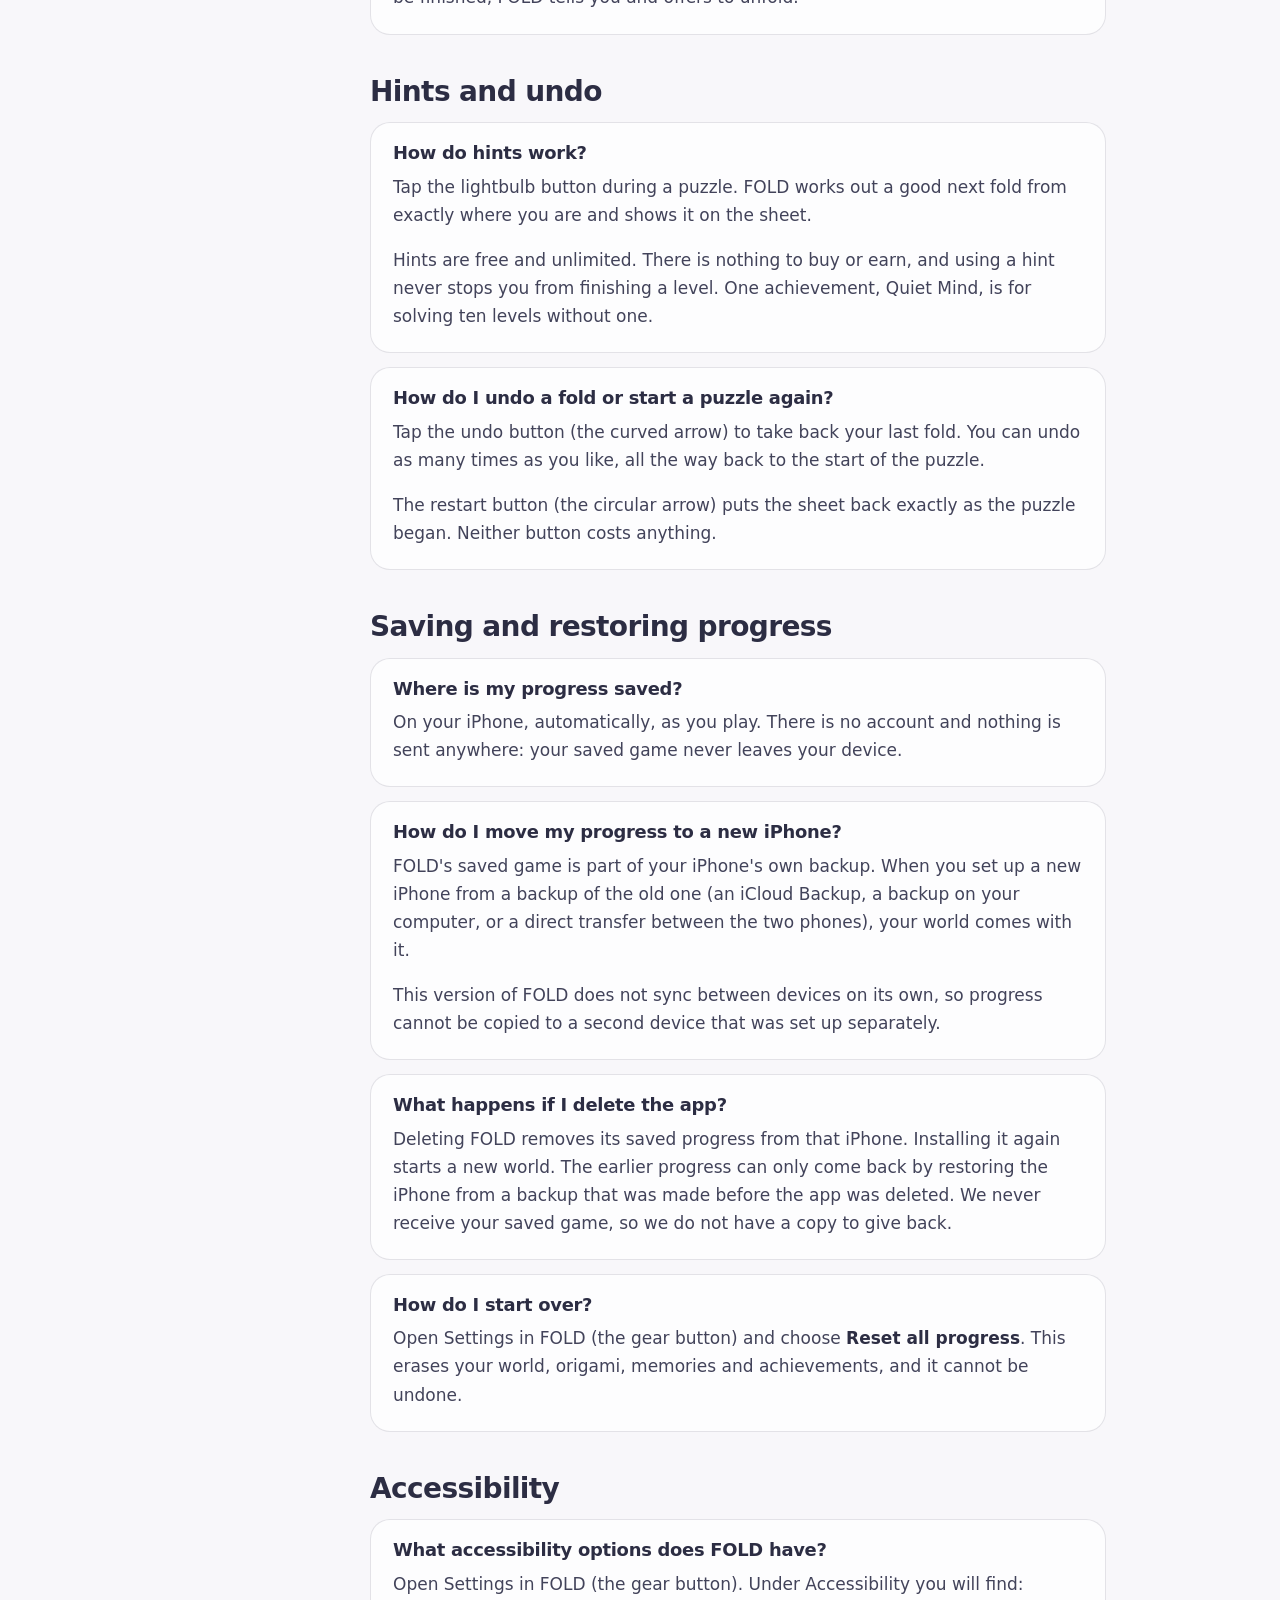
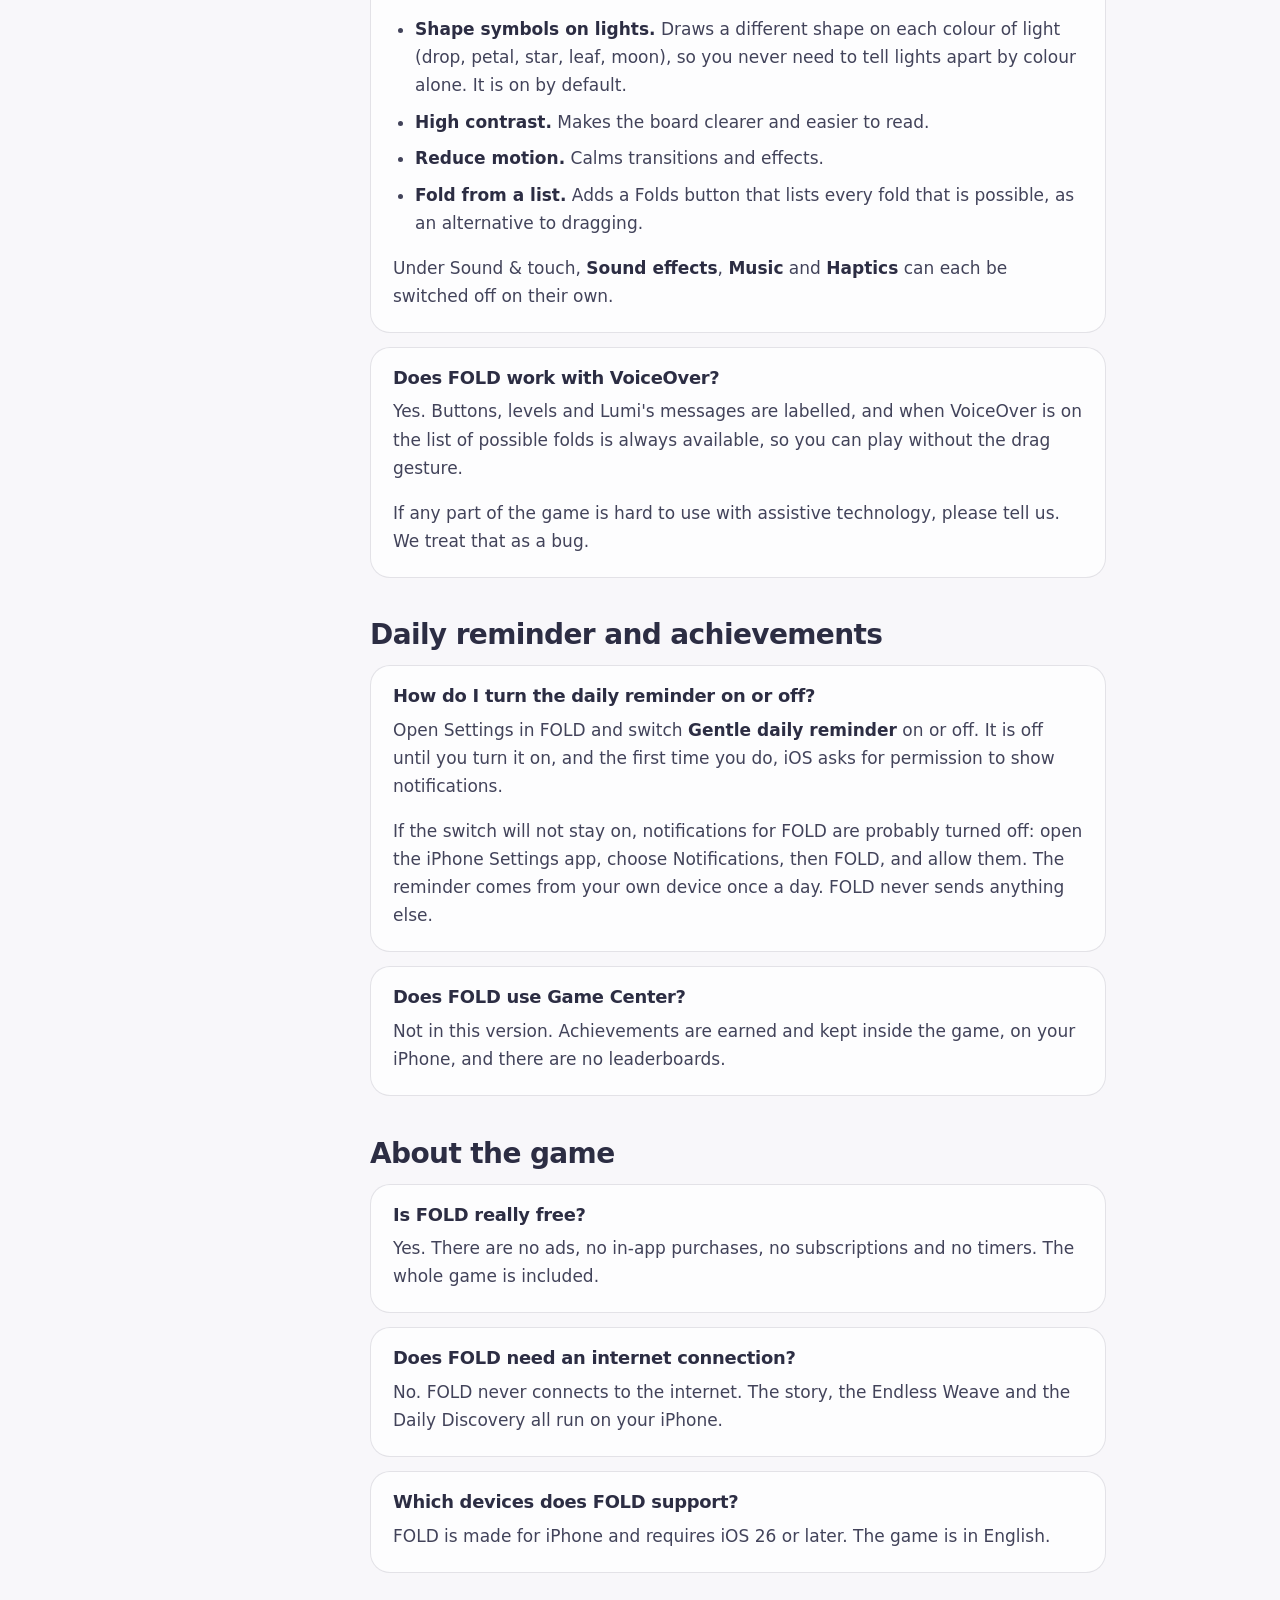
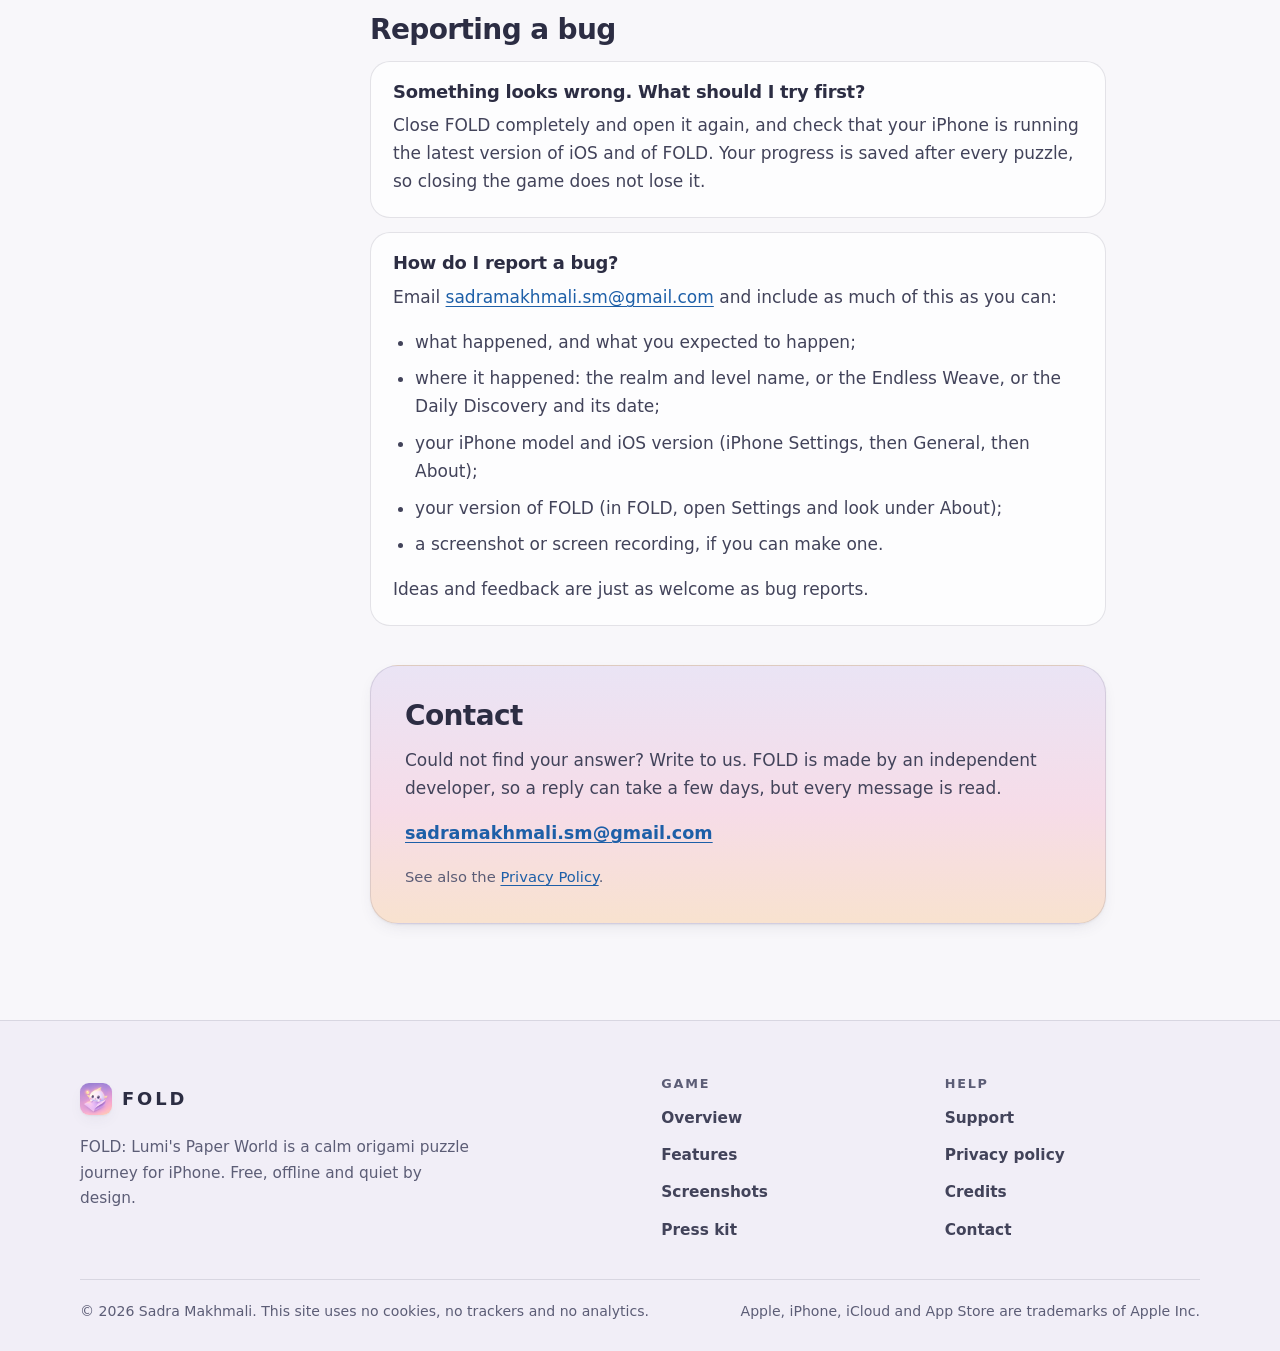
<file: support/index.html>
<!doctype html>
<html lang="en">
<head>
  <meta charset="utf-8">
  <meta name="viewport" content="width=device-width, initial-scale=1, viewport-fit=cover">
  <title>Support — FOLD: Lumi's Paper World</title>
  <meta name="description" content="Help for FOLD: how to fold, hints and undo, saving and restoring progress, accessibility options, the daily reminder, and how to report a bug.">
  <link rel="canonical" href="https://foldgame.app/support/">
  <meta name="color-scheme" content="light dark">
  <meta name="theme-color" content="#EAE4F5" media="(prefers-color-scheme: light)">
  <meta name="theme-color" content="#14142A" media="(prefers-color-scheme: dark)">
  <meta name="format-detection" content="telephone=no">

  <meta property="og:type" content="website">
  <meta property="og:site_name" content="FOLD: Lumi's Paper World">
  <meta property="og:locale" content="en_US">
  <meta property="og:title" content="Support — FOLD: Lumi's Paper World">
  <meta property="og:description" content="Help for FOLD: how to fold, hints and undo, saving and restoring progress, accessibility options, the daily reminder, and how to report a bug.">
  <meta property="og:url" content="https://foldgame.app/support/">
  <meta property="og:image" content="https://foldgame.app/assets/img/og-image.png">
  <meta property="og:image:width" content="1200">
  <meta property="og:image:height" content="630">
  <meta property="og:image:alt" content="Lumi, a small white spirit, sitting in a fold of paper beside the words FOLD: Lumi's Paper World, with floating islands behind.">
  <meta name="twitter:card" content="summary_large_image">
  <meta name="twitter:title" content="Support — FOLD: Lumi's Paper World">
  <meta name="twitter:description" content="Help for FOLD: how to fold, hints and undo, saving and restoring progress, accessibility options, the daily reminder, and how to report a bug.">
  <meta name="twitter:image" content="https://foldgame.app/assets/img/og-image.png">

  <link rel="icon" href="../favicon.ico" sizes="32x32">
  <link rel="icon" type="image/png" sizes="192x192" href="../assets/img/favicon-192.png">
  <link rel="apple-touch-icon" href="../assets/img/apple-touch-icon.png">
  <link rel="stylesheet" href="../assets/css/site.css">
  <script src="../assets/js/site.js" defer></script>
</head>
<body>
  <a class="skip-link" href="#main">Skip to content</a>

  <svg class="svg-defs" aria-hidden="true" focusable="false">
    <defs>
      <linearGradient id="g-sky" x1="0" y1="0" x2="0" y2="1">
        <stop offset="0" stop-color="#DCD0F1"/>
        <stop offset="0.56" stop-color="#F6DCE8"/>
        <stop offset="1" stop-color="#F8E2CF"/>
      </linearGradient>
      <linearGradient id="g-mark" x1="0" y1="0" x2="0.35" y2="1">
        <stop offset="0" stop-color="#A592EC"/>
        <stop offset="0.6" stop-color="#EC9CC6"/>
        <stop offset="1" stop-color="#F6C592"/>
      </linearGradient>
      <radialGradient id="g-glow">
        <stop offset="0" stop-color="#FFFFFF" stop-opacity="0.95"/>
        <stop offset="0.45" stop-color="#FFF4D6" stop-opacity="0.55"/>
        <stop offset="1" stop-color="#FFF4D6" stop-opacity="0"/>
      </radialGradient>
      <linearGradient id="g-shade" x1="0" y1="0" x2="1" y2="0">
        <stop offset="0" stop-color="#42435A" stop-opacity="0.22"/>
        <stop offset="1" stop-color="#42435A" stop-opacity="0"/>
      </linearGradient>
      <linearGradient id="g-weave" x1="0" y1="0" x2="1" y2="0">
        <stop offset="0" stop-color="#A18AF2"/>
        <stop offset="0.3" stop-color="#4DA9F5"/>
        <stop offset="0.55" stop-color="#67CFA6"/>
        <stop offset="0.8" stop-color="#F5BE54"/>
        <stop offset="1" stop-color="#F26BAA"/>
      </linearGradient>
    </defs>
    <symbol id="crane" viewBox="140 190 710 550">
      <polygon points="835,332 640,608 628,565 628,452" fill="var(--o-2)"/>
      <polygon points="216,345 432,520 378,608" fill="var(--o-1)"/>
      <polygon points="216,345 155,410 245,392" fill="#EC66A6"/>
      <polygon points="415,205 520,378 428,522 398,498" fill="var(--o-2)"/>
      <polygon points="527,388 630,565 512,538 428,522" fill="var(--o-3)"/>
      <polygon points="622,220 630,565 527,388" fill="var(--o-5)"/>
      <polygon points="400,565 512,538 512,728" fill="var(--o-1)"/>
      <polygon points="512,538 630,565 512,728" fill="var(--o-4)"/>
    </symbol>
    <defs>
      <radialGradient id="g-lumi" cx="0.4" cy="0.35" r="0.75">
        <stop offset="0" stop-color="#FFFFFF"/>
        <stop offset="1" stop-color="#A9D6FF"/>
      </radialGradient>
      <radialGradient id="g-halo">
        <stop offset="0.45" stop-color="#BFE6FF" stop-opacity="0.75"/>
        <stop offset="1" stop-color="#BFE6FF" stop-opacity="0"/>
      </radialGradient>
    </defs>
    <symbol id="lumi" viewBox="0 0 48 48">
      <circle cx="24" cy="25" r="23" fill="url(#g-halo)"/>
      <path d="M9.5 24 L3.5 20.5 L8.5 29 Z" fill="#F8DE8C"/>
      <path d="M38.5 24 L44.5 20.5 L39.5 29 Z" fill="#F8DE8C"/>
      <path d="M26 5 C 30 13, 39.5 19, 39.5 28.5 A 15.5 14.5 0 0 1 8.5 28.5 C 8.5 20, 19 14.5, 26 5 Z" fill="url(#g-lumi)" stroke="#9CC6F0" stroke-opacity="0.6"/>
      <ellipse cx="18.8" cy="27" rx="2.3" ry="3.2" fill="#34325C"/>
      <ellipse cx="29.2" cy="27" rx="2.3" ry="3.2" fill="#34325C"/>
      <circle cx="19.5" cy="25.8" r="0.8" fill="#fff"/>
      <circle cx="29.900" cy="25.8" r="0.8" fill="#fff"/>
      <ellipse cx="14.2" cy="32" rx="2.6" ry="1.6" fill="#F7A8C4" opacity="0.85"/>
      <ellipse cx="33.8" cy="32" rx="2.6" ry="1.6" fill="#F7A8C4" opacity="0.85"/>
    </symbol>
    <symbol id="gl-b" viewBox="-20 -20 40 40"><path d="M0 -13 C 6 -4, 10 1, 10 6 A 10 10 0 1 1 -10 6 C -10 1, -6 -4, 0 -13 Z" fill="#fff"/></symbol>
    <symbol id="gl-p" viewBox="-20 -20 40 40"><path transform="rotate(35)" d="M0 -14 C 10 -5, 10 7, 0 14 C -10 7, -10 -5, 0 -14 Z" fill="#fff"/></symbol>
    <symbol id="gl-y" viewBox="-20 -20 40 40"><polygon points="0,-14 3.6,-4.9 13.3,-4.3 5.8,1.8 8.2,11.3 0,6 -8.2,11.3 -5.8,1.8 -13.3,-4.3 -3.6,-4.9" fill="#fff"/></symbol>
    <symbol id="gl-g" viewBox="-20 -20 40 40"><path d="M-11 11 C -13 -4, -2 -14, 12 -12 C 14 2, 4 13, -11 11 Z" fill="#fff"/><path d="M-8 8 L 5 -5" stroke="#000" stroke-opacity="0.2" stroke-width="2" stroke-linecap="round"/></symbol>
    <symbol id="gl-v" viewBox="-20 -20 40 40"><path d="M5 -13 A 13.5 13.5 0 1 0 13 6 A 10.5 10.5 0 0 1 5 -13 Z" fill="#fff"/></symbol>
    <symbol id="o-crane" viewBox="140 190 710 550"><use href="#crane" x="140" y="190" width="710" height="550"/></symbol>
    <symbol id="o-butterfly" viewBox="0 0 200 160">
      <polygon points="22,22 98,74 56,98" fill="#A18AF2"/>
      <polygon points="22,22 98,74 76,34" fill="#C6B8FF"/>
      <polygon points="178,22 102,74 144,98" fill="#8F78E8"/>
      <polygon points="178,22 102,74 124,34" fill="#B3A2F5"/>
      <polygon points="98,84 42,142 86,128" fill="#BBAAF7"/>
      <polygon points="102,84 158,142 114,128" fill="#9A86EE"/>
      <polygon points="100,58 93,98 100,144" fill="#F6F3FF"/>
      <polygon points="100,58 107,98 100,144" fill="#D5CCF0"/>
    </symbol>
    <symbol id="o-lotus" viewBox="0 0 200 160">
      <polygon points="14,100 72,90 86,124 40,128" fill="#F9C9DD"/>
      <polygon points="186,100 128,90 114,124 160,128" fill="#F2A9C8"/>
      <polygon points="40,90 90,54 86,120" fill="#F6B6D2"/>
      <polygon points="160,90 110,54 114,120" fill="#EE9DC0"/>
      <polygon points="100,28 70,104 100,130" fill="#FBD6E6"/>
      <polygon points="100,28 130,104 100,130" fill="#EF8DB8"/>
      <polygon points="40,128 100,128 100,148 70,148" fill="#7BD6B1"/>
      <polygon points="100,128 160,128 130,148 100,148" fill="#4FB892"/>
    </symbol>
    <symbol id="o-star" viewBox="0 0 200 160">
      <polygon points="100,80 100,14 116.5,57.3" fill="#FBD98A"/>
      <polygon points="100,80 116.5,57.3 162.800,59.600" fill="#E9A93A"/>
      <polygon points="100,80 162.800,59.600 126.600,88.700" fill="#FBD98A"/>
      <polygon points="100,80 126.600,88.700 138.800,133.400" fill="#E9A93A"/>
      <polygon points="100,80 138.800,133.400 100,108" fill="#FBD98A"/>
      <polygon points="100,80 100,108 61.200,133.400" fill="#E9A93A"/>
      <polygon points="100,80 61.200,133.400 73.400,88.700" fill="#FBD98A"/>
      <polygon points="100,80 73.400,88.700 37.200,59.600" fill="#E9A93A"/>
      <polygon points="100,80 37.200,59.600 83.5,57.3" fill="#FBD98A"/>
      <polygon points="100,80 83.5,57.3 100,14" fill="#E9A93A"/>
    </symbol>
  </svg>

  <header class="site-header">
    <div class="container header-inner">
      <a class="brand" href="../" aria-label="FOLD home">
        <img class="brand-mark" src="../assets/img/favicon-192.png" width="32" height="32" alt="">
        <span class="brand-name">FOLD</span>
      </a>
      <nav class="site-nav" aria-label="Main">
        <ul>
          <li><a href="../support/" aria-current="page">Support</a></li>
          <li><a href="../press/">Press</a></li>
          <li><a href="../privacy/">Privacy</a></li>
        </ul>
      </nav>
    </div>
  </header>

  <main id="main">
    <section class="page-hero">
      <div class="container">
        <p class="eyebrow">Support</p>
        <h1>How can we help?</h1>
        <p class="lead">Answers to common questions about playing FOLD, and how to reach us if something is not right.</p>
      </div>
    </section>

    <div class="page-body">
      <div class="container layout">
        <nav class="toc" aria-labelledby="toc-title">
          <h2 id="toc-title">Topics</h2>
          <ul>
            <li><a href="#playing">Playing</a></li>
            <li><a href="#hints">Hints and undo</a></li>
            <li><a href="#progress">Saving and restoring progress</a></li>
            <li><a href="#accessibility">Accessibility</a></li>
            <li><a href="#reminder-group">Daily reminder and achievements</a></li>
            <li><a href="#about">About the game</a></li>
            <li><a href="#bugs">Reporting a bug</a></li>
            <li><a href="#contact">Contact</a></li>
          </ul>
        </nav>

        <div class="prose">
          <section class="faq-group" id="playing" aria-labelledby="playing-title">
            <h2 id="playing-title">Playing</h2>
            <article class="faq" id="how-to-fold">
              <h3>How do I fold the sheet?</h3>
              <p>Touch the sheet and drag it over itself, in the direction you want to fold. A crease appears halfway between where you touched and where your finger is now, and it settles onto the nearest line of the grid with a soft tap. The flap lifts and follows your finger.</p>
              <p>Let go once the flap is past halfway and the fold completes. Let go earlier and the sheet relaxes back with nothing changed.</p>
            </article>
            <article class="faq" id="goal">
              <h3>What is the goal?</h3>
              <p>Bring lights of the same colour together. When two or more lights of the same colour end up on top of each other, they join. Join every light on the sheet to finish the puzzle. The sheet is translucent, so lights join whichever layer they are on.</p>
              <p>Some puzzles add a goal of their own: finish within a number of folds, or join several pairs with a single fold (a chain).</p>
            </article>
            <article class="faq" id="refused-fold">
              <h3>Why won't the sheet fold where I want?</h3>
              <p>Every fold has to follow the rules of the paper. When a fold is refused, the sheet resists and the game shows you the reason. The usual ones are:</p>
              <ul>
                <li><strong>The fold would leave the frame.</strong> The whole sheet must stay inside the frame.</li>
                <li><strong>A rooted piece is in the way.</strong> Rooted parts of the sheet are pinned to the board and cannot be lifted.</li>
                <li><strong>The crease is sealed or one-way.</strong> A sealed seam cannot be folded, and a one-way crease folds in one direction only.</li>
                <li><strong>There is no paper on one side.</strong> A crease needs paper on both sides of it.</li>
              </ul>
              <p>If you would rather not drag, turn on <strong>Fold from a list</strong> in Settings to see every fold that is possible right now.</p>
            </article>
            <article class="faq" id="losing">
              <h3>Is there a timer, or a way to lose?</h3>
              <p>No. There is no timer, no lives and no energy. If you reach a position that cannot be finished, FOLD tells you and offers to unfold.</p>
            </article>
          </section>

          <section class="faq-group" id="hints" aria-labelledby="hints-title">
            <h2 id="hints-title">Hints and undo</h2>
            <article class="faq" id="hint">
              <h3>How do hints work?</h3>
              <p>Tap the lightbulb button during a puzzle. FOLD works out a good next fold from exactly where you are and shows it on the sheet.</p>
              <p>Hints are free and unlimited. There is nothing to buy or earn, and using a hint never stops you from finishing a level. One achievement, Quiet Mind, is for solving ten levels without one.</p>
            </article>
            <article class="faq" id="undo">
              <h3>How do I undo a fold or start a puzzle again?</h3>
              <p>Tap the undo button (the curved arrow) to take back your last fold. You can undo as many times as you like, all the way back to the start of the puzzle.</p>
              <p>The restart button (the circular arrow) puts the sheet back exactly as the puzzle began. Neither button costs anything.</p>
            </article>
          </section>

          <section class="faq-group" id="progress" aria-labelledby="progress-title">
            <h2 id="progress-title">Saving and restoring progress</h2>
            <article class="faq" id="saving">
              <h3>Where is my progress saved?</h3>
              <p>On your iPhone, automatically, as you play. There is no account and nothing is sent anywhere: your saved game never leaves your device.</p>
            </article>
            <article class="faq" id="restoring">
              <h3>How do I move my progress to a new iPhone?</h3>
              <p>FOLD's saved game is part of your iPhone's own backup. When you set up a new iPhone from a backup of the old one (an iCloud Backup, a backup on your computer, or a direct transfer between the two phones), your world comes with it.</p>
              <p>This version of FOLD does not sync between devices on its own, so progress cannot be copied to a second device that was set up separately.</p>
            </article>
            <article class="faq" id="deleting">
              <h3>What happens if I delete the app?</h3>
              <p>Deleting FOLD removes its saved progress from that iPhone. Installing it again starts a new world. The earlier progress can only come back by restoring the iPhone from a backup that was made before the app was deleted. We never receive your saved game, so we do not have a copy to give back.</p>
            </article>
            <article class="faq" id="reset">
              <h3>How do I start over?</h3>
              <p>Open Settings in FOLD (the gear button) and choose <strong>Reset all progress</strong>. This erases your world, origami, memories and achievements, and it cannot be undone.</p>
            </article>
          </section>

          <section class="faq-group" id="accessibility" aria-labelledby="accessibility-title">
            <h2 id="accessibility-title">Accessibility</h2>
            <article class="faq" id="options">
              <h3>What accessibility options does FOLD have?</h3>
              <p>Open Settings in FOLD (the gear button). Under Accessibility you will find:</p>
              <ul>
                <li><strong>Shape symbols on lights.</strong> Draws a different shape on each colour of light (drop, petal, star, leaf, moon), so you never need to tell lights apart by colour alone. It is on by default.</li>
                <li><strong>High contrast.</strong> Makes the board clearer and easier to read.</li>
                <li><strong>Reduce motion.</strong> Calms transitions and effects.</li>
                <li><strong>Fold from a list.</strong> Adds a Folds button that lists every fold that is possible, as an alternative to dragging.</li>
              </ul>
              <p>Under Sound &amp; touch, <strong>Sound effects</strong>, <strong>Music</strong> and <strong>Haptics</strong> can each be switched off on their own.</p>
            </article>
            <article class="faq" id="voiceover">
              <h3>Does FOLD work with VoiceOver?</h3>
              <p>Yes. Buttons, levels and Lumi's messages are labelled, and when VoiceOver is on the list of possible folds is always available, so you can play without the drag gesture.</p>
              <p>If any part of the game is hard to use with assistive technology, please tell us. We treat that as a bug.</p>
            </article>
          </section>

          <section class="faq-group" id="reminder-group" aria-labelledby="reminder-title">
            <h2 id="reminder-title">Daily reminder and achievements</h2>
            <article class="faq" id="reminder">
              <h3>How do I turn the daily reminder on or off?</h3>
              <p>Open Settings in FOLD and switch <strong>Gentle daily reminder</strong> on or off. It is off until you turn it on, and the first time you do, iOS asks for permission to show notifications.</p>
              <p>If the switch will not stay on, notifications for FOLD are probably turned off: open the iPhone Settings app, choose Notifications, then FOLD, and allow them. The reminder comes from your own device once a day. FOLD never sends anything else.</p>
            </article>
            <article class="faq" id="game-center">
              <h3>Does FOLD use Game Center?</h3>
              <p>Not in this version. Achievements are earned and kept inside the game, on your iPhone, and there are no leaderboards.</p>
            </article>
          </section>

          <section class="faq-group" id="about" aria-labelledby="about-title">
            <h2 id="about-title">About the game</h2>
            <article class="faq" id="free">
              <h3>Is FOLD really free?</h3>
              <p>Yes. There are no ads, no in-app purchases, no subscriptions and no timers. The whole game is included.</p>
            </article>
            <article class="faq" id="offline">
              <h3>Does FOLD need an internet connection?</h3>
              <p>No. FOLD never connects to the internet. The story, the Endless Weave and the Daily Discovery all run on your iPhone.</p>
            </article>
            <article class="faq" id="devices">
              <h3>Which devices does FOLD support?</h3>
              <p>FOLD is made for iPhone and requires iOS 26 or later. The game is in English.</p>
            </article>
          </section>

          <section class="faq-group" id="bugs" aria-labelledby="bugs-title">
            <h2 id="bugs-title">Reporting a bug</h2>
            <article class="faq" id="first-steps">
              <h3>Something looks wrong. What should I try first?</h3>
              <p>Close FOLD completely and open it again, and check that your iPhone is running the latest version of iOS and of FOLD. Your progress is saved after every puzzle, so closing the game does not lose it.</p>
            </article>
            <article class="faq" id="report">
              <h3>How do I report a bug?</h3>
              <p>Email <a href="mailto:sadramakhmali.sm@gmail.com?subject=FOLD">sadramakhmali.sm@gmail.com</a> and include as much of this as you can:</p>
              <ul>
                <li>what happened, and what you expected to happen;</li>
                <li>where it happened: the realm and level name, or the Endless Weave, or the Daily Discovery and its date;</li>
                <li>your iPhone model and iOS version (iPhone Settings, then General, then About);</li>
                <li>your version of FOLD (in FOLD, open Settings and look under About);</li>
                <li>a screenshot or screen recording, if you can make one.</li>
              </ul>
              <p>Ideas and feedback are just as welcome as bug reports.</p>
            </article>
          </section>

          <section class="contact-card" id="contact" aria-labelledby="contact-title">
            <h2 id="contact-title">Contact</h2>
            <p>Could not find your answer? Write to us. FOLD is made by an independent developer, so a reply can take a few days, but every message is read.</p>
            <p><a class="email" href="mailto:sadramakhmali.sm@gmail.com?subject=FOLD">sadramakhmali.sm@gmail.com</a></p>
            <p class="small muted">See also the <a href="../privacy/">Privacy Policy</a>.</p>
          </section>
        </div>
      </div>
    </div>
  </main>

  <footer class="site-footer">
    <div class="container">
      <div class="footer-grid">
        <div class="footer-brand">
          <a class="brand" href="../" aria-label="FOLD home">
            <img class="brand-mark" src="../assets/img/favicon-192.png" width="32" height="32" alt="">
            <span class="brand-name">FOLD</span>
          </a>
          <p>FOLD: Lumi's Paper World is a calm origami puzzle journey for iPhone. Free, offline and quiet by design.</p>
        </div>
        <nav aria-label="Game">
          <h2>Game</h2>
          <ul>
            <li><a href="../">Overview</a></li>
            <li><a href="../#features">Features</a></li>
            <li><a href="../#gallery">Screenshots</a></li>
            <li><a href="../press/">Press kit</a></li>
          </ul>
        </nav>
        <nav aria-label="Help and legal">
          <h2>Help</h2>
          <ul>
            <li><a href="../support/">Support</a></li>
            <li><a href="../privacy/">Privacy policy</a></li>
            <li><a href="../credits/">Credits</a></li>
            <li><a href="mailto:sadramakhmali.sm@gmail.com?subject=FOLD">Contact</a></li>
          </ul>
        </nav>
      </div>
      <div class="footer-base">
        <p>© 2026 Sadra Makhmali. This site uses no cookies, no trackers and no analytics.</p>
        <p>Apple, iPhone, iCloud and App Store are trademarks of Apple Inc.</p>
      </div>
    </div>
  </footer>
</body>
</html>
</file>
<file: assets/css/site.css>
/* FOLD: Lumi's Paper World — foldgame.app
   Plain CSS, no build step. Colours follow the game palette. */

/* ---------- Tokens ---------- */
:root {
  color-scheme: light dark;

  /* Game palette */
  --blue: #4DA9F5;
  --pink: #F26BAA;
  --gold: #F5BE54;
  --green: #67CFA6;
  --violet: #A18AF2;

  /* Light theme */
  --bg: #F8F7FA;
  --bg-soft: #F1EEF7;
  --surface: rgba(255, 255, 255, 0.74);
  --surface-solid: #FFFFFF;
  --ink: #2C2D43;
  --text: #42435A;
  --muted: #5C5D76;
  --line: rgba(66, 67, 90, 0.14);
  --line-strong: rgba(66, 67, 90, 0.26);
  --link: #1D5FA8;
  --accent: #6048BF;
  --accent-strong: #4B36A6;
  --focus: #1D5FA8;
  --sky: linear-gradient(180deg, #EAE4F5 0%, #F6DCE8 56%, #F8E2CF 100%);
  --sky-top: #EAE4F5;
  --header-bg: rgba(234, 228, 245, 0.8);
  --btn-bg: #33344B;
  --btn-bg-hover: #23243A;
  --btn-ink: #FFFFFF;
  --paper: #FFFBF7;
  --paper-back: #F3E3F0;
  --paper-line: rgba(66, 67, 90, 0.13);
  --frame: rgba(66, 67, 90, 0.26);
  --shadow-s: 0 1px 2px rgba(66, 67, 90, 0.06), 0 6px 18px -8px rgba(66, 67, 90, 0.18);
  --shadow-m: 0 2px 4px rgba(66, 67, 90, 0.05), 0 22px 48px -22px rgba(66, 67, 90, 0.34);
  --orb-opacity: 0.45;
  --cloud: rgba(255, 255, 255, 0.55);
  --ghost: rgba(255, 255, 255, 0.24);

  /* Origami shading */
  --o-1: #F4F2F7;
  --o-2: #E2DCEC;
  --o-3: #CFC4E0;
  --o-4: #A99DB8;
  --o-5: #8F849F;

  --r-s: 12px;
  --r-m: 20px;
  --r-l: 28px;
  --wrap: 1120px;
  --gutter: clamp(20px, 5vw, 40px);
  --font: ui-rounded, "SF Pro Rounded", system-ui, -apple-system, "Segoe UI", Roboto, "Helvetica Neue", Arial, sans-serif;
}

@media (prefers-color-scheme: dark) {
  :root {
    --bg: #14142A;
    --bg-soft: #1A1A35;
    --surface: rgba(255, 255, 255, 0.06);
    --surface-solid: #1F1F3D;
    --ink: #F6F3FF;
    --text: #DEDAEF;
    --muted: #B1AECB;
    --line: rgba(237, 234, 247, 0.14);
    --line-strong: rgba(237, 234, 247, 0.3);
    --link: #9CCBFF;
    --accent: #C6B8FF;
    --accent-strong: #D2C6FF;
    --focus: #BFE6FF;
    --sky: linear-gradient(180deg, #14142A 0%, #22213F 56%, #342E52 100%);
    --sky-top: #14142A;
    --header-bg: rgba(20, 20, 42, 0.8);
    --btn-bg: #EDEAF7;
    --btn-bg-hover: #FFFFFF;
    --btn-ink: #1B1B36;
    --paper: #F4F1FF;
    --paper-back: #D9D2F2;
    --paper-line: rgba(40, 40, 70, 0.16);
    --frame: rgba(237, 234, 247, 0.34);
    --shadow-s: 0 1px 2px rgba(0, 0, 0, 0.3), 0 6px 18px -8px rgba(0, 0, 0, 0.5);
    --shadow-m: 0 2px 4px rgba(0, 0, 0, 0.3), 0 24px 54px -22px rgba(0, 0, 0, 0.7);
    --orb-opacity: 0.26;
    --cloud: rgba(237, 234, 247, 0.12);
    --ghost: rgba(237, 234, 247, 0.07);

    --o-1: #F4F1FF;
    --o-2: #DCD5F2;
    --o-3: #BDB2E0;
    --o-4: #8D82B5;
    --o-5: #6F6599;
  }
}

/* ---------- Base ---------- */
*,
*::before,
*::after { box-sizing: border-box; }

html {
  -webkit-text-size-adjust: 100%;
  text-size-adjust: 100%;
  scroll-padding-top: 84px;
}

@media (prefers-reduced-motion: no-preference) {
  html { scroll-behavior: smooth; }
}

body {
  margin: 0;
  min-height: 100vh;
  min-height: 100dvh;
  display: flex;
  flex-direction: column;
  background: var(--bg);
  color: var(--text);
  font-family: var(--font);
  font-size: 1.0625rem;
  line-height: 1.65;
  -webkit-font-smoothing: antialiased;
  overflow-wrap: break-word;
}

main { flex: 1 0 auto; }

img, svg { max-width: 100%; display: block; }
img { height: auto; }

h1, h2, h3, h4 {
  color: var(--ink);
  line-height: 1.15;
  letter-spacing: -0.015em;
  margin: 0 0 0.5em;
  font-weight: 700;
  text-wrap: balance;
}

h1 { font-size: clamp(2.3rem, 6.4vw, 4.1rem); letter-spacing: -0.026em; line-height: 1.05; }
h2 { font-size: clamp(1.7rem, 3.8vw, 2.5rem); letter-spacing: -0.022em; }
h3 { font-size: 1.22rem; }
h4 { font-size: 1.05rem; }

p { margin: 0 0 1em; }
ul, ol { margin: 0 0 1em; padding-left: 1.3em; }
li { margin-bottom: 0.35em; }

a {
  color: var(--link);
  text-decoration-thickness: 0.08em;
  text-underline-offset: 0.18em;
}
a:hover { text-decoration-thickness: 0.14em; }

:focus-visible {
  outline: 3px solid var(--focus);
  outline-offset: 3px;
  border-radius: 6px;
}

strong { color: var(--ink); font-weight: 650; }

code, kbd {
  font-family: ui-monospace, SFMono-Regular, Menlo, Consolas, monospace;
  font-size: 0.9em;
  background: var(--bg-soft);
  border: 1px solid var(--line);
  border-radius: 6px;
  padding: 0.08em 0.38em;
}

hr { border: 0; border-top: 1px solid var(--line); margin: 2.5rem 0; }

.container {
  width: 100%;
  max-width: calc(var(--wrap) + 2 * var(--gutter));
  margin-inline: auto;
  padding-inline: max(var(--gutter), env(safe-area-inset-left)) max(var(--gutter), env(safe-area-inset-right));
}

.visually-hidden {
  position: absolute !important;
  width: 1px; height: 1px;
  margin: -1px; padding: 0;
  overflow: hidden;
  clip: rect(0 0 0 0);
  clip-path: inset(50%);
  white-space: nowrap;
  border: 0;
}

.svg-defs { position: absolute; width: 0; height: 0; overflow: hidden; }

.skip-link {
  position: absolute;
  left: 12px; top: -80px;
  z-index: 100;
  background: var(--btn-bg);
  color: var(--btn-ink);
  padding: 10px 16px;
  border-radius: 999px;
  font-weight: 650;
  text-decoration: none;
}
.skip-link:focus { top: 12px; }

.eyebrow {
  display: inline-block;
  font-size: 0.82rem;
  font-weight: 700;
  letter-spacing: 0.14em;
  text-transform: uppercase;
  color: var(--accent);
  margin: 0 0 0.9rem;
}

/* Eyebrows that sit on the tinted sky need the stronger accent to keep AA contrast. */
.hero .eyebrow,
.page-hero .eyebrow,
.cta .eyebrow { color: var(--accent-strong); }

.lead {
  font-size: clamp(1.1rem, 2.1vw, 1.3rem);
  line-height: 1.55;
  color: var(--text);
  max-width: 38em;
}

.muted { color: var(--muted); }
.small { font-size: 0.92rem; }

/* ---------- Header ---------- */
.site-header {
  position: sticky;
  top: 0;
  z-index: 50;
  background: var(--header-bg);
  -webkit-backdrop-filter: saturate(1.5) blur(16px);
  backdrop-filter: saturate(1.5) blur(16px);
  border-bottom: 1px solid var(--line);
}

.header-inner {
  display: flex;
  align-items: center;
  justify-content: space-between;
  gap: 12px;
  min-height: 60px;
}

.brand {
  display: inline-flex;
  align-items: center;
  gap: 10px;
  color: var(--ink);
  text-decoration: none;
  font-weight: 800;
  font-size: 1.12rem;
  letter-spacing: 0.16em;
  padding: 6px 4px 6px 0;
}
.brand-mark { width: 32px; height: 32px; flex: none; border-radius: 9px; box-shadow: var(--shadow-s); }

.site-nav ul {
  display: flex;
  align-items: center;
  gap: clamp(2px, 1.6vw, 14px);
  list-style: none;
  margin: 0;
  padding: 0;
}
.site-nav li { margin: 0; }
.site-nav a {
  display: inline-flex;
  align-items: center;
  min-height: 44px;
  padding: 0 clamp(8px, 1.6vw, 14px);
  border-radius: 999px;
  color: var(--text);
  font-weight: 600;
  font-size: 0.98rem;
  text-decoration: none;
}
.site-nav a:hover { background: var(--surface); color: var(--ink); }
.site-nav a[aria-current="page"] {
  color: var(--ink);
  background: var(--surface);
  box-shadow: inset 0 0 0 1px var(--line);
}

/* ---------- Buttons and store badge ---------- */
.btn {
  display: inline-flex;
  align-items: center;
  justify-content: center;
  gap: 0.55em;
  min-height: 48px;
  padding: 0 1.35em;
  border-radius: 999px;
  border: 1px solid transparent;
  font: inherit;
  font-weight: 650;
  font-size: 1rem;
  line-height: 1.2;
  text-decoration: none;
  cursor: pointer;
  transition: background-color 0.2s ease, transform 0.2s ease, box-shadow 0.2s ease;
}
.btn-primary { background: var(--btn-bg); color: var(--btn-ink); box-shadow: var(--shadow-s); }
.btn-primary:hover { background: var(--btn-bg-hover); transform: translateY(-1px); }
.btn-ghost { background: var(--surface); color: var(--ink); border-color: var(--line-strong); }
.btn-ghost:hover { background: var(--surface-solid); transform: translateY(-1px); }
.btn[aria-disabled="true"] { opacity: 0.6; cursor: default; transform: none; }
.btn svg { width: 1.1em; height: 1.1em; flex: none; }

/* Placeholder for the official App Store badge (see README). */
.store-badge {
  display: inline-flex;
  align-items: center;
  gap: 12px;
  min-height: 56px;
  padding: 8px 20px 8px 16px;
  border-radius: 14px;
  background: var(--btn-bg);
  color: var(--btn-ink);
  text-decoration: none;
  box-shadow: var(--shadow-s);
  transition: background-color 0.2s ease, transform 0.2s ease;
}
.store-badge:hover { background: var(--btn-bg-hover); transform: translateY(-1px); }
.store-badge svg { width: 28px; height: 28px; flex: none; }
.store-badge-text { display: flex; flex-direction: column; line-height: 1.15; text-align: left; }
.store-badge-text small { font-size: 0.74rem; font-weight: 600; letter-spacing: 0.04em; opacity: 0.86; }
.store-badge-text strong { font-size: 1.14rem; font-weight: 700; color: inherit; letter-spacing: -0.01em; }

/* Official "Download on the App Store" badge, once it replaces the placeholder (see README). */
.store-badge-official { display: inline-block; border-radius: 10px; line-height: 0; }
.store-badge-official img { height: 56px; width: auto; }

/* ---------- Hero ---------- */
.hero {
  position: relative;
  isolation: isolate;
  overflow: hidden;
  background: var(--sky);
  padding: clamp(40px, 7vw, 88px) 0 clamp(64px, 9vw, 120px);
}
.hero::before,
.hero::after {
  content: "";
  position: absolute;
  z-index: -1;
  border-radius: 50%;
  filter: blur(60px);
  opacity: var(--orb-opacity);
  pointer-events: none;
}
.hero::before { width: 420px; height: 420px; left: -140px; top: -120px; background: var(--violet); }
.hero::after { width: 460px; height: 460px; right: -160px; bottom: -200px; background: var(--gold); }

.hero-fade {
  position: absolute;
  left: 0; right: 0; bottom: 0;
  height: 90px;
  z-index: -1;
  background: linear-gradient(180deg, transparent, var(--bg));
  pointer-events: none;
}

.hero-grid {
  display: grid;
  gap: clamp(36px, 6vw, 72px);
  align-items: center;
}
@media (min-width: 900px) {
  .hero-grid { grid-template-columns: minmax(0, 1.08fr) minmax(0, 0.92fr); }
}

.hero-copy .lead { margin-bottom: 1.6rem; }

.hero-actions {
  display: flex;
  flex-wrap: wrap;
  align-items: center;
  gap: 14px 18px;
  margin-bottom: 1.5rem;
}

.chips {
  display: flex;
  flex-wrap: wrap;
  gap: 8px;
  list-style: none;
  padding: 0;
  margin: 0;
}
.chips li {
  margin: 0;
  display: inline-flex;
  align-items: center;
  gap: 8px;
  padding: 6px 13px;
  border-radius: 999px;
  background: var(--surface);
  border: 1px solid var(--line);
  color: var(--text);
  font-size: 0.9rem;
  font-weight: 600;
}
.chips li::before {
  content: "";
  width: 8px; height: 8px;
  border-radius: 50%;
  background: var(--dot, var(--violet));
  box-shadow: 0 0 8px var(--dot, var(--violet));
}

/* ---------- Playable sheet (hero) ---------- */
.play {
  width: 100%;
  max-width: 440px;
  margin-inline: auto;
  padding: clamp(14px, 3vw, 20px);
  border-radius: var(--r-l);
  background: var(--surface);
  border: 1px solid var(--line);
  box-shadow: var(--shadow-m);
  -webkit-backdrop-filter: blur(14px) saturate(1.3);
  backdrop-filter: blur(14px) saturate(1.3);
}
.play [data-c="b"] { --c: var(--blue); --glow: rgba(77, 169, 245, 0.55); }
.play [data-c="p"] { --c: var(--pink); --glow: rgba(242, 107, 170, 0.55); }
.play [data-c="y"] { --c: var(--gold); --glow: rgba(245, 190, 84, 0.6); }
.play [data-c="g"] { --c: var(--green); --glow: rgba(103, 207, 166, 0.55); }
.play [data-c="v"] { --c: var(--violet); --glow: rgba(161, 138, 242, 0.55); }

.play-head { display: flex; align-items: center; justify-content: space-between; gap: 12px; }
.play-realm { margin: 0; font-size: 0.72rem; font-weight: 700; letter-spacing: 0.14em; text-transform: uppercase; color: var(--muted); }
.play-name { margin: 2px 0 7px; font-size: 1.25rem; font-weight: 700; line-height: 1.2; color: var(--ink); }
.play-steps { display: flex; gap: 7px; list-style: none; margin: 0; padding: 0 0 0 2px; }
.play-steps li { width: 9px; height: 9px; margin: 0; border-radius: 50%; background: var(--line-strong); }
.play-steps li.is-done { background: var(--green); }
.play-steps li[aria-current] { box-shadow: 0 0 0 2px var(--surface-solid), 0 0 0 4px var(--accent); }
.play-hint {
  flex: none;
  width: 48px; height: 48px;
  background: linear-gradient(rgba(245, 190, 84, 0.28), rgba(245, 190, 84, 0.28)), var(--surface-solid);
  border-color: rgba(245, 190, 84, 0.6);
}
.play-hint svg { width: 24px; height: 24px; }

.play-lumi {
  display: flex;
  align-items: center;
  gap: 8px;
  min-height: 62px;
  margin: 12px 0;
  padding: 8px 14px 8px 8px;
  border-radius: 20px;
  background: var(--surface-solid);
  border: 1px solid var(--line);
  color: var(--ink);
  font-size: 0.95rem;
  line-height: 1.4;
}
.play-lumi svg { width: 42px; height: 42px; flex: none; }

.play-stage {
  position: relative;
  aspect-ratio: 1;
  display: grid;
  place-items: center;
  padding: 7%;
  border-radius: 20px;
  background: var(--sky);
  border: 1px solid var(--line);
}

.pz-board {
  position: relative;
  perspective: 1100px;
  touch-action: none;
  -webkit-user-select: none;
  user-select: none;
  -webkit-tap-highlight-color: transparent;
  transition: opacity 0.4s ease;
}
.is-ready .pz-board { cursor: grab; }
.is-ready .pz-board.is-dragging { cursor: grabbing; }
.pz-board.is-resisting { animation: pz-resist 0.3s ease; }
.pz-board::before {
  content: "";
  position: absolute;
  inset: 0;
  border-radius: 3px;
  background:
    linear-gradient(to right, var(--paper-line) 1px, transparent 1px) 0 0 / calc(100% / var(--cols, 4)) 100%,
    linear-gradient(to bottom, var(--paper-line) 1px, transparent 1px) 0 0 / 100% calc(100% / var(--rows, 3)),
    var(--ghost);
}
.pz-frame {
  position: absolute;
  inset: -4%;
  border: 2px dashed var(--frame);
  border-radius: 14px;
  pointer-events: none;
}
.pz-sheet { position: absolute; inset: 0; z-index: 1; filter: drop-shadow(0 10px 12px rgba(66, 67, 90, 0.24)); }
.pz-tile {
  position: absolute;
  display: grid;
  place-items: center;
  background: var(--paper);
  box-shadow: inset 0 0 0 0.5px var(--paper-line);
}
.pz-tile[data-layers="2"] { background: linear-gradient(rgba(107, 95, 168, 0.07), rgba(107, 95, 168, 0.07)), var(--paper); }
.pz-tile[data-layers="3"] { background: linear-gradient(rgba(107, 95, 168, 0.13), rgba(107, 95, 168, 0.13)), var(--paper); }
.pz-tile[data-layers="4"] { background: linear-gradient(rgba(107, 95, 168, 0.19), rgba(107, 95, 168, 0.19)), var(--paper); }
.pz-tile.is-lifted { visibility: hidden; }

.pz-orbs { width: 58%; aspect-ratio: 1; display: grid; place-items: center; }
.pz-orbs[data-n="2"], .pz-orbs[data-n="3"], .pz-orbs[data-n="4"] { width: 88%; grid-template-columns: 1fr 1fr; gap: 4%; }
.pz-orb {
  display: grid;
  place-items: center;
  width: 100%;
  aspect-ratio: 1;
  border-radius: 50%;
  background:
    radial-gradient(circle at 34% 28%, rgba(255, 255, 255, 0.95) 0%, rgba(255, 255, 255, 0) 46%),
    radial-gradient(circle at 34% 28%, rgba(42, 35, 64, 0) 44%, rgba(42, 35, 64, 0.3) 100%),
    var(--c);
  box-shadow: 0 0 14px 1px var(--glow, transparent), inset 0 -3px 6px rgba(0, 0, 0, 0.12);
}
.pz-orb svg { width: 58%; height: 58%; filter: drop-shadow(0 1px 1px rgba(0, 0, 0, 0.2)); }

.pz-flap { position: absolute; z-index: 4; transform-style: preserve-3d; will-change: transform; }
.pz-flap.pz-v.pz-low { transform-origin: 100% 50%; }
.pz-flap.pz-v.pz-high { transform-origin: 0 50%; }
.pz-flap.pz-h.pz-low { transform-origin: 50% 100%; }
.pz-flap.pz-h.pz-high { transform-origin: 50% 0; }
.pz-face { position: absolute; inset: 0; -webkit-backface-visibility: hidden; backface-visibility: hidden; }
.pz-v .pz-back { transform: rotateY(180deg); }
.pz-h .pz-back { transform: rotateX(180deg); }
.pz-back .pz-tile { background: var(--paper-back); }
.pz-back .pz-orb { opacity: 0.62; }
.pz-shade { position: absolute; inset: 0; background: #2a2340; opacity: 0; pointer-events: none; }
.pz-shadow { position: absolute; z-index: 3; background: #2a2340; opacity: 0; pointer-events: none; }

.pz-crease { position: absolute; z-index: 5; border: 0 dashed var(--gold); opacity: 0; pointer-events: none; }
.pz-crease.is-on { opacity: 1; }
.pz-crease.pz-v { border-left-width: 3px; translate: -1.5px 0; }
.pz-crease.pz-h { border-top-width: 3px; translate: 0 -1.5px; }
.pz-crease.is-hint { animation: pz-pulse 1.3s ease-in-out infinite; }

.pz-hint {
  position: absolute;
  z-index: 3;
  display: grid;
  place-items: center;
  background: rgba(245, 190, 84, 0.34);
  pointer-events: none;
  animation: pz-pulse 1.3s ease-in-out infinite;
}
.pz-hint::after {
  content: "";
  width: 34px; height: 34px;
  background: #33344B;
  -webkit-mask: url("data:image/svg+xml,%3Csvg xmlns='http://www.w3.org/2000/svg' viewBox='0 0 24 24'%3E%3Cpath d='M4 12h14m-6-6 6 6-6 6' fill='none' stroke='%23000' stroke-width='3' stroke-linecap='round' stroke-linejoin='round'/%3E%3C/svg%3E") center / contain no-repeat;
  mask: url("data:image/svg+xml,%3Csvg xmlns='http://www.w3.org/2000/svg' viewBox='0 0 24 24'%3E%3Cpath d='M4 12h14m-6-6 6 6-6 6' fill='none' stroke='%23000' stroke-width='3' stroke-linecap='round' stroke-linejoin='round'/%3E%3C/svg%3E") center / contain no-repeat;
}
.pz-hint.pz-v.pz-high::after { rotate: 180deg; }
.pz-hint.pz-h.pz-low::after { rotate: 90deg; }
.pz-hint.pz-h.pz-high::after { rotate: -90deg; }

.pz-fx { position: absolute; inset: 0; z-index: 6; pointer-events: none; }
.pz-bloom { position: absolute; aspect-ratio: 1; translate: -50% -50%; animation: pz-bloom 0.95s ease-out both; }
.pz-ring { position: absolute; inset: -12%; border-radius: 50%; border: 3px solid var(--c); animation: pz-ring 0.95s ease-out both; animation-delay: inherit; }

@keyframes pz-bloom { 0% { scale: 1; opacity: 1; } 55% { scale: 1.45; opacity: 1; } 100% { scale: 2; opacity: 0; } }
@keyframes pz-ring { 0% { scale: 0.7; opacity: 0.9; } 100% { scale: 2.6; opacity: 0; } }
@keyframes pz-pulse { 0%, 100% { opacity: 1; } 50% { opacity: 0.45; } }
@keyframes pz-resist { 0%, 100% { translate: 0 0; } 30% { translate: -4px 0; } 65% { translate: 4px 0; } }

.play-stage.is-revealed .pz-board { opacity: 0; }
.play-reveal {
  position: absolute;
  inset: 0;
  z-index: 8;
  display: flex;
  flex-direction: column;
  align-items: center;
  justify-content: center;
  padding: 12px;
  overflow: hidden;
  border-radius: inherit;
  text-align: center;
  animation: play-in 0.5s ease both;
}
.play-reveal[hidden] { display: none; }
.play-rays {
  position: absolute;
  inset: -30%;
  z-index: -1;
  background: repeating-conic-gradient(from 4deg, rgba(245, 190, 84, 0.3) 0 8deg, transparent 8deg 22.5deg);
  -webkit-mask: radial-gradient(circle, #000 8%, transparent 58%);
  mask: radial-gradient(circle, #000 8%, transparent 58%);
}
.play-art { width: 44%; height: auto; filter: drop-shadow(0 10px 10px rgba(66, 67, 90, 0.26)); animation: play-pop 0.7s cubic-bezier(0.2, 0.9, 0.3, 1.25) both; }
.play-art-name { margin: 4px 0 0; font-size: 1.28rem; font-weight: 700; color: var(--ink); line-height: 1.2; }
.play-art-sub { margin: 0; font-size: 0.88rem; color: var(--text); }
.play-art-blurb { margin: 5px 0 0; max-width: 22em; font-size: 0.88rem; font-style: italic; line-height: 1.35; color: var(--text); }
.play-tags { display: flex; flex-wrap: wrap; justify-content: center; gap: 6px; list-style: none; margin: 9px 0 0; padding: 0; }
.play-tags li { margin: 0; padding: 3px 10px; border-radius: 999px; background: var(--surface-solid); border: 1px solid var(--line); font-size: 0.78rem; font-weight: 600; color: var(--ink); }
.play-tags li[hidden] { display: none; }
.play-finale { margin: 8px 0 0; max-width: 24em; font-size: 0.86rem; line-height: 1.4; color: var(--ink); }
.play-actions { display: flex; gap: 10px; margin-top: 11px; }
.play-actions .btn { min-height: 42px; padding: 0 1.2em; }

@keyframes play-in { from { opacity: 0; } to { opacity: 1; } }
@keyframes play-pop { from { scale: 0.5; opacity: 0; } to { scale: 1; opacity: 1; } }
@keyframes play-nudge { 0%, 100% { box-shadow: 0 0 0 0 transparent; } 50% { box-shadow: 0 0 0 5px rgba(245, 190, 84, 0.6); } }

.play-goal {
  display: flex;
  justify-content: space-between;
  gap: 12px;
  margin: 12px 0 0;
  padding: 9px 16px;
  border-radius: 999px;
  background: var(--surface-solid);
  border: 1px solid var(--line);
  color: var(--ink);
  font-size: 0.9rem;
  font-weight: 600;
}
.play-goal span:last-child { color: var(--text); font-weight: 550; }
.play-controls { display: flex; gap: 10px; margin-top: 12px; }
.play-controls .btn { flex: 1; min-height: 46px; }
.btn[disabled] { opacity: 0.5; cursor: default; transform: none; }
.btn.is-nudge { animation: play-nudge 1s ease-in-out 3; }

.play-list { margin-top: 10px; font-size: 0.92rem; }
.play-list summary { padding: 8px 4px; border-radius: 8px; color: var(--text); font-weight: 600; cursor: pointer; }
.play-list p { margin: 4px 4px 8px; color: var(--text); }
.play-list ul { display: grid; gap: 6px; list-style: none; margin: 0; padding: 0; }
.play-list li { margin: 0; }
.pz-move {
  width: 100%;
  min-height: 44px;
  padding: 9px 14px;
  border-radius: 12px;
  border: 1px solid var(--line-strong);
  background: var(--surface-solid);
  color: var(--ink);
  font: inherit;
  text-align: left;
  cursor: pointer;
}
.pz-move:hover { border-color: var(--accent); }

/* The island that wakes up as sheets are solved */
.world-art .lm, .world-art .og { transition: opacity 0.9s ease, filter 0.9s ease; transform-box: fill-box; transform-origin: 50% 100%; }
.world-art.is-live .lm.is-ghost { opacity: 0.2; filter: grayscale(1); }
.world-art.is-live .og.is-ghost { opacity: 0; }
.world-art .is-waking { animation: world-wake 0.9s cubic-bezier(0.2, 0.9, 0.3, 1.3) both; }
@keyframes world-wake { from { transform: scale(0.8); } to { transform: scale(1); } }
.world-count { margin: 0; padding: 4px 18px 16px; text-align: center; font-size: 0.93rem; font-weight: 600; color: var(--ink); }

.js-only { visibility: hidden; }
.js .js-only { visibility: visible; }

/* ---------- Sections ---------- */
.section { padding: clamp(56px, 8vw, 104px) 0; }
.section-tight { padding: clamp(40px, 6vw, 72px) 0; }
.section-soft { background: var(--bg-soft); }

.section-head { max-width: 44rem; margin-bottom: clamp(28px, 4vw, 48px); }
.section-head.center { margin-inline: auto; text-align: center; }
.section-head.center .lead { margin-inline: auto; }

/* Three steps */
.steps {
  display: grid;
  gap: 18px;
  list-style: none;
  padding: 0;
  margin: 0;
  counter-reset: step;
}
@media (min-width: 760px) { .steps { grid-template-columns: repeat(3, 1fr); } }

.step {
  margin: 0;
  position: relative;
  padding: 24px 24px 26px;
  border-radius: var(--r-m);
  background: var(--surface);
  border: 1px solid var(--line);
  box-shadow: var(--shadow-s);
}
.step-art { width: 100%; height: auto; margin-bottom: 14px; border-radius: 14px; background: var(--bg-soft); }
.step h3 { margin-bottom: 0.3em; }
.step p { margin: 0; color: var(--text); }
.step-num {
  display: inline-grid;
  place-items: center;
  width: 28px; height: 28px;
  margin-right: 8px;
  border-radius: 50%;
  background: var(--c, var(--violet));
  color: #23243A;
  font-size: 0.86rem;
  font-weight: 800;
  vertical-align: 0.12em;
}

/* Feature rows */
.feature {
  display: grid;
  gap: clamp(28px, 5vw, 72px);
  align-items: center;
  padding: clamp(36px, 5vw, 60px) 0;
}
.feature + .feature { border-top: 1px solid var(--line); }
@media (min-width: 860px) {
  .feature { grid-template-columns: minmax(0, 1fr) minmax(0, 1fr); }
  .feature.flip .feature-art { order: 2; }
}
.feature-copy p { max-width: 34em; }
.feature-copy > :last-child { margin-bottom: 0; }

.feature-art {
  border-radius: var(--r-l);
  background: var(--sky);
  border: 1px solid var(--line);
  box-shadow: var(--shadow-m);
  overflow: hidden;
}
.feature-art svg { width: 100%; height: auto; }

.ticks { list-style: none; padding: 0; margin: 1.1rem 0 0; display: grid; gap: 10px; }
.ticks li {
  margin: 0;
  position: relative;
  padding-left: 30px;
}
.ticks li::before {
  content: "";
  position: absolute;
  left: 2px; top: 0.42em;
  width: 16px; height: 16px;
  border-radius: 50%;
  background: var(--c, var(--green));
  -webkit-mask: url("data:image/svg+xml,%3Csvg xmlns='http://www.w3.org/2000/svg' viewBox='0 0 16 16'%3E%3Cpath fill-rule='evenodd' d='M8 0a8 8 0 1 0 0 16A8 8 0 0 0 8 0Zm3.7 6.2a.9.9 0 0 0-1.4-1.1L7.2 9 5.6 7.5a.9.9 0 1 0-1.2 1.3l2.3 2.2a.9.9 0 0 0 1.3-.1l3.7-4.7Z'/%3E%3C/svg%3E") center / contain no-repeat;
  mask: url("data:image/svg+xml,%3Csvg xmlns='http://www.w3.org/2000/svg' viewBox='0 0 16 16'%3E%3Cpath fill-rule='evenodd' d='M8 0a8 8 0 1 0 0 16A8 8 0 0 0 8 0Zm3.7 6.2a.9.9 0 0 0-1.4-1.1L7.2 9 5.6 7.5a.9.9 0 1 0-1.2 1.3l2.3 2.2a.9.9 0 0 0 1.3-.1l3.7-4.7Z'/%3E%3C/svg%3E") center / contain no-repeat;
}

.world-banner {
  width: 100%;
  height: auto;
  aspect-ratio: 4 / 3;
  object-fit: cover;
  object-position: 62% 50%;
  margin-top: clamp(24px, 4vw, 40px);
  border-radius: var(--r-l);
  border: 1px solid var(--line);
  box-shadow: var(--shadow-m);
}
@media (min-width: 620px) { .world-banner { aspect-ratio: 1920 / 823; } }

/* Realm cards: island art from the game on each realm's own sky */
.realms {
  display: grid;
  gap: 18px;
  list-style: none;
  padding: 0;
  margin: 18px 0 0;
}
.realm {
  margin: 0;
  display: grid;
  grid-template-columns: 38% minmax(0, 1fr);
  align-items: center;
  border-radius: var(--r-l);
  overflow: hidden;
  border: 1px solid var(--line);
  box-shadow: var(--shadow-m);
  color: var(--realm-ink);
  background: var(--realm-sky);
}
.realm img { width: 100%; height: 100%; aspect-ratio: 1; object-fit: cover; }
.realm-body { padding: 14px 18px; }
.realm h3 { color: var(--realm-ink); font-size: 1.14rem; margin-bottom: 0.15em; }
.realm-sub { font-style: italic; font-size: 0.93rem; margin-bottom: 0.5em; }
.realm-body p:last-child { margin-bottom: 0; font-size: 0.95rem; line-height: 1.5; }
@media (min-width: 620px) {
  .realms { grid-template-columns: repeat(2, 1fr); }
  .realm { display: flex; flex-direction: column; align-items: stretch; }
  .realm img { height: auto; aspect-ratio: 5 / 4; }
  .realm-body { padding: 18px 22px 22px; }
  .realm h3 { font-size: 1.28rem; }
  .realm:last-child { grid-column: 1 / -1; justify-self: center; width: calc(50% - 9px); }
}
@media (min-width: 980px) {
  .realms { grid-template-columns: repeat(6, 1fr); }
  .realm { grid-column: span 2; }
  .realm:nth-child(4) { grid-column: 2 / span 2; }
  .realm:last-child { grid-column: 4 / span 2; width: auto; justify-self: stretch; }
}
.realm-garden { --realm-ink: #42435A; --realm-sky: linear-gradient(180deg, #EAE4F5, #F6DCE8 56%, #F8E2CF); }
.realm-ocean { --realm-ink: #2F4A66; --realm-sky: linear-gradient(180deg, #D4F1F4, #BFE2F8 56%, #E6ECFA); }
.realm-forest { --realm-ink: #274A47; --realm-sky: linear-gradient(180deg, #D7EFE3, #CFE6EE 56%, #DCE3F5); }
.realm-observatory { --realm-ink: #35336B; --realm-sky: linear-gradient(180deg, #CFC9F2, #C9C3F0 56%, #E3D8F5); }
.realm-archive { --realm-ink: #5A4632; --realm-sky: linear-gradient(180deg, #F7E7CF, #F5DCC0 56%, #F8E9DA); }

.quote {
  margin: clamp(28px, 4vw, 44px) auto 0;
  max-width: 40rem;
  padding: 0;
  text-align: center;
  font-size: clamp(1.15rem, 2.4vw, 1.45rem);
  line-height: 1.5;
  color: var(--ink);
  font-style: italic;
}
.quote footer { margin-top: 0.7em; font-size: 0.9rem; font-style: normal; color: var(--muted); }

/* Card grids */
.cards {
  display: grid;
  gap: 16px;
  list-style: none;
  padding: 0;
  margin: 0;
  grid-template-columns: repeat(auto-fit, minmax(min(100%, 240px), 1fr));
}
@media (min-width: 620px) { .cards-3 { grid-template-columns: repeat(2, 1fr); } }
@media (min-width: 940px) { .cards-3 { grid-template-columns: repeat(3, 1fr); } }
.card {
  margin: 0;
  padding: 22px 22px 24px;
  border-radius: var(--r-m);
  background: var(--surface);
  border: 1px solid var(--line);
  box-shadow: var(--shadow-s);
}
.card h3 { font-size: 1.08rem; margin-bottom: 0.35em; }
.card p { margin: 0; font-size: 0.98rem; }
.card-icon {
  width: 44px; height: 44px;
  margin-bottom: 14px;
  border-radius: 13px;
  display: grid;
  place-items: center;
  position: relative;
  overflow: hidden;
  background: var(--surface-solid);
  border: 1px solid var(--line-strong);
  color: var(--ink);
}
.card-icon::before { content: ""; position: absolute; inset: 0; background: var(--c, var(--violet)); opacity: 0.24; }
.card-icon svg { position: relative; width: 24px; height: 24px; }

/* ---------- Gallery ---------- */
.gallery-wrap { position: relative; }
.gallery {
  display: flex;
  gap: clamp(14px, 2.4vw, 24px);
  list-style: none;
  margin: 0;
  padding: 8px var(--gutter) 22px;
  overflow-x: auto;
  scroll-snap-type: x proximity;
  scroll-padding-inline: var(--gutter);
  -webkit-overflow-scrolling: touch;
  scrollbar-width: thin;
  scrollbar-color: var(--line-strong) transparent;
}
.gallery:focus-visible { outline-offset: -3px; border-radius: var(--r-m); }
.gallery li { margin: 0; flex: none; width: clamp(200px, 56vw, 250px); scroll-snap-align: start; }
@media (min-width: 1200px) {
  .gallery { padding-inline: calc((100vw - var(--wrap)) / 2); scroll-padding-inline: calc((100vw - var(--wrap)) / 2); }
}

.shot { margin: 0; }
.shot img {
  width: 100%;
  aspect-ratio: 1206 / 2622;
  object-fit: cover;
  border-radius: 30px;
  border: 1px solid var(--line-strong);
  background: var(--bg-soft);
  box-shadow: var(--shadow-m);
}
.shot figcaption { margin-top: 14px; font-size: 0.93rem; color: var(--muted); text-align: center; }
.shot figcaption strong { display: block; color: var(--ink); font-size: 1rem; }

.gallery-nav { display: none; gap: 10px; justify-content: flex-end; margin-bottom: 6px; }
.js .gallery-nav { display: flex; }
.icon-btn {
  width: 44px; height: 44px;
  display: grid;
  place-items: center;
  border-radius: 50%;
  border: 1px solid var(--line-strong);
  background: var(--surface);
  color: var(--ink);
  cursor: pointer;
  transition: background-color 0.2s ease, opacity 0.2s ease;
}
.icon-btn:hover { background: var(--surface-solid); }
.icon-btn[disabled] { opacity: 0.4; cursor: default; }
.icon-btn svg { width: 20px; height: 20px; }

/* ---------- Call to action ---------- */
.cta {
  position: relative;
  isolation: isolate;
  overflow: hidden;
  text-align: center;
  padding: clamp(40px, 7vw, 76px) clamp(22px, 5vw, 60px);
  border-radius: var(--r-l);
  background: var(--sky);
  border: 1px solid var(--line);
  box-shadow: var(--shadow-m);
}
.cta h2 { margin-bottom: 0.4em; }
.cta .lead { margin-inline: auto; margin-bottom: 1.6rem; }
.cta-art { width: min(100%, 560px); height: auto; margin: 0 auto 26px; border-radius: 22px; box-shadow: var(--shadow-m); }
.cta-note { margin: 1.2rem 0 0; font-size: 0.93rem; color: var(--muted); }

/* ---------- Inner pages ---------- */
.page-hero {
  position: relative;
  isolation: isolate;
  overflow: hidden;
  background: var(--sky);
  padding: clamp(40px, 6vw, 76px) 0 clamp(44px, 6vw, 72px);
  border-bottom: 1px solid var(--line);
}
.page-hero::after {
  content: "";
  position: absolute;
  z-index: -1;
  width: 380px; height: 380px;
  right: -120px; top: -160px;
  border-radius: 50%;
  background: var(--violet);
  filter: blur(70px);
  opacity: var(--orb-opacity);
}
.page-hero h1 { font-size: clamp(2.1rem, 5.4vw, 3.3rem); margin-bottom: 0.35em; }
.page-hero .lead { margin-bottom: 0; }
.page-meta { margin: 1.1rem 0 0; font-size: 0.93rem; color: var(--text); }

.page-body { padding: clamp(36px, 6vw, 68px) 0 clamp(56px, 8vw, 96px); }

.layout {
  display: grid;
  gap: clamp(28px, 5vw, 60px);
}
@media (min-width: 960px) {
  .layout { grid-template-columns: 230px minmax(0, 1fr); align-items: start; }
  .toc { position: sticky; top: 88px; }
}

.toc {
  padding: 18px 20px;
  border-radius: var(--r-m);
  background: var(--surface);
  border: 1px solid var(--line);
}
.toc h2 { font-size: 0.82rem; letter-spacing: 0.14em; text-transform: uppercase; color: var(--muted); margin-bottom: 0.7em; }
.toc ol, .toc ul { list-style: none; padding: 0; margin: 0; }
.toc li { margin: 0; }
.toc a {
  display: block;
  padding: 7px 0;
  color: var(--text);
  text-decoration: none;
  font-size: 0.96rem;
  font-weight: 550;
  line-height: 1.35;
}
.toc a:hover { color: var(--link); text-decoration: underline; }

.prose { max-width: 46rem; }
.prose h2 { font-size: clamp(1.4rem, 3vw, 1.75rem); margin-top: 2.4em; scroll-margin-top: 88px; }
.prose h2:first-child { margin-top: 0; }
.prose h3 { margin-top: 1.7em; scroll-margin-top: 88px; }
.prose li { margin-bottom: 0.5em; }
.prose > :last-child { margin-bottom: 0; }

.callout {
  margin: 0 0 2rem;
  padding: 22px 24px;
  border-radius: var(--r-m);
  background: var(--surface);
  border: 1px solid var(--line);
  border-left: 5px solid var(--green);
  box-shadow: var(--shadow-s);
}
.callout h2, .callout h3 { font-size: 1.12rem; margin: 0 0 0.5em; }
.callout > :last-child { margin-bottom: 0; }
.callout ul { margin-bottom: 0; }
.callout.note { border-left-color: var(--gold); }

.contact-card {
  margin-top: 2.4rem;
  padding: clamp(22px, 4vw, 34px);
  border-radius: var(--r-l);
  background: var(--sky);
  border: 1px solid var(--line);
  box-shadow: var(--shadow-s);
}
.contact-card h2 { margin-top: 0; }
.contact-card > :last-child { margin-bottom: 0; }
.email { font-weight: 700; font-size: 1.1rem; word-break: break-all; }

/* FAQ */
.faq-group { margin-top: 2.6rem; }
.faq-group:first-child { margin-top: 0; }
.faq-group > h2 { scroll-margin-top: 88px; }
.faq {
  padding: 20px 22px 22px;
  margin-top: 14px;
  border-radius: var(--r-m);
  background: var(--surface);
  border: 1px solid var(--line);
  scroll-margin-top: 88px;
}
.faq h3 { margin: 0 0 0.5em; font-size: 1.12rem; }
.faq > :last-child { margin-bottom: 0; }

/* Tables */
.table-wrap {
  overflow-x: auto;
  border-radius: var(--r-m);
  border: 1px solid var(--line);
  background: var(--surface);
  -webkit-overflow-scrolling: touch;
}
.table-wrap:focus-visible { outline-offset: 2px; }
table { width: 100%; border-collapse: collapse; font-size: 0.98rem; }
caption { text-align: left; padding: 14px 18px 0; color: var(--muted); font-size: 0.92rem; }
th, td { text-align: left; vertical-align: top; padding: 13px 18px; border-bottom: 1px solid var(--line); }
tr:last-child > th, tr:last-child > td { border-bottom: 0; }
thead th { font-size: 0.8rem; letter-spacing: 0.12em; text-transform: uppercase; color: var(--muted); white-space: nowrap; }
tbody th { color: var(--ink); font-weight: 650; }
.fact-table tbody th { width: 34%; min-width: 130px; }
.fact-table td { overflow-wrap: anywhere; }
.credits-table { min-width: 620px; }
td.empty { color: var(--muted); font-style: italic; }
.table-wrap + p { margin-top: 1.3rem; }
.credit-lines { font-size: 0.95rem; }
.credit-lines li { margin-bottom: 0.3em; }

/* Press */
.press-grid { display: grid; gap: clamp(24px, 4vw, 44px); }
.press-grid > * { min-width: 0; }
@media (min-width: 860px) { .press-grid { grid-template-columns: minmax(0, 1.25fr) minmax(0, 0.75fr); align-items: start; } }

.desc {
  padding: 20px 22px 22px;
  margin-top: 14px;
  border-radius: var(--r-m);
  background: var(--surface);
  border: 1px solid var(--line);
}
.desc h3 { margin: 0 0 0.2em; font-size: 1.06rem; }
.desc .count { font-size: 0.85rem; color: var(--muted); margin-bottom: 0.7em; }
.desc > :last-child { margin-bottom: 0; }

.icon-slot { text-align: center; padding: 26px 22px; border-radius: var(--r-l); background: var(--sky); border: 1px solid var(--line); box-shadow: var(--shadow-s); }
.icon-slot img { width: min(200px, 60%); aspect-ratio: 1; margin: 0 auto 16px; border-radius: 22.37%; box-shadow: var(--shadow-m); }
.icon-slot p { margin: 0 0 0.9em; font-size: 0.95rem; }
.icon-slot > :last-child { margin-bottom: 0; }

.shots-grid {
  display: grid;
  gap: 18px;
  list-style: none;
  padding: 0;
  margin: 0;
  grid-template-columns: repeat(auto-fill, minmax(min(46%, 150px), 1fr));
}
.shots-grid li { margin: 0; }
.shots-grid .shot img { border-radius: 20px; }
.shots-grid a { display: block; border-radius: 20px; }

.swatches { display: flex; flex-wrap: wrap; gap: 10px; list-style: none; padding: 0; margin: 0; }
.swatches li { margin: 0; display: inline-flex; align-items: center; gap: 9px; padding: 6px 13px 6px 7px; border-radius: 999px; background: var(--surface); border: 1px solid var(--line); font-size: 0.9rem; font-weight: 600; }
.swatches i { width: 22px; height: 22px; border-radius: 50%; background: var(--c); border: 1px solid var(--line-strong); }

/* 404 */
.lost { text-align: center; padding: clamp(56px, 10vw, 120px) 0; }
.lost-art { width: min(300px, 70%); margin: 0 auto 26px; filter: drop-shadow(0 18px 18px rgba(66, 67, 90, 0.22)); }
.lost .lead { margin-inline: auto; margin-bottom: 1.8rem; }
.lost-links { display: flex; flex-wrap: wrap; justify-content: center; gap: 12px; }

/* ---------- Footer ---------- */
.site-footer {
  flex: none;
  border-top: 1px solid var(--line);
  background: var(--bg-soft);
  padding: clamp(36px, 5vw, 56px) 0 calc(28px + env(safe-area-inset-bottom));
  font-size: 0.96rem;
}
.footer-grid { display: grid; gap: 28px; }
@media (min-width: 760px) { .footer-grid { grid-template-columns: minmax(0, 1.3fr) repeat(2, minmax(0, 0.6fr)); } }
.footer-brand p { margin: 12px 0 0; max-width: 26em; color: var(--muted); }
.site-footer h2 { font-size: 0.8rem; letter-spacing: 0.14em; text-transform: uppercase; color: var(--muted); margin-bottom: 0.6em; }
.site-footer ul { list-style: none; padding: 0; margin: 0; }
.site-footer li { margin: 0; }
.site-footer li a { display: inline-block; padding: 6px 0; color: var(--text); text-decoration: none; font-weight: 550; }
.site-footer li a:hover { color: var(--link); text-decoration: underline; }
.footer-base {
  margin-top: 30px;
  padding-top: 20px;
  border-top: 1px solid var(--line);
  display: flex;
  flex-wrap: wrap;
  gap: 6px 24px;
  justify-content: space-between;
  color: var(--muted);
  font-size: 0.88rem;
}
.footer-base p { margin: 0; }

/* ---------- Motion ---------- */
@media (prefers-reduced-motion: no-preference) {
  .js [data-reveal] {
    opacity: 0;
    transform: translateY(14px);
    transition: opacity 0.7s ease, transform 0.7s cubic-bezier(0.2, 0.7, 0.2, 1);
  }
  .js [data-reveal].is-visible { opacity: 1; transform: none; }
}

@media (prefers-reduced-motion: reduce) {
  *,
  *::before,
  *::after {
    animation-duration: 0.001ms !important;
    animation-iteration-count: 1 !important;
    transition-duration: 0.001ms !important;
    scroll-behavior: auto !important;
  }
}

/* ---------- Print ---------- */
@media print {
  .site-header, .site-footer, .toc, .skip-link, .gallery-nav { display: none !important; }
  [data-reveal] { opacity: 1 !important; transform: none !important; }
  body { background: #fff; color: #000; }
  .page-hero { background: none; border: 0; padding: 0 0 12px; }
  .page-hero::after { display: none; }
  a { color: inherit; }
}
</file>
